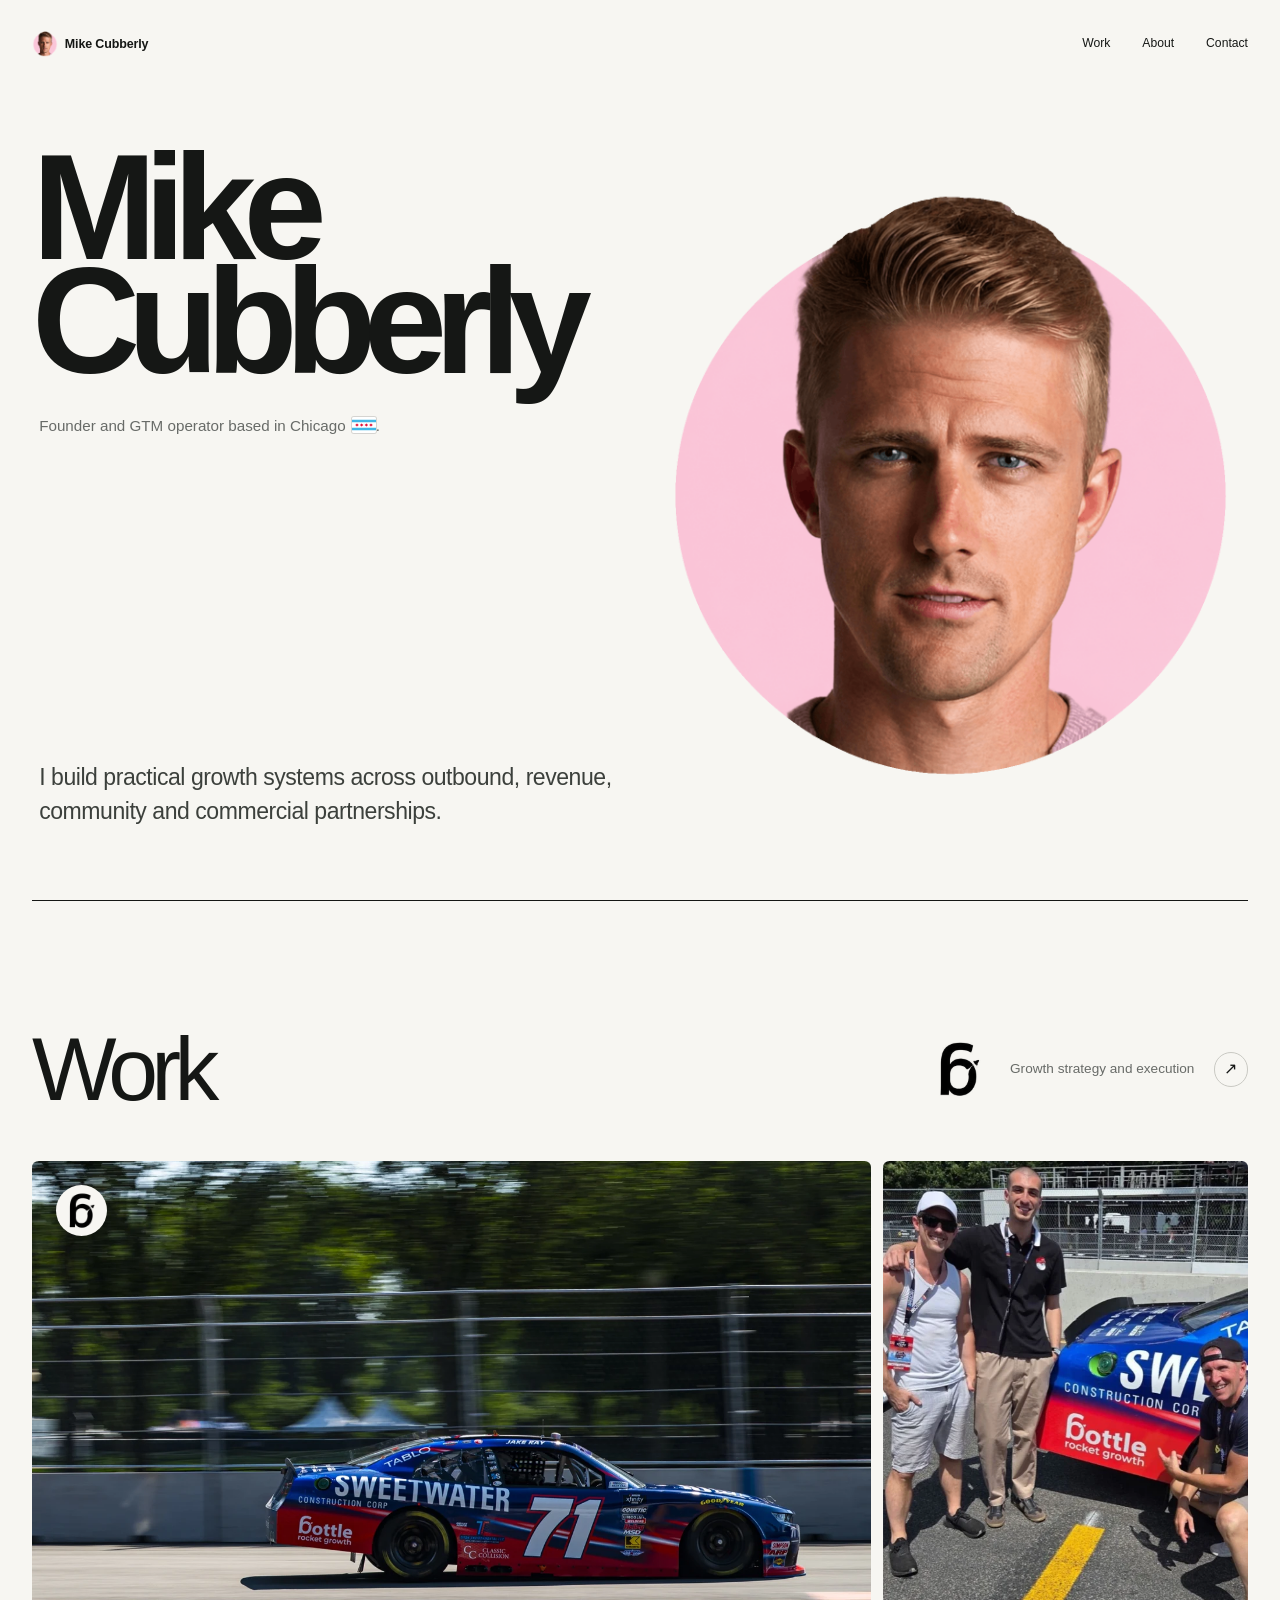
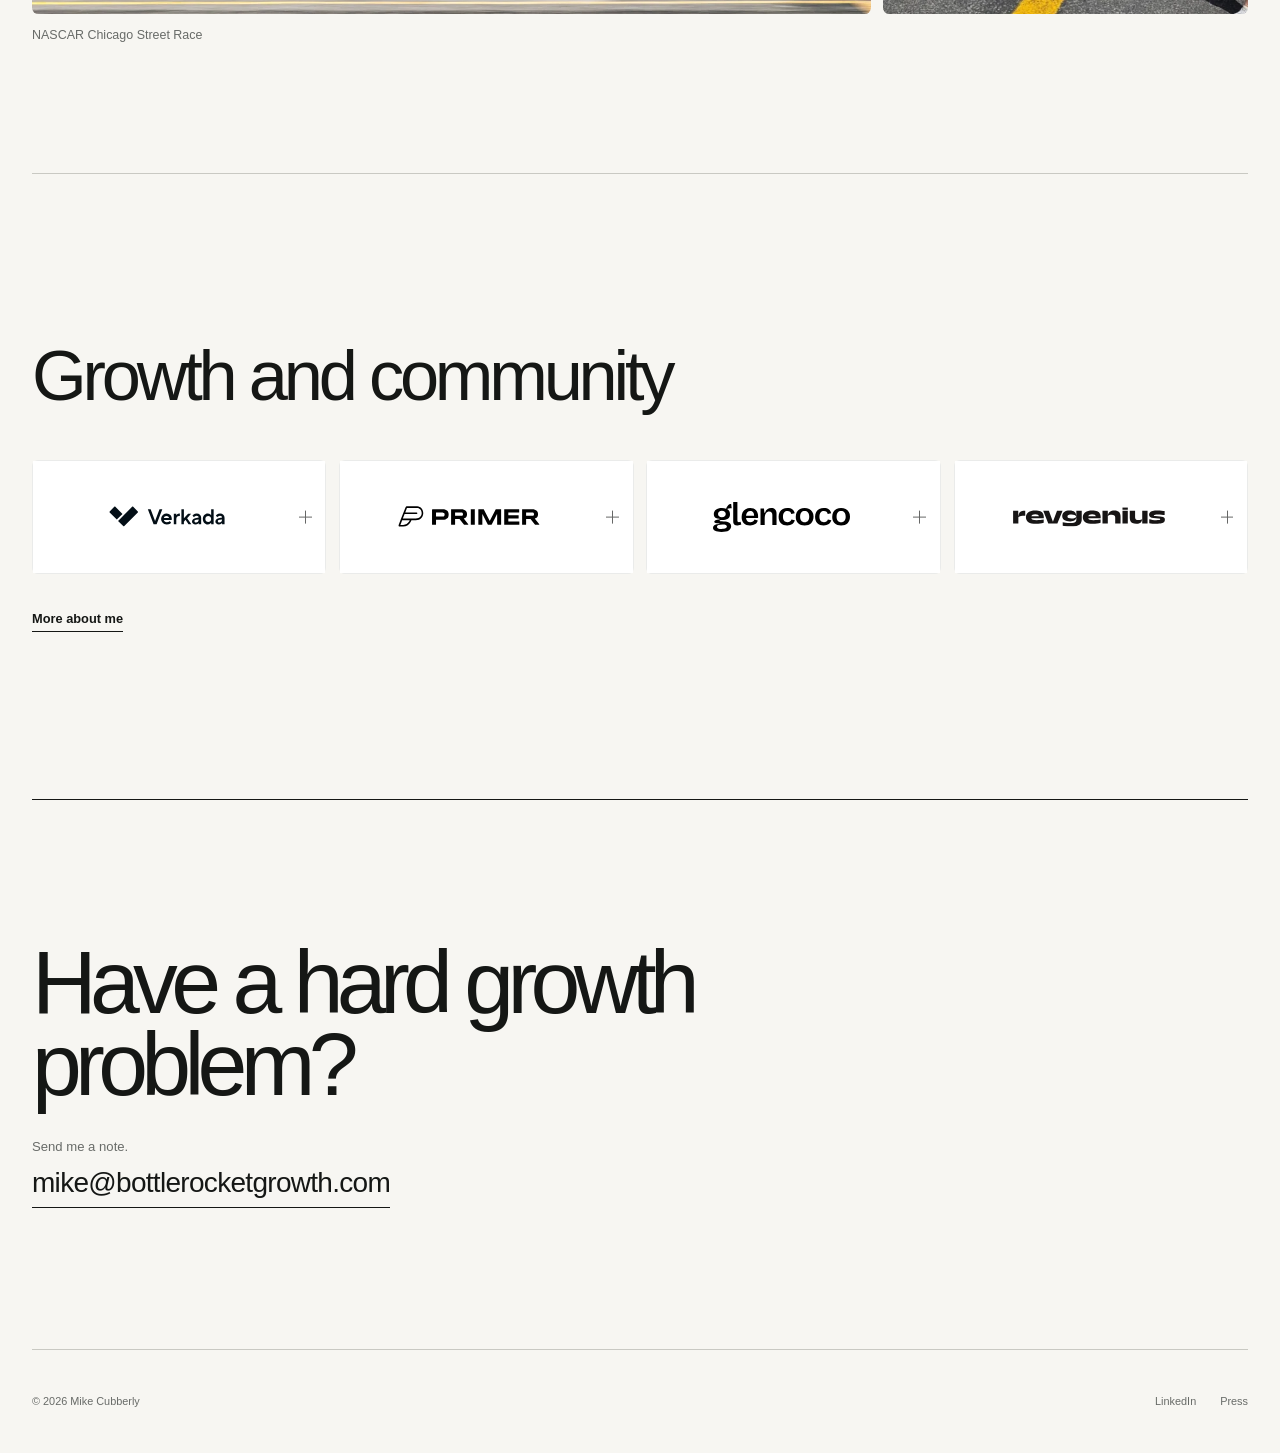
<file: index.html>
<!DOCTYPE html>
<html lang="en-US">
<head>
  <meta charset="UTF-8">
  <meta name="viewport" content="width=device-width, initial-scale=1.0">
  <title>Mike Cubberly | Founder and GTM Operator</title>
  <meta name="description" content="Mike Cubberly is a Chicago-based founder and GTM operator working across outbound, revenue, community and commercial partnerships.">
  <meta name="author" content="Mike Cubberly">
  <meta name="robots" content="index, follow, max-image-preview:large">
  <meta name="theme-color" content="#f7f6f2">
  <link rel="canonical" href="https://mikecubberly.com/">
  <meta property="og:type" content="profile">
  <meta property="og:url" content="https://mikecubberly.com/">
  <meta property="og:title" content="Mike Cubberly | Founder and GTM Operator">
  <meta property="og:description" content="Founder and GTM operator based in Chicago.">
  <meta property="og:image" content="https://mikecubberly.com/og.png?v=2">
  <meta property="og:site_name" content="Mike Cubberly">
  <meta name="twitter:card" content="summary_large_image">
  <meta name="twitter:title" content="Mike Cubberly | Founder and GTM Operator">
  <meta name="twitter:description" content="Founder and GTM operator based in Chicago.">
  <meta name="twitter:image" content="https://mikecubberly.com/og.png?v=2">
  <link rel="icon" type="image/png" sizes="64x64" href="/mike-cubberly-favicon.png">
  <link rel="stylesheet" href="/styles.css?v=8">
  <script type="application/ld+json">
  {
    "@context": "https://schema.org",
    "@graph": [
      {
        "@type": "Person",
        "@id": "https://mikecubberly.com/#person",
        "name": "Mike Cubberly",
        "url": "https://mikecubberly.com/",
        "image": "https://mikecubberly.com/mike-cubberly-clean.png?v=3",
        "jobTitle": "Founder and GTM Operator",
        "description": "Chicago-based founder and GTM operator building outbound systems, revenue infrastructure, and companies.",
        "worksFor": [
          {"@type": "Organization", "@id": "https://bottlerocketgrowth.com/#organization", "name": "Bottle Rocket Growth", "url": "https://bottlerocketgrowth.com/"}
        ],
        "alumniOf": [
          {"@type": "Organization", "name": "Verkada"},
          {"@type": "Organization", "name": "Primer"},
          {"@type": "Organization", "name": "Glencoco"}
        ],
        "address": {"@type": "PostalAddress", "addressLocality": "Chicago", "addressRegion": "IL", "addressCountry": "US"},
        "email": "mike@bottlerocketgrowth.com",
        "sameAs": [
          "https://www.linkedin.com/in/mikecubberly"
        ]
      },
      {
        "@type": "WebSite",
        "@id": "https://mikecubberly.com/#website",
        "url": "https://mikecubberly.com/",
        "name": "Mike Cubberly",
        "publisher": {"@id": "https://mikecubberly.com/#person"},
        "inLanguage": "en-US"
      },
      {
        "@type": "WebPage",
        "@id": "https://mikecubberly.com/#webpage",
        "url": "https://mikecubberly.com/",
        "name": "Mike Cubberly | Founder and GTM Operator",
        "isPartOf": {"@id": "https://mikecubberly.com/#website"},
        "mainEntity": {"@id": "https://mikecubberly.com/#person"}
      }
    ]
  }
  </script>
</head>
<body>
  <header class="site-header">
    <a class="brand" href="/"><img class="brand-avatar" src="/mike-cubberly-favicon.png" alt="" width="26" height="26">Mike Cubberly</a>
    <nav class="site-nav" aria-label="Main navigation">
      <a href="#work">Work</a>
      <a href="/about.html">About</a>
      <a href="#contact">Contact</a>
    </nav>
  </header>

  <main>
    <section class="home-hero" aria-labelledby="hero-title">
      <div class="hero-name">
        <h1 id="hero-title">Mike<br>Cubberly</h1>
        <p>Founder and GTM operator based in <span class="city">Chicago<img class="city-flag" src="/assets/chicago-flag.svg" alt="" width="24" height="16"></span>.</p>
      </div>

      <figure class="hero-portrait">
        <img src="/mike-cubberly-clean.png?v=3" alt="Mike Cubberly" width="1254" height="1254">
      </figure>

      <p class="hero-summary">I build practical growth systems across outbound, revenue, community and commercial partnerships.</p>
    </section>

    <section class="work-section" id="work" aria-labelledby="work-title">
      <header class="work-heading">
        <h2 id="work-title">Work</h2>
        <a class="work-brand" href="https://bottlerocketgrowth.com" target="_blank" rel="noopener">
          <img src="/brg-logo.png" alt="Bottle Rocket Growth" width="64" height="64">
          <span>Growth strategy and execution</span>
          <span class="work-arrow" aria-hidden="true">↗</span>
        </a>
      </header>

      <figure class="race-feature">
        <div class="race-gallery">
          <div class="race-action">
            <img class="race-photo" src="/assets/chicago-nascar.webp" alt="The No. 71 NASCAR race car carrying the Bottle Rocket Growth logo on the Chicago street course" width="1440" height="958" loading="lazy" decoding="async">
            <img class="race-mark" src="/brg-logo.png" alt="" width="52" height="52" loading="lazy" decoding="async">
          </div>
          <div class="race-trackside">
            <img class="race-photo" src="/assets/chicago-trackside.webp" alt="Mike Cubberly trackside with the No. 71 NASCAR race car" width="564" height="848" loading="lazy" decoding="async">
          </div>
        </div>
        <figcaption>NASCAR Chicago Street Race</figcaption>
      </figure>
    </section>

    <section class="experience-section" aria-labelledby="experience-title">
      <h2 id="experience-title">Growth and community</h2>
      <ul class="experience-logos" aria-label="Experience">
        <li>
          <details class="experience-card" name="company-experience">
            <summary>
              <img src="/assets/verkada.svg" alt="Verkada" width="96" height="24" loading="lazy">
              <span class="experience-toggle" aria-hidden="true"></span>
            </summary>
            <div class="experience-detail">
              <h3>Expansion Marketing Development Manager</h3>
              <p>I joined as employee 120 and moved from sales development into leading top-of-funnel demand generation. I built the Marketing Development Representative program, hired and coached <strong>40+ reps</strong> and helped open the Salt Lake City office. The team averaged <strong>$3.75M in quarterly pipeline per rep</strong>.</p>
            </div>
          </details>
        </li>
        <li>
          <details class="experience-card experience-logo-primer" name="company-experience">
            <summary>
              <img src="/assets/primer.svg" alt="Primer" width="143" height="20" loading="lazy">
              <span class="experience-toggle" aria-hidden="true"></span>
            </summary>
            <div class="experience-detail">
              <h3>Full-Cycle B2B Account Executive</h3>
              <p>I ran the full sales cycle for Primer’s audience data platform. I worked with B2B marketing teams to improve ad targeting and get more from their campaigns. I brought buyer feedback back to the team to help shape how we took the product to market.</p>
            </div>
          </details>
        </li>
        <li>
          <details class="experience-card" name="company-experience">
            <summary>
              <img src="/assets/glencoco.svg" alt="Glencoco" width="260" height="58" loading="lazy">
              <span class="experience-toggle" aria-hidden="true"></span>
            </summary>
            <div class="experience-detail">
              <h3>Head of Customer Success</h3>
              <p>I started as a GTM consultant and stepped up to lead Customer Success as the SDR marketplace grew to <strong>4,000+ users</strong>. I sold to and managed <strong>20+ startup accounts</strong> and cut onboarding from <strong>45 days to 7</strong> by building a repeatable process for targeting and launch.</p>
            </div>
          </details>
        </li>
        <li>
          <details class="experience-card" name="company-experience">
            <summary>
              <img src="/assets/revgenius.svg" alt="RevGenius" width="200" height="26" loading="lazy">
              <span class="experience-toggle" aria-hidden="true"></span>
            </summary>
            <div class="experience-detail">
              <h3>Head of Community</h3>
              <p>I lead community strategy and programming at RevGenius, which has <strong>110,000+ combined community members and followers</strong>. I built and lead the moderation team, run workshops with partner organizations and advise early-stage founders on community and pipeline growth.</p>
            </div>
          </details>
        </li>
      </ul>
      <a class="text-link" href="/about.html">More about me</a>
    </section>

    <section class="contact-section" id="contact" aria-labelledby="contact-title">
      <h2 id="contact-title">Have a hard growth problem?</h2>
      <p>Send me a note.</p>
      <a class="email-link" href="mailto:mike@bottlerocketgrowth.com">mike@bottlerocketgrowth.com</a>
    </section>
  </main>

  <footer class="site-footer">
    <span>© <span data-year>2026</span> Mike Cubberly</span>
    <div>
      <a href="https://www.linkedin.com/in/mikecubberly" target="_blank" rel="me noopener">LinkedIn</a>
      <a href="/press.html">Press</a>
    </div>
  </footer>

  <script src="/site.js" defer></script>
</body>
</html>
</file>
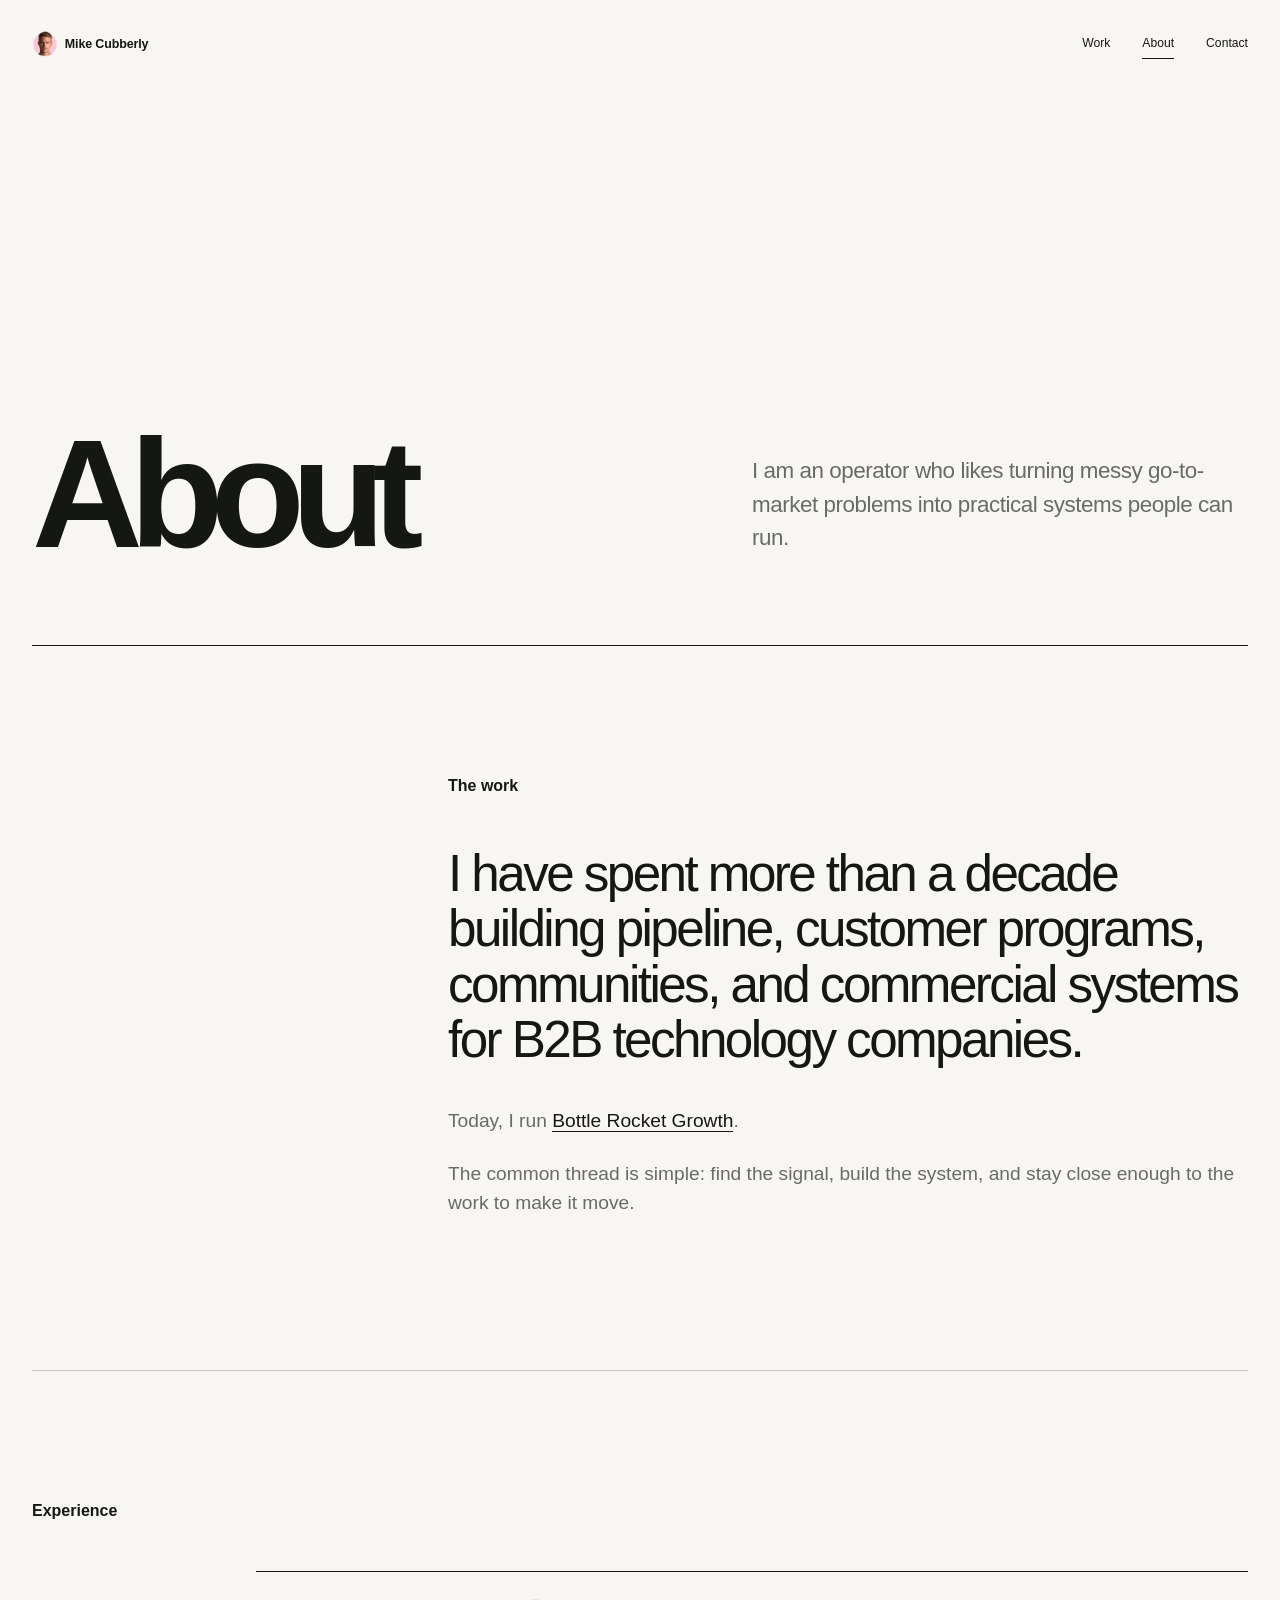
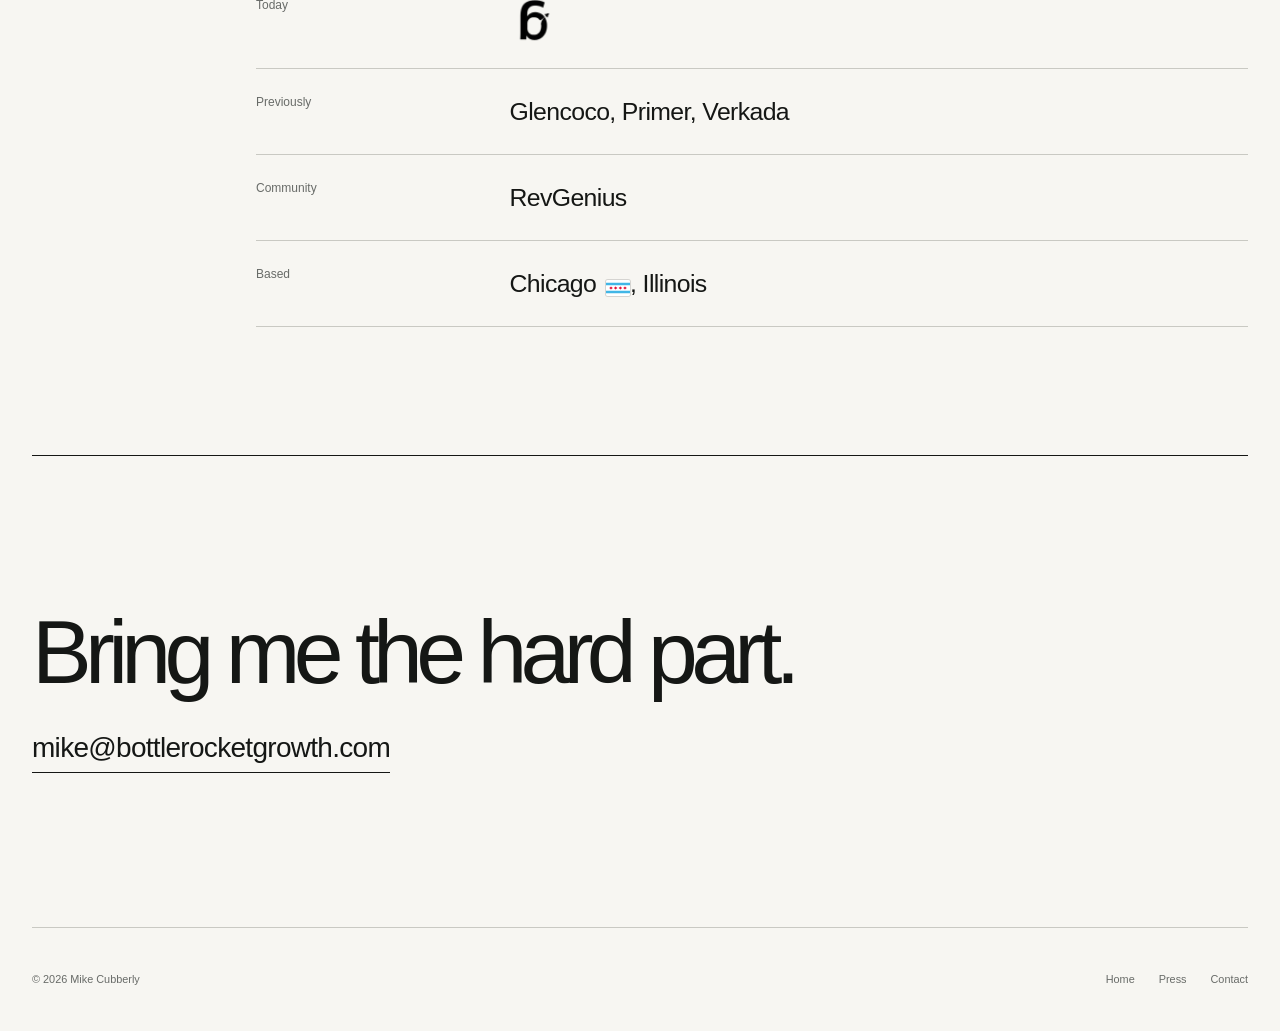
<file: about.html>
<!DOCTYPE html>
<html lang="en-US">
<head>
  <meta charset="UTF-8">
  <meta name="viewport" content="width=device-width, initial-scale=1.0">
  <title>About Mike Cubberly | Founder and GTM Operator</title>
  <meta name="description" content="About Mike Cubberly, a Chicago-based founder and GTM operator with experience across outbound, revenue, community, partnerships, and motorsports.">
  <meta name="author" content="Mike Cubberly">
  <meta name="robots" content="index, follow, max-image-preview:large">
  <meta name="theme-color" content="#f7f6f2">
  <link rel="canonical" href="https://mikecubberly.com/about">
  <meta property="og:type" content="profile">
  <meta property="og:title" content="About Mike Cubberly">
  <meta property="og:description" content="Founder and GTM operator based in Chicago.">
  <meta property="og:image" content="https://mikecubberly.com/og.png?v=2">
  <link rel="icon" type="image/png" sizes="64x64" href="/mike-cubberly-favicon.png">
  <link rel="stylesheet" href="/styles.css?v=8">
  <script type="application/ld+json">
  {
    "@context": "https://schema.org",
    "@graph": [
      {
        "@type": "Person",
        "@id": "https://mikecubberly.com/#person",
        "name": "Mike Cubberly",
        "url": "https://mikecubberly.com/"
      },
      {
        "@type": "WebPage",
        "@id": "https://mikecubberly.com/about#webpage",
        "url": "https://mikecubberly.com/about",
        "name": "About Mike Cubberly | Founder and GTM Operator",
        "isPartOf": {
          "@id": "https://mikecubberly.com/#website"
        },
        "mainEntity": {
          "@id": "https://mikecubberly.com/#person"
        }
      }
    ]
  }
  </script>
</head>
<body>
  <header class="site-header">
    <a class="brand" href="/"><img class="brand-avatar" src="/mike-cubberly-favicon.png" alt="" width="26" height="26">Mike Cubberly</a>
    <nav class="site-nav" aria-label="Main navigation">
      <a href="/#work">Work</a>
      <a href="/about.html" aria-current="page">About</a>
      <a href="/contact.html">Contact</a>
    </nav>
  </header>

  <main class="inner-main">
    <section class="page-hero" aria-labelledby="page-title">
      <h1 id="page-title">About</h1>
      <p>I am an operator who likes turning messy go-to-market problems into practical systems people can run.</p>
    </section>

    <section class="reading-section" aria-labelledby="work-heading">
      <h2 id="work-heading">The work</h2>
      <p class="lead">I have spent more than a decade building pipeline, customer programs, communities, and commercial systems for B2B technology companies.</p>
      <p>Today, I run <a href="https://bottlerocketgrowth.com" target="_blank" rel="noopener">Bottle Rocket Growth</a>.</p>
      <p>The common thread is simple: find the signal, build the system, and stay close enough to the work to make it move.</p>
    </section>

    <section class="history-section" aria-labelledby="history-heading">
      <h2 id="history-heading">Experience</h2>
      <dl>
        <div><dt>Today</dt><dd><a href="https://bottlerocketgrowth.com/"><img class="fact-logo" src="/brg-logo.png" alt="Bottle Rocket Growth" width="48" height="48" loading="lazy"></a></dd></div>
        <div><dt>Previously</dt><dd>Glencoco, Primer, Verkada</dd></div>
        <div><dt>Community</dt><dd>RevGenius</dd></div>
        <div><dt>Based</dt><dd><span class="city">Chicago<img class="city-flag" src="/assets/chicago-flag.svg" alt="" width="24" height="16"></span>, Illinois</dd></div>
      </dl>
    </section>

    <section class="simple-cta">
      <p>Bring me the hard part.</p>
      <a class="email-link" href="mailto:mike@bottlerocketgrowth.com">mike@bottlerocketgrowth.com</a>
    </section>
  </main>

  <footer class="site-footer">
    <span>© <span data-year>2026</span> Mike Cubberly</span>
    <div><a href="/">Home</a><a href="/press.html">Press</a><a href="/contact.html">Contact</a></div>
  </footer>
  <script src="/site.js" defer></script>
</body>
</html>
</file>
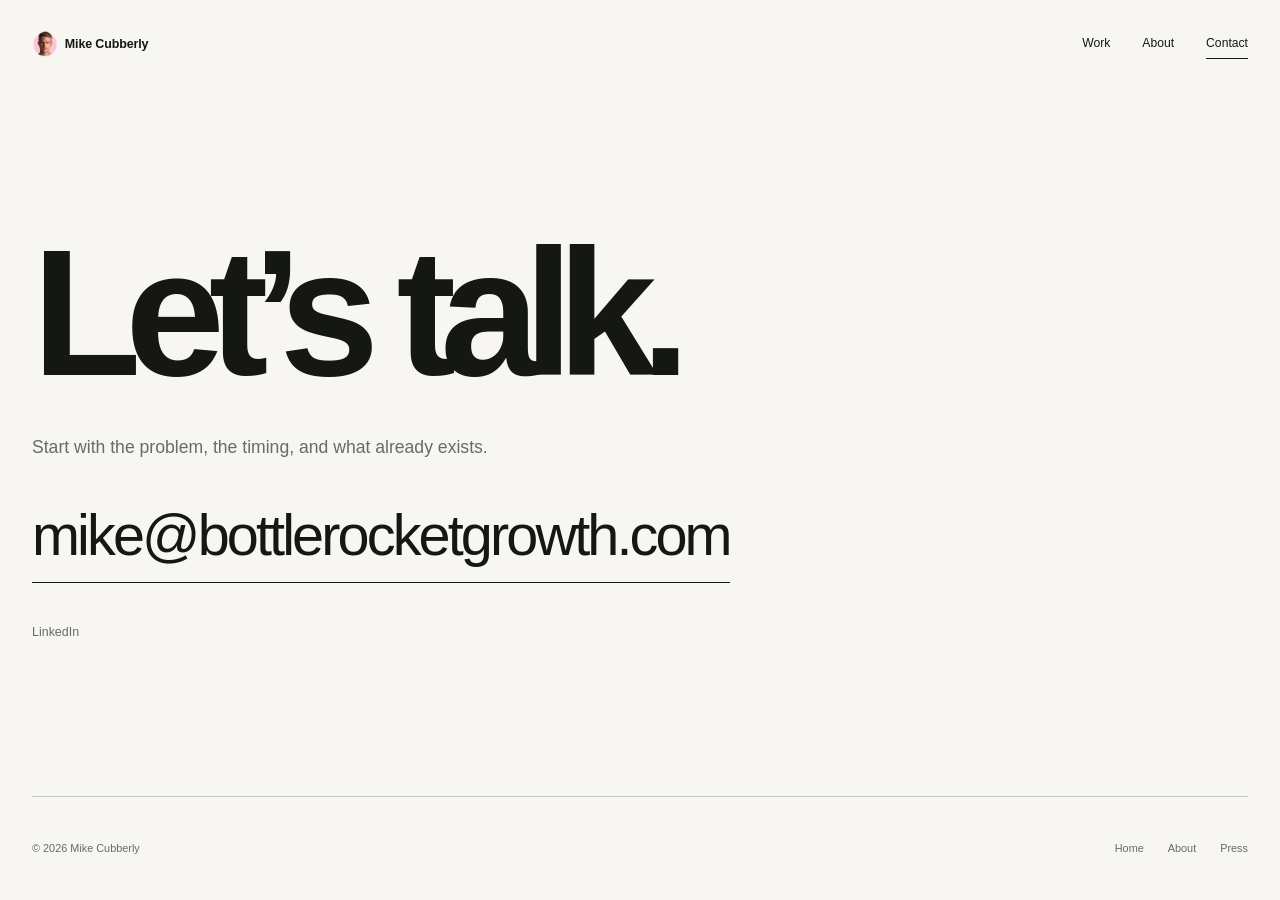
<file: contact.html>
<!DOCTYPE html>
<html lang="en-US">
<head>
  <meta charset="UTF-8">
  <meta name="viewport" content="width=device-width, initial-scale=1.0">
  <title>Contact Mike Cubberly</title>
  <meta name="description" content="Contact Mike Cubberly by email, LinkedIn, or phone.">
  <meta name="author" content="Mike Cubberly">
  <meta name="robots" content="index, follow">
  <meta name="theme-color" content="#f7f6f2">
  <link rel="canonical" href="https://mikecubberly.com/contact">
  <meta property="og:title" content="Contact Mike Cubberly">
  <meta property="og:description" content="Start with a short note about the problem worth solving.">
  <link rel="icon" type="image/png" sizes="64x64" href="/mike-cubberly-favicon.png">
  <link rel="stylesheet" href="/styles.css?v=8">
</head>
<body>
  <header class="site-header">
    <a class="brand" href="/"><img class="brand-avatar" src="/mike-cubberly-favicon.png" alt="" width="26" height="26">Mike Cubberly</a>
    <nav class="site-nav" aria-label="Main navigation">
      <a href="/#work">Work</a>
      <a href="/about.html">About</a>
      <a href="/contact.html" aria-current="page">Contact</a>
    </nav>
  </header>

  <main class="contact-main">
    <h1>Let’s talk.</h1>
    <p>Start with the problem, the timing, and what already exists.</p>
    <a class="contact-email" href="mailto:mike@bottlerocketgrowth.com">mike@bottlerocketgrowth.com</a>
    <div class="contact-links">
      <a href="https://www.linkedin.com/in/mikecubberly" target="_blank" rel="me noopener">LinkedIn</a>
    </div>
  </main>

  <footer class="site-footer">
    <span>© <span data-year>2026</span> Mike Cubberly</span>
    <div><a href="/">Home</a><a href="/about.html">About</a><a href="/press.html">Press</a></div>
  </footer>
  <script src="/site.js" defer></script>
</body>
</html>
</file>
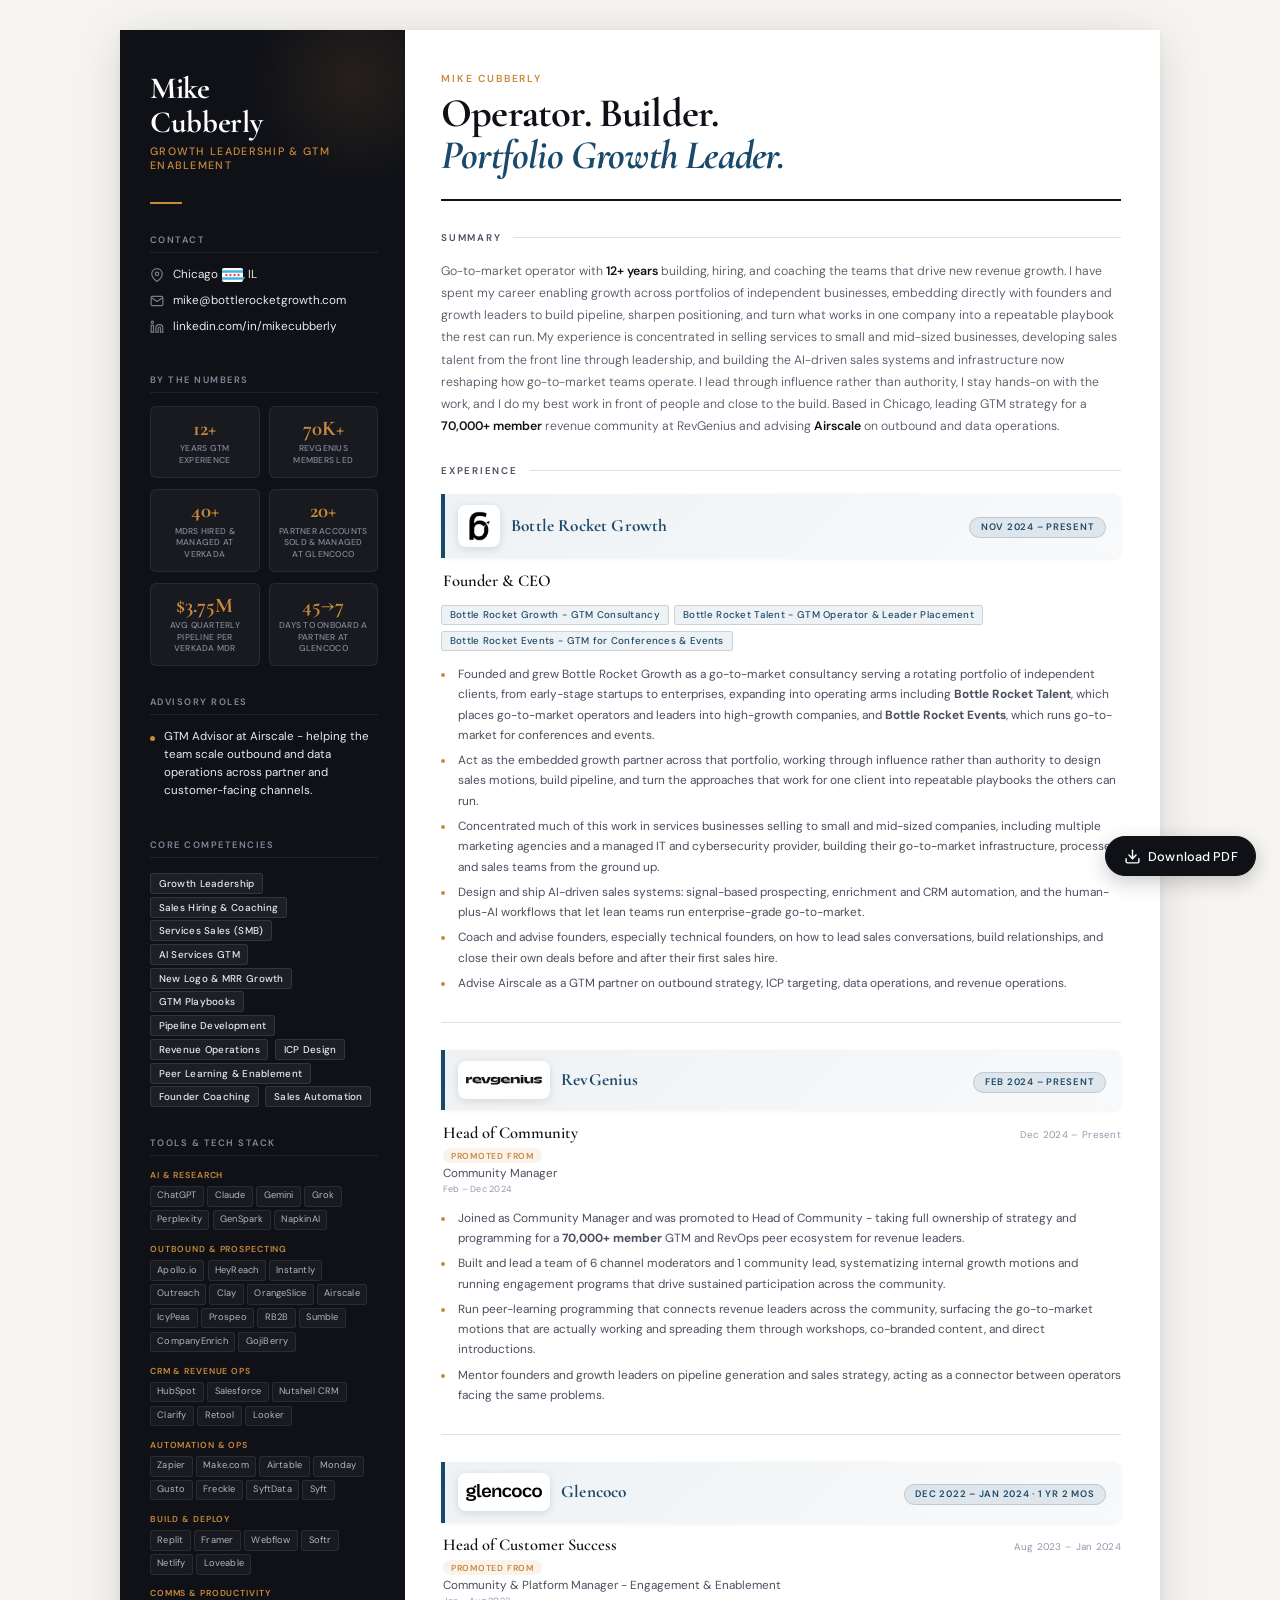
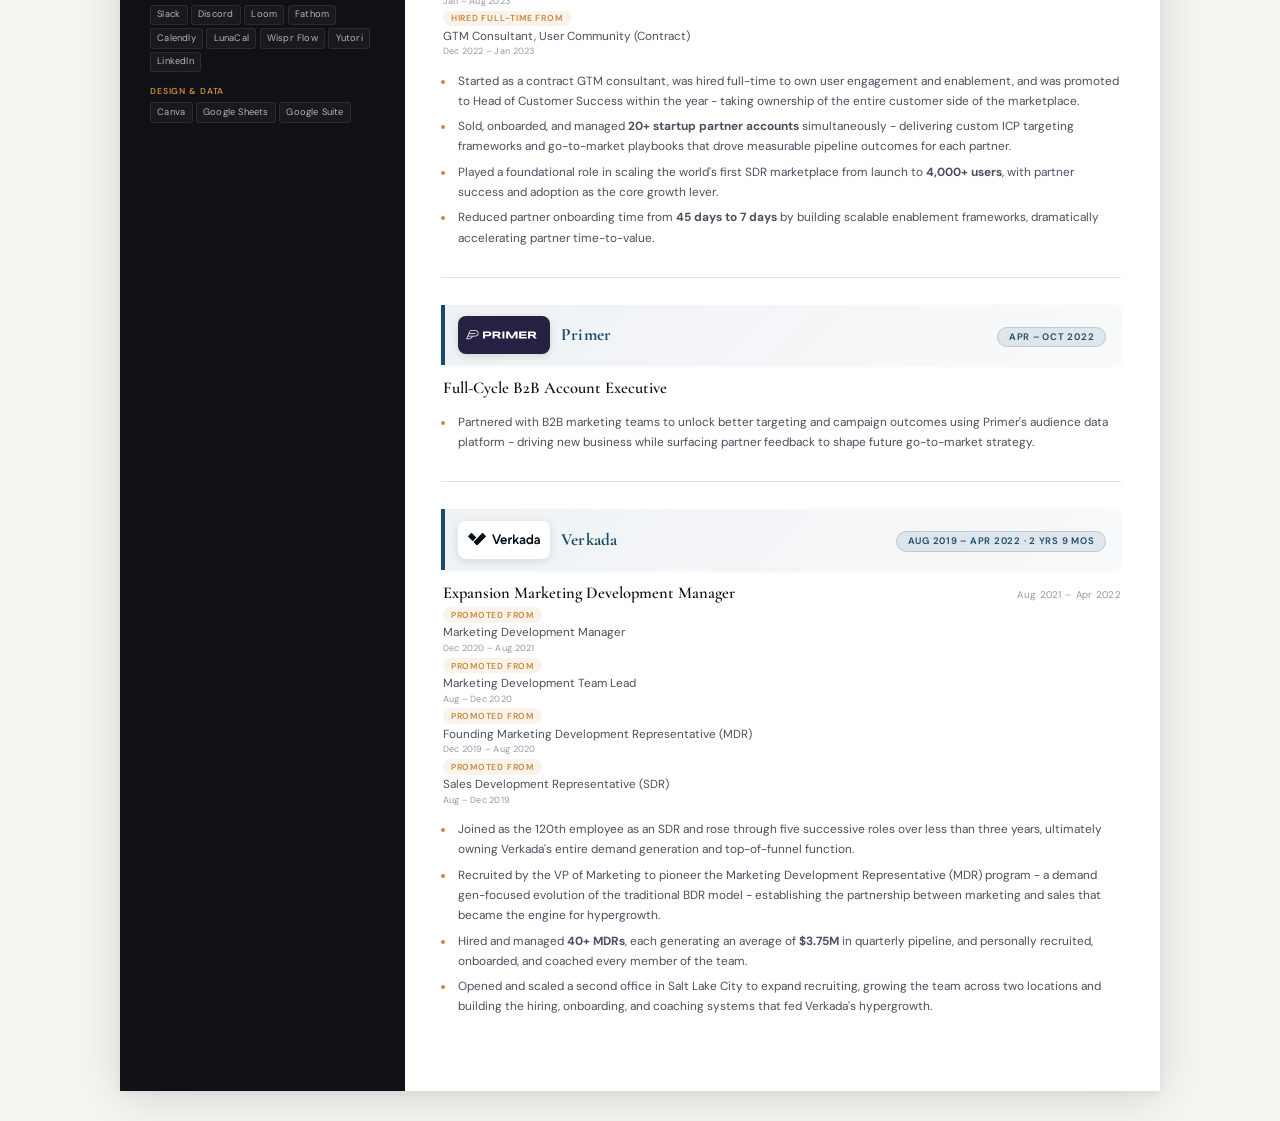
<file: lyra.html>
<!DOCTYPE html>
<html lang="en">
<head>
<meta charset="UTF-8">
<meta name="viewport" content="width=device-width, initial-scale=1.0">
<meta name="robots" content="noindex, nofollow">
<title>Mike Cubberly - Growth Leadership & GTM Enablement</title>
<link rel="preconnect" href="https://fonts.googleapis.com">
<link href="https://fonts.googleapis.com/css2?family=Cormorant+Garamond:ital,wght@0,400;0,600;0,700;1,400&family=DM+Sans:wght@300;400;500;600&display=swap" rel="stylesheet">
<style>
  *, *::before, *::after { box-sizing: border-box; margin: 0; padding: 0; }

  :root {
    --ink: #0f1117;
    --mid: #4a4f5e;
    --light: #9099ab;
    --rule: #dde1e8;
    --accent: #1a4a6b;
    --accent-warm: #c9893a;
    --bg: #f7f5f1;
    --white: #ffffff;
    --sidebar-bg: #0f1117;
    --sidebar-text: #e8eaf0;
    --sidebar-muted: #828899;
    --sidebar-accent: #c9893a;
  }

  html { font-size: 15px; }

  body {
    font-family: 'DM Sans', sans-serif;
    background: var(--bg);
    color: var(--ink);
    min-height: 100vh;
    display: flex;
    justify-content: center;
    align-items: flex-start;
    padding: 2rem 1rem;
  }

  .page {
    width: 100%;
    max-width: 1040px;
    background: var(--white);
    box-shadow: 0 8px 48px rgba(15,17,23,0.13), 0 2px 8px rgba(15,17,23,0.06);
    display: grid;
    grid-template-columns: 285px 1fr;
    animation: fadeUp 0.7s cubic-bezier(0.22,1,0.36,1) both;
  }

  @keyframes fadeUp {
    from { opacity: 0; transform: translateY(28px); }
    to   { opacity: 1; transform: translateY(0); }
  }

  /* SIDEBAR */
  .sidebar {
    background: var(--sidebar-bg);
    padding: 2.8rem 1.8rem 2.8rem 2rem;
    display: flex;
    flex-direction: column;
    position: relative;
    overflow: hidden;
  }

  .sidebar::before {
    content: '';
    position: absolute;
    top: -60px; right: -60px;
    width: 220px; height: 220px;
    border-radius: 50%;
    background: radial-gradient(circle, rgba(201,137,58,0.12), transparent 70%);
    pointer-events: none;
  }

  .sidebar-name {
    font-family: 'Cormorant Garamond', serif;
    font-size: 2.05rem;
    font-weight: 700;
    color: var(--white);
    line-height: 1.1;
    letter-spacing: -0.01em;
    margin-bottom: 0.3rem;
  }

  .sidebar-title {
    font-size: 0.72rem;
    font-weight: 500;
    letter-spacing: 0.12em;
    text-transform: uppercase;
    color: var(--sidebar-accent);
    margin-bottom: 2rem;
  }

  .sidebar-divider {
    width: 32px; height: 2px;
    background: var(--sidebar-accent);
    margin-bottom: 2rem;
    border: none;
  }

  .sidebar-section { margin-bottom: 2rem; }

  .sidebar-section-label {
    font-size: 0.62rem;
    font-weight: 600;
    letter-spacing: 0.16em;
    text-transform: uppercase;
    color: var(--sidebar-muted);
    margin-bottom: 0.85rem;
    padding-bottom: 0.4rem;
    border-bottom: 1px solid rgba(255,255,255,0.07);
  }

  .contact-item {
    display: flex;
    align-items: flex-start;
    gap: 0.6rem;
    margin-bottom: 0.65rem;
  }

  .contact-icon {
    width: 14px; height: 14px;
    flex-shrink: 0;
    margin-top: 2px;
    opacity: 0.5;
    color: var(--sidebar-text);
  }

  .contact-item a,
  .contact-item span {
    font-size: 0.78rem;
    color: var(--sidebar-text);
    text-decoration: none;
    line-height: 1.4;
    word-break: break-all;
  }

  .contact-item a:hover { color: var(--sidebar-accent); }

  .stat-grid {
    display: grid;
    grid-template-columns: 1fr 1fr;
    gap: 0.75rem 0.6rem;
  }

  .stat-box {
    background: rgba(255,255,255,0.04);
    border: 1px solid rgba(255,255,255,0.07);
    border-radius: 6px;
    padding: 0.7rem 0.6rem;
    text-align: center;
  }

  .stat-num {
    font-family: 'Cormorant Garamond', serif;
    font-size: 1.4rem;
    font-weight: 700;
    color: var(--sidebar-accent);
    line-height: 1;
    display: block;
  }

  .stat-label {
    font-size: 0.57rem;
    font-weight: 500;
    letter-spacing: 0.03em;
    color: var(--sidebar-muted);
    margin-top: 0.3rem;
    display: block;
    text-transform: uppercase;
    line-height: 1.35;
  }

  .advisory-item {
    font-size: 0.77rem;
    color: var(--sidebar-text);
    line-height: 1.55;
    padding-left: 0.9rem;
    position: relative;
    margin-bottom: 0.6rem;
  }

  .advisory-item::before {
    content: '';
    position: absolute;
    left: 0; top: 8px;
    width: 5px; height: 5px;
    border-radius: 50%;
    background: var(--sidebar-accent);
  }

  .skill-tag {
    display: inline-block;
    font-size: 0.66rem;
    font-weight: 500;
    letter-spacing: 0.03em;
    color: var(--sidebar-text);
    background: rgba(255,255,255,0.06);
    border: 1px solid rgba(255,255,255,0.1);
    border-radius: 3px;
    padding: 0.2rem 0.5rem;
    margin: 0.18rem 0.18rem 0 0;
  }

  /* MAIN */
  .main {
    padding: 2.8rem 2.6rem 2.8rem 2.4rem;
    display: flex;
    flex-direction: column;
  }

  .main-header {
    margin-bottom: 2rem;
    padding-bottom: 1.4rem;
    border-bottom: 2px solid var(--ink);
  }

  .main-header-eyebrow {
    font-size: 0.68rem;
    font-weight: 600;
    letter-spacing: 0.18em;
    text-transform: uppercase;
    color: var(--accent-warm);
    margin-bottom: 0.5rem;
  }

  .main-header h1 {
    font-family: 'Cormorant Garamond', serif;
    font-size: 2.7rem;
    font-weight: 700;
    color: var(--ink);
    line-height: 1.05;
    letter-spacing: -0.02em;
  }

  .main-header h1 em {
    font-style: italic;
    color: var(--accent);
  }

  .section { margin-bottom: 1.8rem; }

  .section-header {
    display: flex;
    align-items: center;
    gap: 0.8rem;
    margin-bottom: 1.1rem;
  }

  .section-header h2 {
    font-size: 0.65rem;
    font-weight: 600;
    letter-spacing: 0.18em;
    text-transform: uppercase;
    color: var(--mid);
    white-space: nowrap;
  }

  .section-header::after {
    content: '';
    flex: 1;
    height: 1px;
    background: var(--rule);
  }

  .summary-text {
    font-size: 0.82rem;
    line-height: 1.8;
    color: var(--mid);
    font-weight: 300;
  }

  .summary-text strong { color: var(--ink); font-weight: 600; }

  /* Company logo in bar */
  .company-logo {
    width: 42px;
    height: 42px;
    border-radius: 8px;
    object-fit: contain;
    flex-shrink: 0;
    box-shadow: 0 2px 8px rgba(15,17,23,0.12);
  }

  .company-logo.wordmark {
    width: clamp(64px, 10vw, 92px);
    height: 38px;
    padding: 8px;
    border-radius: 8px !important;
    background: white;
  }

  .company-logo.wordmark-primer {
    background: #262142;
  }

  .city-flag {
    display: inline-block;
    width: 21px;
    height: 14px;
    margin-left: 0.35em;
    vertical-align: middle;
    border-radius: 2px;
    box-shadow: 0 0 0 1px #15171526;
  }

  .company-logo-fallback {
    width: 42px;
    height: 42px;
    border-radius: 8px;
    background: var(--accent);
    color: white;
    font-size: 0.65rem;
    font-weight: 700;
    display: none !important;
    align-items: center;
    justify-content: center;
    flex-shrink: 0;
    letter-spacing: 0;
    font-family: 'DM Sans', sans-serif;
  }

  /* COMPANY BLOCKS */
  .company-block {
    margin-bottom: 1.8rem;
    padding-bottom: 1.6rem;
    border-bottom: 1px solid var(--rule);
  }

  .company-block:last-child {
    border-bottom: none;
    margin-bottom: 0;
    padding-bottom: 0;
  }

  .company-bar {
    display: flex;
    align-items: center;
    gap: 1rem;
    background: linear-gradient(135deg, rgba(26,74,107,0.07) 0%, rgba(26,74,107,0.03) 100%);
    border-left: 4px solid var(--accent);
    border-radius: 0 8px 8px 0;
    padding: 0.75rem 1rem 0.75rem 0.85rem;
    margin-bottom: 0.85rem;
    box-shadow: 0 1px 4px rgba(15,17,23,0.06);
  }

  .company-bar-left {
    display: flex;
    align-items: center;
    gap: 0.75rem;
    flex: 1;
    min-width: 0;
  }

  .company-bar-right {
    flex-shrink: 0;
  }

  .company-name {
    font-family: 'Cormorant Garamond', serif;
    font-size: 1.15rem;
    font-weight: 700;
    letter-spacing: 0.01em;
    color: var(--accent);
    text-decoration: none;
    line-height: 1.15;
    display: block;
  }

  .company-name:hover { color: var(--accent-warm); }

  .company-tenure {
    font-size: 0.63rem;
    font-weight: 600;
    letter-spacing: 0.08em;
    text-transform: uppercase;
    color: var(--accent);
    background: rgba(26,74,107,0.1);
    border: 1px solid rgba(26,74,107,0.18);
    border-radius: 20px;
    padding: 0.22rem 0.7rem;
    white-space: nowrap;
  }

  /* Sub-role date displayed inline below title */
  .role-sub-wrap {
    display: flex;
    flex-direction: column;
    gap: 0.05rem;
  }

  .role-sub-date {
    font-size: 0.6rem;
    color: var(--light);
    letter-spacing: 0.03em;
  }

  /* Role progression track */
  .role-track {
    display: flex;
    flex-direction: column;
    margin-bottom: 0.8rem;
    padding-left: 0.1rem;
  }

  .role-row {
    display: flex;
    align-items: baseline;
    gap: 0.65rem;
    position: relative;
    padding-left: 0;
    margin-bottom: 0.08rem;
  }

  .role-row::before {
    display: none;
  }

  .role-title-main {
    font-family: 'Cormorant Garamond', serif;
    font-size: 1.1rem;
    font-weight: 600;
    color: var(--ink);
    line-height: 1.25;
  }

  .role-title-sub {
    font-size: 0.78rem;
    font-weight: 400;
    color: var(--mid);
    line-height: 1.35;
  }

  .role-date {
    font-size: 0.65rem;
    color: var(--light);
    white-space: nowrap;
    letter-spacing: 0.03em;
    flex-shrink: 0;
    margin-left: auto;
  }

  .promo-pill {
    font-size: 0.58rem;
    font-weight: 600;
    letter-spacing: 0.09em;
    text-transform: uppercase;
    color: var(--accent-warm);
    background: rgba(201,137,58,0.1);
    border-radius: 20px;
    padding: 0.12rem 0.55rem;
    margin: 0.18rem 0 0.18rem 0;
    display: inline-block;
    width: fit-content;
  }

  /* Brand tags */
  .brand-row {
    display: flex;
    flex-wrap: wrap;
    gap: 0.38rem;
    margin: 0.5rem 0 0.85rem 0;
  }

  .brand-tag {
    font-size: 0.65rem;
    font-weight: 500;
    color: var(--accent);
    background: rgba(26,74,107,0.07);
    border: 1px solid rgba(26,74,107,0.18);
    border-radius: 3px;
    padding: 0.18rem 0.52rem;
    text-decoration: none;
    letter-spacing: 0.03em;
  }

  .brand-tag:hover { background: rgba(26,74,107,0.14); }

  /* Bullets */
  .role-bullets { list-style: none; padding: 0; }

  .role-bullets li {
    font-size: 0.79rem;
    line-height: 1.72;
    color: var(--mid);
    padding-left: 1.1rem;
    position: relative;
    margin-bottom: 0.32rem;
  }

  .role-bullets li::before {
    content: '';
    position: absolute;
    left: 0; top: 9px;
    width: 4px; height: 4px;
    border-radius: 50%;
    background: var(--accent-warm);
  }

  .role-bullets a { color: var(--accent); text-decoration: none; }
  .role-bullets a:hover { color: var(--accent-warm); }

  .tools-category {
    margin-bottom: 0.85rem;
  }

  .tools-cat-label {
    font-size: 0.58rem;
    font-weight: 600;
    letter-spacing: 0.1em;
    text-transform: uppercase;
    color: var(--sidebar-accent);
    margin-bottom: 0.35rem;
  }

  .tools-tags {
    display: flex;
    flex-wrap: wrap;
    gap: 0.22rem;
  }

  .tool-tag {
    display: inline-block;
    font-size: 0.62rem;
    font-weight: 400;
    color: rgba(232,234,240,0.75);
    background: rgba(255,255,255,0.04);
    border: 1px solid rgba(255,255,255,0.08);
    border-radius: 3px;
    padding: 0.15rem 0.42rem;
    letter-spacing: 0.02em;
    line-height: 1.5;
  }

  /* DOWNLOAD PDF BUTTON */
  .download-btn {
    position: fixed;
    bottom: 1.6rem;
    right: 1.6rem;
    z-index: 50;
    display: inline-flex;
    align-items: center;
    gap: 0.5rem;
    padding: 0.7rem 1.15rem;
    background: var(--ink);
    color: var(--white);
    border: 1px solid var(--ink);
    border-radius: 999px;
    font-family: 'DM Sans', sans-serif;
    font-size: 0.85rem;
    font-weight: 500;
    letter-spacing: 0.01em;
    cursor: pointer;
    box-shadow: 0 6px 20px rgba(15,17,23,0.22);
    transition: background 0.2s ease, color 0.2s ease, transform 0.2s ease, box-shadow 0.2s ease;
  }
  .download-btn:hover {
    background: var(--accent-warm);
    border-color: var(--accent-warm);
    color: var(--ink);
    transform: translateY(-2px);
    box-shadow: 0 10px 26px rgba(201,137,58,0.35);
  }
  .download-btn:active { transform: translateY(0); }
  .download-btn svg { width: 17px; height: 17px; flex-shrink: 0; }
  @media (max-width: 740px) {
    .download-btn { bottom: 1rem; right: 1rem; padding: 0.6rem 1rem; font-size: 0.8rem; }
  }

  @media print {
    body { background: white; padding: 0; }
    .page { box-shadow: none; max-width: 100%; }
    .company-block { page-break-inside: avoid; }
    .download-btn { display: none !important; }
  }

  @media (max-width: 740px) {
    .page { grid-template-columns: 1fr; }
    .sidebar { padding: 2rem 1.6rem; }
    .stat-grid { grid-template-columns: repeat(3, 1fr); }
    .main { padding: 2rem 1.6rem; }
  }
</style>
</head>
<body>
<button class="download-btn" onclick="window.print()" aria-label="Download resume as PDF">
  <svg viewBox="0 0 24 24" fill="none" stroke="currentColor" stroke-width="2" stroke-linecap="round" stroke-linejoin="round"><path d="M21 15v4a2 2 0 0 1-2 2H5a2 2 0 0 1-2-2v-4"/><polyline points="7 10 12 15 17 10"/><line x1="12" y1="15" x2="12" y2="3"/></svg>
  <span>Download PDF</span>
</button>
<div class="page">

  <!-- SIDEBAR -->
  <aside class="sidebar">
    <div class="sidebar-name">Mike<br>Cubberly</div>
    <div class="sidebar-title">Growth Leadership &amp; GTM Enablement</div>
    <hr class="sidebar-divider">

    <div class="sidebar-section">
      <div class="sidebar-section-label">Contact</div>

      <div class="contact-item">
        <svg class="contact-icon" viewBox="0 0 24 24" fill="none" stroke="currentColor" stroke-width="2"><path d="M21 10c0 7-9 13-9 13s-9-6-9-13a9 9 0 0118 0z"/><circle cx="12" cy="10" r="3"/></svg>
        <span>Chicago<img class="city-flag" src="/assets/chicago-flag.svg" alt="" width="24" height="16">, IL</span>
      </div>
      <div class="contact-item">
        <svg class="contact-icon" viewBox="0 0 24 24" fill="none" stroke="currentColor" stroke-width="2"><path d="M4 4h16c1.1 0 2 .9 2 2v12c0 1.1-.9 2-2 2H4c-1.1 0-2-.9-2-2V6c0-1.1.9-2 2-2z"/><polyline points="22,6 12,13 2,6"/></svg>
        <!-- email_off --><a href="mailto:mike@bottlerocketgrowth.com">mike@bottlerocketgrowth.com</a><!-- /email_off -->
      </div>
      <div class="contact-item">
        <svg class="contact-icon" viewBox="0 0 24 24" fill="none" stroke="currentColor" stroke-width="2"><path d="M16 8a6 6 0 016 6v7h-4v-7a2 2 0 00-2-2 2 2 0 00-2 2v7h-4v-7a6 6 0 016-6z"/><rect x="2" y="9" width="4" height="12"/><circle cx="4" cy="4" r="2"/></svg>
        <a href="https://www.linkedin.com/in/mikecubberly/" target="_blank">linkedin.com/in/mikecubberly</a>
      </div>
    </div>

    <div class="sidebar-section">
      <div class="sidebar-section-label">By the Numbers</div>
      <div class="stat-grid">
        <div class="stat-box">
          <span class="stat-num">12+</span>
          <span class="stat-label">Years GTM Experience</span>
        </div>
        <div class="stat-box">
          <span class="stat-num">70K+</span>
          <span class="stat-label">RevGenius Members Led</span>
        </div>
        <div class="stat-box">
          <span class="stat-num">40+</span>
          <span class="stat-label">MDRs Hired &amp; Managed at Verkada</span>
        </div>
        <div class="stat-box">
          <span class="stat-num">20+</span>
          <span class="stat-label">Partner Accounts Sold &amp; Managed at Glencoco</span>
        </div>
        <div class="stat-box">
          <span class="stat-num">$3.75M</span>
          <span class="stat-label">Avg Quarterly Pipeline per Verkada MDR</span>
        </div>
        <div class="stat-box">
          <span class="stat-num">45→7</span>
          <span class="stat-label">Days to Onboard a Partner at Glencoco</span>
        </div>
      </div>
    </div>

    <div class="sidebar-section">
      <div class="sidebar-section-label">Advisory Roles</div>
      <div class="advisory-item">GTM Advisor at Airscale - helping the team scale outbound and data operations across partner and customer-facing channels.</div>
    </div>

    <div class="sidebar-section">
      <div class="sidebar-section-label">Core Competencies</div>
      <span class="skill-tag">Growth Leadership</span>
      <span class="skill-tag">Sales Hiring &amp; Coaching</span>
      <span class="skill-tag">Services Sales (SMB)</span>
      <span class="skill-tag">AI Services GTM</span>
      <span class="skill-tag">New Logo &amp; MRR Growth</span>
      <span class="skill-tag">GTM Playbooks</span>
      <span class="skill-tag">Pipeline Development</span>
      <span class="skill-tag">Revenue Operations</span>
      <span class="skill-tag">ICP Design</span>
      <span class="skill-tag">Peer Learning &amp; Enablement</span>
      <span class="skill-tag">Founder Coaching</span>
      <span class="skill-tag">Sales Automation</span>
    </div>
    <div class="sidebar-section">
      <div class="sidebar-section-label">Tools &amp; Tech Stack</div>

      <div class="tools-category">
        <div class="tools-cat-label">AI &amp; Research</div>
        <div class="tools-tags">
          <span class="tool-tag">ChatGPT</span><span class="tool-tag">Claude</span><span class="tool-tag">Gemini</span><span class="tool-tag">Grok</span><span class="tool-tag">Perplexity</span><span class="tool-tag">GenSpark</span><span class="tool-tag">NapkinAI</span>
        </div>
      </div>

      <div class="tools-category">
        <div class="tools-cat-label">Outbound &amp; Prospecting</div>
        <div class="tools-tags">
          <span class="tool-tag">Apollo.io</span><span class="tool-tag">HeyReach</span><span class="tool-tag">Instantly</span><span class="tool-tag">Outreach</span><span class="tool-tag">Clay</span><span class="tool-tag">OrangeSlice</span><span class="tool-tag">Airscale</span><span class="tool-tag">IcyPeas</span><span class="tool-tag">Prospeo</span><span class="tool-tag">RB2B</span><span class="tool-tag">Sumble</span><span class="tool-tag">CompanyEnrich</span><span class="tool-tag">GojiBerry</span>
        </div>
      </div>

      <div class="tools-category">
        <div class="tools-cat-label">CRM &amp; Revenue Ops</div>
        <div class="tools-tags">
          <span class="tool-tag">HubSpot</span><span class="tool-tag">Salesforce</span><span class="tool-tag">Nutshell CRM</span><span class="tool-tag">Clarify</span><span class="tool-tag">Retool</span><span class="tool-tag">Looker</span>
        </div>
      </div>

      <div class="tools-category">
        <div class="tools-cat-label">Automation &amp; Ops</div>
        <div class="tools-tags">
          <span class="tool-tag">Zapier</span><span class="tool-tag">Make.com</span><span class="tool-tag">Airtable</span><span class="tool-tag">Monday</span><span class="tool-tag">Gusto</span><span class="tool-tag">Freckle</span><span class="tool-tag">SyftData</span><span class="tool-tag">Syft</span>
        </div>
      </div>

      <div class="tools-category">
        <div class="tools-cat-label">Build &amp; Deploy</div>
        <div class="tools-tags">
          <span class="tool-tag">Replit</span><span class="tool-tag">Framer</span><span class="tool-tag">Webflow</span><span class="tool-tag">Softr</span><span class="tool-tag">Netlify</span><span class="tool-tag">Loveable</span>
        </div>
      </div>

      <div class="tools-category">
        <div class="tools-cat-label">Comms &amp; Productivity</div>
        <div class="tools-tags">
          <span class="tool-tag">Slack</span><span class="tool-tag">Discord</span><span class="tool-tag">Loom</span><span class="tool-tag">Fathom</span><span class="tool-tag">Calendly</span><span class="tool-tag">LunaCal</span><span class="tool-tag">Wispr Flow</span><span class="tool-tag">Yutori</span><span class="tool-tag">LinkedIn</span>
        </div>
      </div>

      <div class="tools-category">
        <div class="tools-cat-label">Design &amp; Data</div>
        <div class="tools-tags">
          <span class="tool-tag">Canva</span><span class="tool-tag">Google Sheets</span><span class="tool-tag">Google Suite</span>
        </div>
      </div>
    </div>
  </aside>

  <!-- MAIN -->
  <main class="main">

    <div class="main-header">
      <div class="main-header-eyebrow">Mike Cubberly</div>
      <h1>Operator. Builder.<br><em>Portfolio Growth Leader.</em></h1>
    </div>

    <!-- SUMMARY -->
    <div class="section">
      <div class="section-header"><h2>Summary</h2></div>
      <p class="summary-text">
        Go-to-market operator with <strong>12+ years</strong> building, hiring, and coaching the teams that drive new revenue growth. I have spent my career enabling growth across portfolios of independent businesses, embedding directly with founders and growth leaders to build pipeline, sharpen positioning, and turn what works in one company into a repeatable playbook the rest can run. My experience is concentrated in selling services to small and mid-sized businesses, developing sales talent from the front line through leadership, and building the AI-driven sales systems and infrastructure now reshaping how go-to-market teams operate. I lead through influence rather than authority, I stay hands-on with the work, and I do my best work in front of people and close to the build. Based in Chicago, leading GTM strategy for a <strong>70,000+ member</strong> revenue community at RevGenius and advising <strong>Airscale</strong> on outbound and data operations.
      </p>
    </div>

    <!-- EXPERIENCE -->
    <div class="section">
      <div class="section-header"><h2>Experience</h2></div>

      <!-- BOTTLE ROCKET GROWTH -->
      <div class="company-block">
        <div class="company-bar">
          <div class="company-bar-left">
            <a href="https://bottlerocketgrowth.com" target="_blank" rel="noopener" aria-label="Bottle Rocket Growth" style="display:inline-flex;align-items:center;flex-shrink:0;"><img class="company-logo" style="background:#fff;padding:4px;" src="/brg-logo.png" alt=""></a>
            <span class="company-logo-fallback">BRG</span>
            <a class="company-name" href="https://bottlerocketgrowth.com" target="_blank">Bottle Rocket Growth</a>
          </div>
          <div class="company-bar-right">
            <span class="company-tenure">Nov 2024 – Present</span>
          </div>
        </div>

        <div class="role-track">
          <div class="role-row top">
            <span class="role-title-main">Founder &amp; CEO</span>
          </div>
        </div>

        <div class="brand-row">
          <a class="brand-tag" href="https://bottlerocketgrowth.com" target="_blank">Bottle Rocket Growth - GTM Consultancy</a>
          <span class="brand-tag">Bottle Rocket Talent - GTM Operator &amp; Leader Placement</span>
          <span class="brand-tag">Bottle Rocket Events - GTM for Conferences &amp; Events</span>
        </div>

        <ul class="role-bullets">
          <li>Founded and grew Bottle Rocket Growth as a go-to-market consultancy serving a rotating portfolio of independent clients, from early-stage startups to enterprises, expanding into operating arms including <strong>Bottle Rocket Talent</strong>, which places go-to-market operators and leaders into high-growth companies, and <strong>Bottle Rocket Events</strong>, which runs go-to-market for conferences and events.</li>
          <li>Act as the embedded growth partner across that portfolio, working through influence rather than authority to design sales motions, build pipeline, and turn the approaches that work for one client into repeatable playbooks the others can run.</li>
          <li>Concentrated much of this work in services businesses selling to small and mid-sized companies, including multiple marketing agencies and a managed IT and cybersecurity provider, building their go-to-market infrastructure, processes, and sales teams from the ground up.</li>
          <li>Design and ship AI-driven sales systems: signal-based prospecting, enrichment and CRM automation, and the human-plus-AI workflows that let lean teams run enterprise-grade go-to-market.</li>
          <li>Coach and advise founders, especially technical founders, on how to lead sales conversations, build relationships, and close their own deals before and after their first sales hire.</li>
          <li>Advise Airscale as a GTM partner on outbound strategy, ICP targeting, data operations, and revenue operations.</li>
        </ul>
      </div>

      <!-- REVGENIUS -->
      <div class="company-block">
        <div class="company-bar">
          <div class="company-bar-left">
            <a href="https://revgenius.com" target="_blank" rel="noopener" aria-label="RevGenius" style="display:inline-flex;align-items:center;flex-shrink:0;"><img class="company-logo wordmark" src="/assets/revgenius.svg" alt=""></a>
            <span class="company-logo-fallback">RG</span>
            <a class="company-name" href="https://revgenius.com" target="_blank">RevGenius</a>
          </div>
          <div class="company-bar-right">
            <span class="company-tenure">Feb 2024 – Present</span>
          </div>
        </div>

        <div class="role-track">
          <div class="role-row top">
            <span class="role-title-main">Head of Community</span>
            <span class="role-date">Dec 2024 – Present</span>
          </div>
          <div class="promo-pill">Promoted from</div>
          <div class="role-row">
            <div class="role-sub-wrap">
              <span class="role-title-sub">Community Manager</span>
              <span class="role-sub-date">Feb – Dec 2024</span>
            </div>
          </div>
        </div>

        <ul class="role-bullets">
          <li>Joined as Community Manager and was promoted to Head of Community - taking full ownership of strategy and programming for a <strong>70,000+ member</strong> GTM and RevOps peer ecosystem for revenue leaders.</li>
          <li>Built and lead a team of 6 channel moderators and 1 community lead, systematizing internal growth motions and running engagement programs that drive sustained participation across the community.</li>
          <li>Run peer-learning programming that connects revenue leaders across the community, surfacing the go-to-market motions that are actually working and spreading them through workshops, co-branded content, and direct introductions.</li>
          <li>Mentor founders and growth leaders on pipeline generation and sales strategy, acting as a connector between operators facing the same problems.</li>
        </ul>
      </div>

      <!-- GLENCOCO -->
      <div class="company-block">
        <div class="company-bar">
          <div class="company-bar-left">
            <a href="https://glencoco.com" target="_blank" rel="noopener" aria-label="Glencoco" style="display:inline-flex;align-items:center;flex-shrink:0;"><img class="company-logo wordmark" src="/assets/glencoco.svg" alt=""></a>
            <span class="company-logo-fallback">GC</span>
            <a class="company-name" href="https://glencoco.com" target="_blank">Glencoco</a>
          </div>
          <div class="company-bar-right">
            <span class="company-tenure">Dec 2022 – Jan 2024 · 1 yr 2 mos</span>
          </div>
        </div>

        <div class="role-track">
          <div class="role-row top">
            <span class="role-title-main">Head of Customer Success</span>
            <span class="role-date">Aug 2023 – Jan 2024</span>
          </div>
          <div class="promo-pill">Promoted from</div>
          <div class="role-row">
            <div class="role-sub-wrap">
              <span class="role-title-sub">Community &amp; Platform Manager - Engagement &amp; Enablement</span>
              <span class="role-sub-date">Jan – Aug 2023</span>
            </div>
          </div>
          <div class="promo-pill">Hired Full-Time from</div>
          <div class="role-row">
            <div class="role-sub-wrap">
              <span class="role-title-sub">GTM Consultant, User Community (Contract)</span>
              <span class="role-sub-date">Dec 2022 – Jan 2023</span>
            </div>
          </div>
        </div>

        <ul class="role-bullets">
          <li>Started as a contract GTM consultant, was hired full-time to own user engagement and enablement, and was promoted to Head of Customer Success within the year - taking ownership of the entire customer side of the marketplace.</li>
          <li>Sold, onboarded, and managed <strong>20+ startup partner accounts</strong> simultaneously - delivering custom ICP targeting frameworks and go-to-market playbooks that drove measurable pipeline outcomes for each partner.</li>
          <li>Played a foundational role in scaling the world's first SDR marketplace from launch to <strong>4,000+ users</strong>, with partner success and adoption as the core growth lever.</li>
          <li>Reduced partner onboarding time from <strong>45 days to 7 days</strong> by building scalable enablement frameworks, dramatically accelerating partner time-to-value.</li>
        </ul>
      </div>

      <!-- PRIMER -->
      <div class="company-block">
        <div class="company-bar">
          <div class="company-bar-left">
            <a href="https://sayprimer.com" target="_blank" rel="noopener" aria-label="Primer" style="display:inline-flex;align-items:center;flex-shrink:0;"><img class="company-logo wordmark wordmark-primer" src="/assets/primer.svg" alt=""></a>
            <span class="company-logo-fallback">PR</span>
            <a class="company-name" href="https://sayprimer.com" target="_blank">Primer</a>
          </div>
          <div class="company-bar-right">
            <span class="company-tenure">Apr – Oct 2022</span>
          </div>
        </div>

        <div class="role-track">
          <div class="role-row top">
            <span class="role-title-main">Full-Cycle B2B Account Executive</span>
          </div>
        </div>

        <ul class="role-bullets">
          <li>Partnered with B2B marketing teams to unlock better targeting and campaign outcomes using Primer's audience data platform - driving new business while surfacing partner feedback to shape future go-to-market strategy.</li>
        </ul>
      </div>

      <!-- VERKADA -->
      <div class="company-block">
        <div class="company-bar">
          <div class="company-bar-left">
            <a href="https://verkada.com" target="_blank" rel="noopener" aria-label="Verkada" style="display:inline-flex;align-items:center;flex-shrink:0;"><img class="company-logo wordmark" src="/assets/verkada.svg" alt=""></a>
            <span class="company-logo-fallback">VK</span>
            <a class="company-name" href="https://verkada.com" target="_blank">Verkada</a>
          </div>
          <div class="company-bar-right">
            <span class="company-tenure">Aug 2019 – Apr 2022 · 2 yrs 9 mos</span>
          </div>
        </div>

        <div class="role-track">
          <div class="role-row top">
            <span class="role-title-main">Expansion Marketing Development Manager</span>
            <span class="role-date">Aug 2021 – Apr 2022</span>
          </div>
          <div class="promo-pill">Promoted from</div>
          <div class="role-row">
            <div class="role-sub-wrap">
              <span class="role-title-sub">Marketing Development Manager</span>
              <span class="role-sub-date">Dec 2020 – Aug 2021</span>
            </div>
          </div>
          <div class="promo-pill">Promoted from</div>
          <div class="role-row">
            <div class="role-sub-wrap">
              <span class="role-title-sub">Marketing Development Team Lead</span>
              <span class="role-sub-date">Aug – Dec 2020</span>
            </div>
          </div>
          <div class="promo-pill">Promoted from</div>
          <div class="role-row">
            <div class="role-sub-wrap">
              <span class="role-title-sub">Founding Marketing Development Representative (MDR)</span>
              <span class="role-sub-date">Dec 2019 – Aug 2020</span>
            </div>
          </div>
          <div class="promo-pill">Promoted from</div>
          <div class="role-row">
            <div class="role-sub-wrap">
              <span class="role-title-sub">Sales Development Representative (SDR)</span>
              <span class="role-sub-date">Aug – Dec 2019</span>
            </div>
          </div>
        </div>

        <ul class="role-bullets">
          <li>Joined as the 120th employee as an SDR and rose through five successive roles over less than three years, ultimately owning Verkada's entire demand generation and top-of-funnel function.</li>
          <li>Recruited by the VP of Marketing to pioneer the Marketing Development Representative (MDR) program - a demand gen-focused evolution of the traditional BDR model - establishing the partnership between marketing and sales that became the engine for hypergrowth.</li>
          <li>Hired and managed <strong>40+ MDRs</strong>, each generating an average of <strong>$3.75M</strong> in quarterly pipeline, and personally recruited, onboarded, and coached every member of the team.</li>
          <li>Opened and scaled a second office in Salt Lake City to expand recruiting, growing the team across two locations and building the hiring, onboarding, and coaching systems that fed Verkada's hypergrowth.</li>
        </ul>
      </div>

    </div>

  </main>
</div>
</body>
</html>
</file>
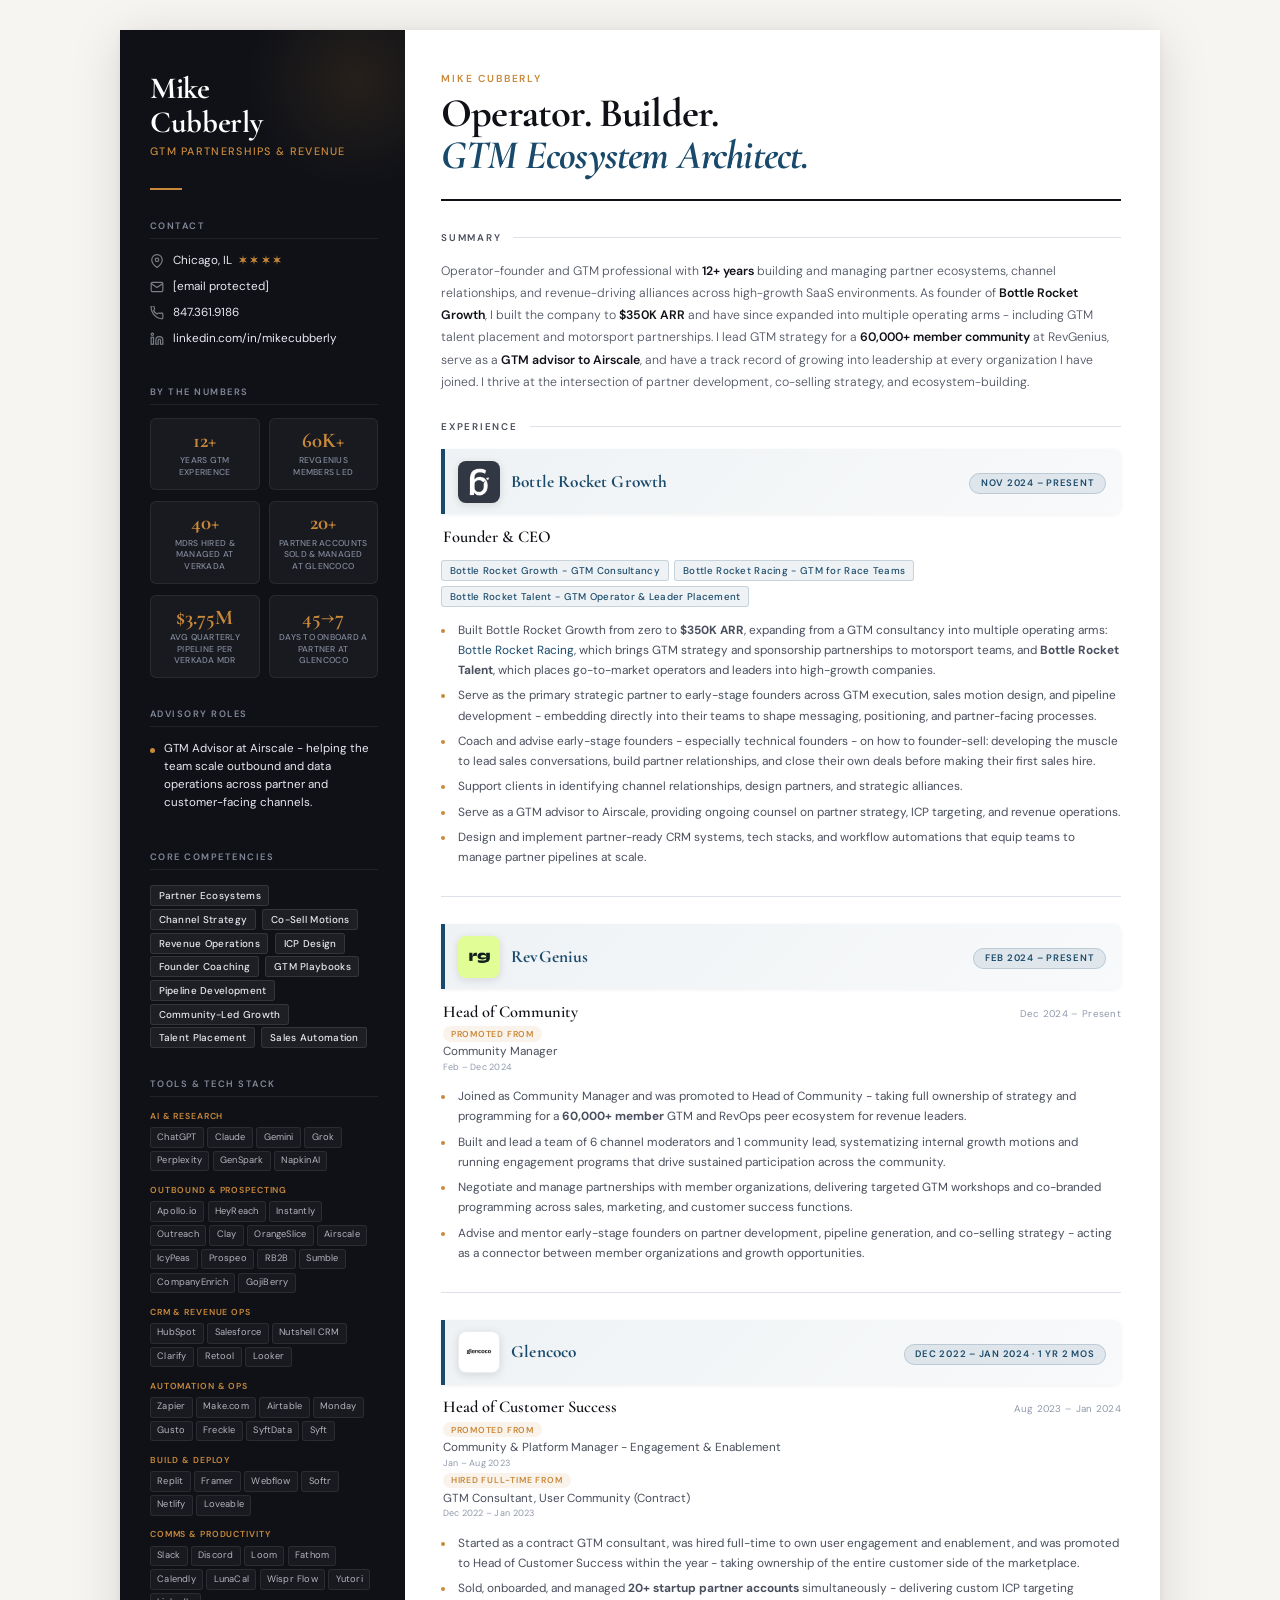
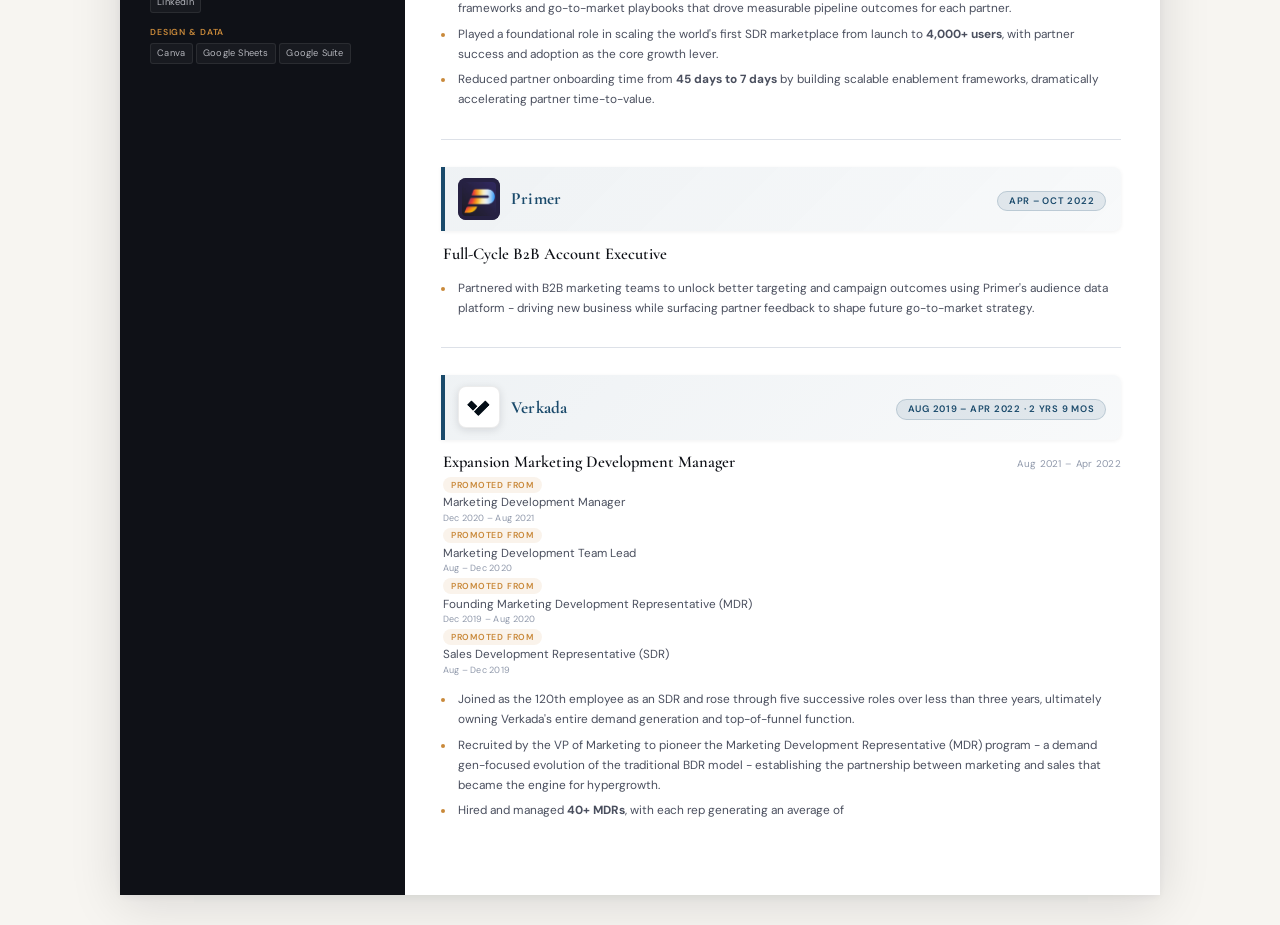
<file: Mike_Cubberly_Resume (1).html>
<!DOCTYPE html>
<html lang="en">
<head>
<meta charset="UTF-8">
<meta name="viewport" content="width=device-width, initial-scale=1.0">
<meta name="robots" content="noindex, nofollow">
<title>Mike Cubberly - GTM Partnerships & Revenue</title>
<link rel="preconnect" href="https://fonts.googleapis.com">
<link href="https://fonts.googleapis.com/css2?family=Cormorant+Garamond:ital,wght@0,400;0,600;0,700;1,400&family=DM+Sans:wght@300;400;500;600&display=swap" rel="stylesheet">
<style>
  *, *::before, *::after { box-sizing: border-box; margin: 0; padding: 0; }

  :root {
    --ink: #0f1117;
    --mid: #4a4f5e;
    --light: #9099ab;
    --rule: #dde1e8;
    --accent: #1a4a6b;
    --accent-warm: #c9893a;
    --bg: #f7f5f1;
    --white: #ffffff;
    --sidebar-bg: #0f1117;
    --sidebar-text: #e8eaf0;
    --sidebar-muted: #828899;
    --sidebar-accent: #c9893a;
  }

  html { font-size: 15px; }

  body {
    font-family: 'DM Sans', sans-serif;
    background: var(--bg);
    color: var(--ink);
    min-height: 100vh;
    display: flex;
    justify-content: center;
    align-items: flex-start;
    padding: 2rem 1rem;
  }

  .page {
    width: 100%;
    max-width: 1040px;
    background: var(--white);
    box-shadow: 0 8px 48px rgba(15,17,23,0.13), 0 2px 8px rgba(15,17,23,0.06);
    display: grid;
    grid-template-columns: 285px 1fr;
    animation: fadeUp 0.7s cubic-bezier(0.22,1,0.36,1) both;
  }

  @keyframes fadeUp {
    from { opacity: 0; transform: translateY(28px); }
    to   { opacity: 1; transform: translateY(0); }
  }

  /* SIDEBAR */
  .sidebar {
    background: var(--sidebar-bg);
    padding: 2.8rem 1.8rem 2.8rem 2rem;
    display: flex;
    flex-direction: column;
    position: relative;
    overflow: hidden;
  }

  .sidebar::before {
    content: '';
    position: absolute;
    top: -60px; right: -60px;
    width: 220px; height: 220px;
    border-radius: 50%;
    background: radial-gradient(circle, rgba(201,137,58,0.12), transparent 70%);
    pointer-events: none;
  }

  .sidebar-name {
    font-family: 'Cormorant Garamond', serif;
    font-size: 2.05rem;
    font-weight: 700;
    color: var(--white);
    line-height: 1.1;
    letter-spacing: -0.01em;
    margin-bottom: 0.3rem;
  }

  .sidebar-title {
    font-size: 0.72rem;
    font-weight: 500;
    letter-spacing: 0.12em;
    text-transform: uppercase;
    color: var(--sidebar-accent);
    margin-bottom: 2rem;
  }

  .sidebar-divider {
    width: 32px; height: 2px;
    background: var(--sidebar-accent);
    margin-bottom: 2rem;
    border: none;
  }

  .sidebar-section { margin-bottom: 2rem; }

  .sidebar-section-label {
    font-size: 0.62rem;
    font-weight: 600;
    letter-spacing: 0.16em;
    text-transform: uppercase;
    color: var(--sidebar-muted);
    margin-bottom: 0.85rem;
    padding-bottom: 0.4rem;
    border-bottom: 1px solid rgba(255,255,255,0.07);
  }

  .contact-item {
    display: flex;
    align-items: flex-start;
    gap: 0.6rem;
    margin-bottom: 0.65rem;
  }

  .contact-icon {
    width: 14px; height: 14px;
    flex-shrink: 0;
    margin-top: 2px;
    opacity: 0.5;
    color: var(--sidebar-text);
  }

  .contact-item a,
  .contact-item span {
    font-size: 0.78rem;
    color: var(--sidebar-text);
    text-decoration: none;
    line-height: 1.4;
    word-break: break-all;
  }

  .contact-item a:hover { color: var(--sidebar-accent); }

  .stat-grid {
    display: grid;
    grid-template-columns: 1fr 1fr;
    gap: 0.75rem 0.6rem;
  }

  .stat-box {
    background: rgba(255,255,255,0.04);
    border: 1px solid rgba(255,255,255,0.07);
    border-radius: 6px;
    padding: 0.7rem 0.6rem;
    text-align: center;
  }

  .stat-num {
    font-family: 'Cormorant Garamond', serif;
    font-size: 1.4rem;
    font-weight: 700;
    color: var(--sidebar-accent);
    line-height: 1;
    display: block;
  }

  .stat-label {
    font-size: 0.57rem;
    font-weight: 500;
    letter-spacing: 0.03em;
    color: var(--sidebar-muted);
    margin-top: 0.3rem;
    display: block;
    text-transform: uppercase;
    line-height: 1.35;
  }

  .advisory-item {
    font-size: 0.77rem;
    color: var(--sidebar-text);
    line-height: 1.55;
    padding-left: 0.9rem;
    position: relative;
    margin-bottom: 0.6rem;
  }

  .advisory-item::before {
    content: '';
    position: absolute;
    left: 0; top: 8px;
    width: 5px; height: 5px;
    border-radius: 50%;
    background: var(--sidebar-accent);
  }

  .skill-tag {
    display: inline-block;
    font-size: 0.66rem;
    font-weight: 500;
    letter-spacing: 0.03em;
    color: var(--sidebar-text);
    background: rgba(255,255,255,0.06);
    border: 1px solid rgba(255,255,255,0.1);
    border-radius: 3px;
    padding: 0.2rem 0.5rem;
    margin: 0.18rem 0.18rem 0 0;
  }

  /* MAIN */
  .main {
    padding: 2.8rem 2.6rem 2.8rem 2.4rem;
    display: flex;
    flex-direction: column;
  }

  .main-header {
    margin-bottom: 2rem;
    padding-bottom: 1.4rem;
    border-bottom: 2px solid var(--ink);
  }

  .main-header-eyebrow {
    font-size: 0.68rem;
    font-weight: 600;
    letter-spacing: 0.18em;
    text-transform: uppercase;
    color: var(--accent-warm);
    margin-bottom: 0.5rem;
  }

  .main-header h1 {
    font-family: 'Cormorant Garamond', serif;
    font-size: 2.7rem;
    font-weight: 700;
    color: var(--ink);
    line-height: 1.05;
    letter-spacing: -0.02em;
  }

  .main-header h1 em {
    font-style: italic;
    color: var(--accent);
  }

  .section { margin-bottom: 1.8rem; }

  .section-header {
    display: flex;
    align-items: center;
    gap: 0.8rem;
    margin-bottom: 1.1rem;
  }

  .section-header h2 {
    font-size: 0.65rem;
    font-weight: 600;
    letter-spacing: 0.18em;
    text-transform: uppercase;
    color: var(--mid);
    white-space: nowrap;
  }

  .section-header::after {
    content: '';
    flex: 1;
    height: 1px;
    background: var(--rule);
  }

  .summary-text {
    font-size: 0.82rem;
    line-height: 1.8;
    color: var(--mid);
    font-weight: 300;
  }

  .summary-text strong { color: var(--ink); font-weight: 600; }

  /* Company logo in bar */
  .company-logo {
    width: 42px;
    height: 42px;
    border-radius: 8px;
    object-fit: contain;
    flex-shrink: 0;
    box-shadow: 0 2px 8px rgba(15,17,23,0.12);
  }

  /* Per-logo backgrounds now set via inline style */

  .company-logo-fallback {
    width: 42px;
    height: 42px;
    border-radius: 8px;
    background: var(--accent);
    color: white;
    font-size: 0.65rem;
    font-weight: 700;
    display: none !important;
    align-items: center;
    justify-content: center;
    flex-shrink: 0;
    letter-spacing: 0;
    font-family: 'DM Sans', sans-serif;
  }

  /* COMPANY BLOCKS */
  .company-block {
    margin-bottom: 1.8rem;
    padding-bottom: 1.6rem;
    border-bottom: 1px solid var(--rule);
  }

  .company-block:last-child {
    border-bottom: none;
    margin-bottom: 0;
    padding-bottom: 0;
  }

  .company-bar {
    display: flex;
    align-items: center;
    gap: 1rem;
    background: linear-gradient(135deg, rgba(26,74,107,0.07) 0%, rgba(26,74,107,0.03) 100%);
    border-left: 4px solid var(--accent);
    border-radius: 0 8px 8px 0;
    padding: 0.75rem 1rem 0.75rem 0.85rem;
    margin-bottom: 0.85rem;
    box-shadow: 0 1px 4px rgba(15,17,23,0.06);
  }

  .company-bar-left {
    display: flex;
    align-items: center;
    gap: 0.75rem;
    flex: 1;
    min-width: 0;
  }

  .company-bar-right {
    flex-shrink: 0;
  }

  .company-name {
    font-family: 'Cormorant Garamond', serif;
    font-size: 1.15rem;
    font-weight: 700;
    letter-spacing: 0.01em;
    color: var(--accent);
    text-decoration: none;
    line-height: 1.15;
    display: block;
  }

  .company-name:hover { color: var(--accent-warm); }

  .company-tenure {
    font-size: 0.63rem;
    font-weight: 600;
    letter-spacing: 0.08em;
    text-transform: uppercase;
    color: var(--accent);
    background: rgba(26,74,107,0.1);
    border: 1px solid rgba(26,74,107,0.18);
    border-radius: 20px;
    padding: 0.22rem 0.7rem;
    white-space: nowrap;
  }

  /* Sub-role date displayed inline below title */
  .role-sub-wrap {
    display: flex;
    flex-direction: column;
    gap: 0.05rem;
  }

  .role-sub-date {
    font-size: 0.6rem;
    color: var(--light);
    letter-spacing: 0.03em;
  }

  /* Role progression track */
  .role-track {
    display: flex;
    flex-direction: column;
    margin-bottom: 0.8rem;
    padding-left: 0.1rem;
  }

  .role-row {
    display: flex;
    align-items: baseline;
    gap: 0.65rem;
    position: relative;
    padding-left: 0;
    margin-bottom: 0.08rem;
  }

  .role-row::before {
    display: none;
  }

  .role-title-main {
    font-family: 'Cormorant Garamond', serif;
    font-size: 1.1rem;
    font-weight: 600;
    color: var(--ink);
    line-height: 1.25;
  }

  .role-title-sub {
    font-size: 0.78rem;
    font-weight: 400;
    color: var(--mid);
    line-height: 1.35;
  }

  .role-date {
    font-size: 0.65rem;
    color: var(--light);
    white-space: nowrap;
    letter-spacing: 0.03em;
    flex-shrink: 0;
    margin-left: auto;
  }

  .promo-pill {
    font-size: 0.58rem;
    font-weight: 600;
    letter-spacing: 0.09em;
    text-transform: uppercase;
    color: var(--accent-warm);
    background: rgba(201,137,58,0.1);
    border-radius: 20px;
    padding: 0.12rem 0.55rem;
    margin: 0.18rem 0 0.18rem 0;
    display: inline-block;
    width: fit-content;
  }

  /* Brand tags */
  .brand-row {
    display: flex;
    flex-wrap: wrap;
    gap: 0.38rem;
    margin: 0.5rem 0 0.85rem 0;
  }

  .brand-tag {
    font-size: 0.65rem;
    font-weight: 500;
    color: var(--accent);
    background: rgba(26,74,107,0.07);
    border: 1px solid rgba(26,74,107,0.18);
    border-radius: 3px;
    padding: 0.18rem 0.52rem;
    text-decoration: none;
    letter-spacing: 0.03em;
  }

  .brand-tag:hover { background: rgba(26,74,107,0.14); }

  /* Bullets */
  .role-bullets { list-style: none; padding: 0; }

  .role-bullets li {
    font-size: 0.79rem;
    line-height: 1.72;
    color: var(--mid);
    padding-left: 1.1rem;
    position: relative;
    margin-bottom: 0.32rem;
  }

  .role-bullets li::before {
    content: '';
    position: absolute;
    left: 0; top: 9px;
    width: 4px; height: 4px;
    border-radius: 50%;
    background: var(--accent-warm);
  }

  .role-bullets a { color: var(--accent); text-decoration: none; }
  .role-bullets a:hover { color: var(--accent-warm); }

  .tools-category {
    margin-bottom: 0.85rem;
  }

  .tools-cat-label {
    font-size: 0.58rem;
    font-weight: 600;
    letter-spacing: 0.1em;
    text-transform: uppercase;
    color: var(--sidebar-accent);
    margin-bottom: 0.35rem;
  }

  .tools-tags {
    display: flex;
    flex-wrap: wrap;
    gap: 0.22rem;
  }

  .tool-tag {
    display: inline-block;
    font-size: 0.62rem;
    font-weight: 400;
    color: rgba(232,234,240,0.75);
    background: rgba(255,255,255,0.04);
    border: 1px solid rgba(255,255,255,0.08);
    border-radius: 3px;
    padding: 0.15rem 0.42rem;
    letter-spacing: 0.02em;
    line-height: 1.5;
  }

  @media print {
    body { background: white; padding: 0; }
    .page { box-shadow: none; max-width: 100%; }
    .company-block { page-break-inside: avoid; }
  }

  @media (max-width: 740px) {
    .page { grid-template-columns: 1fr; }
    .sidebar { padding: 2rem 1.6rem; }
    .stat-grid { grid-template-columns: repeat(3, 1fr); }
    .main { padding: 2rem 1.6rem; }
  }
</style>
</head>
<body>
<div class="page">

  <!-- SIDEBAR -->
  <aside class="sidebar">
    <div class="sidebar-name">Mike<br>Cubberly</div>
    <div class="sidebar-title">GTM Partnerships &amp; Revenue</div>
    <hr class="sidebar-divider">

    <div class="sidebar-section">
      <div class="sidebar-section-label">Contact</div>

      <div class="contact-item">
        <svg class="contact-icon" viewBox="0 0 24 24" fill="none" stroke="currentColor" stroke-width="2"><path d="M21 10c0 7-9 13-9 13s-9-6-9-13a9 9 0 0118 0z"/><circle cx="12" cy="10" r="3"/></svg>
        <span>Chicago, IL &nbsp;<svg xmlns="http://www.w3.org/2000/svg" width="44" height="10" viewBox="0 0 44 10" style="display:inline-block;vertical-align:middle;margin-top:-1px"><g fill="#c9893a"><!-- Star 1 --><polygon points="5,0 5.6,3.5 9,2.5 6.5,5 9,7.5 5.6,6.5 5,10 4.4,6.5 1,7.5 3.5,5 1,2.5 4.4,3.5"/><polygon points="16,0 16.6,3.5 20,2.5 17.5,5 20,7.5 16.6,6.5 16,10 15.4,6.5 12,7.5 14.5,5 12,2.5 15.4,3.5"/><polygon points="28,0 28.6,3.5 32,2.5 29.5,5 32,7.5 28.6,6.5 28,10 27.4,6.5 24,7.5 26.5,5 24,2.5 27.4,3.5"/><polygon points="39,0 39.6,3.5 43,2.5 40.5,5 43,7.5 39.6,6.5 39,10 38.4,6.5 35,7.5 37.5,5 35,2.5 38.4,3.5"/></g></svg></span>
      </div>
      <div class="contact-item">
        <svg class="contact-icon" viewBox="0 0 24 24" fill="none" stroke="currentColor" stroke-width="2"><path d="M4 4h16c1.1 0 2 .9 2 2v12c0 1.1-.9 2-2 2H4c-1.1 0-2-.9-2-2V6c0-1.1.9-2 2-2z"/><polyline points="22,6 12,13 2,6"/></svg>
        <a href="/cdn-cgi/l/email-protection#9af7f3f1ffdaf8f5eeeef6ffe8f5f9f1ffeefde8f5edeef2b4f9f5f7"><span class="__cf_email__" data-cfemail="bcd1d5d7d9fcded3c8c8d0d9ced3dfd7d9c8dbced3cbc8d492dfd3d1">[email&#160;protected]</span></a>
      </div>
      <div class="contact-item">
        <svg class="contact-icon" viewBox="0 0 24 24" fill="none" stroke="currentColor" stroke-width="2"><path d="M22 16.92v3a2 2 0 01-2.18 2 19.79 19.79 0 01-8.63-3.07A19.5 19.5 0 013.07 8.62 19.79 19.79 0 012 0h3a2 2 0 012 1.72c.127.96.361 1.903.7 2.81a2 2 0 01-.45 2.11L6.09 7.91a16 16 0 006 6l1.27-1.27a2 2 0 012.11-.45 12.84 12.84 0 002.81.7A2 2 0 0122 14z"/></svg>
        <span>847.361.9186</span>
      </div>
      <div class="contact-item">
        <svg class="contact-icon" viewBox="0 0 24 24" fill="none" stroke="currentColor" stroke-width="2"><path d="M16 8a6 6 0 016 6v7h-4v-7a2 2 0 00-2-2 2 2 0 00-2 2v7h-4v-7a6 6 0 016-6z"/><rect x="2" y="9" width="4" height="12"/><circle cx="4" cy="4" r="2"/></svg>
        <a href="https://www.linkedin.com/in/mikecubberly/" target="_blank">linkedin.com/in/mikecubberly</a>
      </div>
    </div>

    <div class="sidebar-section">
      <div class="sidebar-section-label">By the Numbers</div>
      <div class="stat-grid">
        <div class="stat-box">
          <span class="stat-num">12+</span>
          <span class="stat-label">Years GTM Experience</span>
        </div>
        <div class="stat-box">
          <span class="stat-num">60K+</span>
          <span class="stat-label">RevGenius Members Led</span>
        </div>
        <div class="stat-box">
          <span class="stat-num">40+</span>
          <span class="stat-label">MDRs Hired &amp; Managed at Verkada</span>
        </div>
        <div class="stat-box">
          <span class="stat-num">20+</span>
          <span class="stat-label">Partner Accounts Sold &amp; Managed at Glencoco</span>
        </div>
        <div class="stat-box">
          <span class="stat-num">$3.75M</span>
          <span class="stat-label">Avg Quarterly Pipeline per Verkada MDR</span>
        </div>
        <div class="stat-box">
          <span class="stat-num">45→7</span>
          <span class="stat-label">Days to Onboard a Partner at Glencoco</span>
        </div>
      </div>
    </div>

    <div class="sidebar-section">
      <div class="sidebar-section-label">Advisory Roles</div>
      <div class="advisory-item">GTM Advisor at Airscale - helping the team scale outbound and data operations across partner and customer-facing channels.</div>
    </div>

    <div class="sidebar-section">
      <div class="sidebar-section-label">Core Competencies</div>
      <span class="skill-tag">Partner Ecosystems</span>
      <span class="skill-tag">Channel Strategy</span>
      <span class="skill-tag">Co-Sell Motions</span>
      <span class="skill-tag">Revenue Operations</span>
      <span class="skill-tag">ICP Design</span>
      <span class="skill-tag">Founder Coaching</span>
      <span class="skill-tag">GTM Playbooks</span>
      <span class="skill-tag">Pipeline Development</span>
      <span class="skill-tag">Community-Led Growth</span>
      <span class="skill-tag">Talent Placement</span>
      <span class="skill-tag">Sales Automation</span>
    </div>
    <div class="sidebar-section">
      <div class="sidebar-section-label">Tools &amp; Tech Stack</div>

      <div class="tools-category">
        <div class="tools-cat-label">AI &amp; Research</div>
        <div class="tools-tags">
          <span class="tool-tag">ChatGPT</span><span class="tool-tag">Claude</span><span class="tool-tag">Gemini</span><span class="tool-tag">Grok</span><span class="tool-tag">Perplexity</span><span class="tool-tag">GenSpark</span><span class="tool-tag">NapkinAI</span>
        </div>
      </div>

      <div class="tools-category">
        <div class="tools-cat-label">Outbound &amp; Prospecting</div>
        <div class="tools-tags">
          <span class="tool-tag">Apollo.io</span><span class="tool-tag">HeyReach</span><span class="tool-tag">Instantly</span><span class="tool-tag">Outreach</span><span class="tool-tag">Clay</span><span class="tool-tag">OrangeSlice</span><span class="tool-tag">Airscale</span><span class="tool-tag">IcyPeas</span><span class="tool-tag">Prospeo</span><span class="tool-tag">RB2B</span><span class="tool-tag">Sumble</span><span class="tool-tag">CompanyEnrich</span><span class="tool-tag">GojiBerry</span>
        </div>
      </div>

      <div class="tools-category">
        <div class="tools-cat-label">CRM &amp; Revenue Ops</div>
        <div class="tools-tags">
          <span class="tool-tag">HubSpot</span><span class="tool-tag">Salesforce</span><span class="tool-tag">Nutshell CRM</span><span class="tool-tag">Clarify</span><span class="tool-tag">Retool</span><span class="tool-tag">Looker</span>
        </div>
      </div>

      <div class="tools-category">
        <div class="tools-cat-label">Automation &amp; Ops</div>
        <div class="tools-tags">
          <span class="tool-tag">Zapier</span><span class="tool-tag">Make.com</span><span class="tool-tag">Airtable</span><span class="tool-tag">Monday</span><span class="tool-tag">Gusto</span><span class="tool-tag">Freckle</span><span class="tool-tag">SyftData</span><span class="tool-tag">Syft</span>
        </div>
      </div>

      <div class="tools-category">
        <div class="tools-cat-label">Build &amp; Deploy</div>
        <div class="tools-tags">
          <span class="tool-tag">Replit</span><span class="tool-tag">Framer</span><span class="tool-tag">Webflow</span><span class="tool-tag">Softr</span><span class="tool-tag">Netlify</span><span class="tool-tag">Loveable</span>
        </div>
      </div>

      <div class="tools-category">
        <div class="tools-cat-label">Comms &amp; Productivity</div>
        <div class="tools-tags">
          <span class="tool-tag">Slack</span><span class="tool-tag">Discord</span><span class="tool-tag">Loom</span><span class="tool-tag">Fathom</span><span class="tool-tag">Calendly</span><span class="tool-tag">LunaCal</span><span class="tool-tag">Wispr Flow</span><span class="tool-tag">Yutori</span><span class="tool-tag">LinkedIn</span>
        </div>
      </div>

      <div class="tools-category">
        <div class="tools-cat-label">Design &amp; Data</div>
        <div class="tools-tags">
          <span class="tool-tag">Canva</span><span class="tool-tag">Google Sheets</span><span class="tool-tag">Google Suite</span>
        </div>
      </div>
    </div>
  </aside>

  <!-- MAIN -->
  <main class="main">

    <div class="main-header">
      <div class="main-header-eyebrow">Mike Cubberly</div>
      <h1>Operator. Builder.<br><em>GTM Ecosystem Architect.</em></h1>
    </div>

    <!-- SUMMARY -->
    <div class="section">
      <div class="section-header"><h2>Summary</h2></div>
      <p class="summary-text">
        Operator-founder and GTM professional with <strong>12+ years</strong> building and managing partner ecosystems, channel relationships, and revenue-driving alliances across high-growth SaaS environments. As founder of <strong>Bottle Rocket Growth</strong>, I built the company to <strong>$350K ARR</strong> and have since expanded into multiple operating arms - including GTM talent placement and motorsport partnerships. I lead GTM strategy for a <strong>60,000+ member community</strong> at RevGenius, serve as a <strong>GTM advisor to Airscale</strong>, and have a track record of growing into leadership at every organization I have joined. I thrive at the intersection of partner development, co-selling strategy, and ecosystem-building.
      </p>
    </div>

    <!-- EXPERIENCE -->
    <div class="section">
      <div class="section-header"><h2>Experience</h2></div>

      <!-- BOTTLE ROCKET GROWTH -->
      <div class="company-block">
        <div class="company-bar">
          <div class="company-bar-left">
            <a href="https://bottlerocketgrowth.com" target="_blank" style="display:inline-flex;align-items:center;flex-shrink:0;"><img class="company-logo" style="background:#313743;padding:5px;border-radius:8px;" src="[data-uri]" alt=""></a>
            <span class="company-logo-fallback">BRG</span>
            <a class="company-name" href="https://bottlerocketgrowth.com" target="_blank">Bottle Rocket Growth</a>
          </div>
          <div class="company-bar-right">
            <span class="company-tenure">Nov 2024 – Present</span>
          </div>
        </div>

        <div class="role-track">
          <div class="role-row top">
            <span class="role-title-main">Founder &amp; CEO</span>
          </div>
        </div>

        <div class="brand-row">
          <a class="brand-tag" href="https://bottlerocketgrowth.com" target="_blank">Bottle Rocket Growth - GTM Consultancy</a>
          <a class="brand-tag" href="https://bottlerocketracing.com" target="_blank">Bottle Rocket Racing - GTM for Race Teams</a>
          <span class="brand-tag">Bottle Rocket Talent - GTM Operator &amp; Leader Placement</span>
        </div>

        <ul class="role-bullets">
          <li>Built Bottle Rocket Growth from zero to <strong>$350K ARR</strong>, expanding from a GTM consultancy into multiple operating arms: <a href="https://bottlerocketracing.com" target="_blank">Bottle Rocket Racing</a>, which brings GTM strategy and sponsorship partnerships to motorsport teams, and <strong>Bottle Rocket Talent</strong>, which places go-to-market operators and leaders into high-growth companies.</li>
          <li>Serve as the primary strategic partner to early-stage founders across GTM execution, sales motion design, and pipeline development - embedding directly into their teams to shape messaging, positioning, and partner-facing processes.</li>
          <li>Coach and advise early-stage founders - especially technical founders - on how to founder-sell: developing the muscle to lead sales conversations, build partner relationships, and close their own deals before making their first sales hire.</li>
          <li>Support clients in identifying channel relationships, design partners, and strategic alliances.</li>
          <li>Serve as a GTM advisor to Airscale, providing ongoing counsel on partner strategy, ICP targeting, and revenue operations.</li>
          <li>Design and implement partner-ready CRM systems, tech stacks, and workflow automations that equip teams to manage partner pipelines at scale.</li>
        </ul>
      </div>

      <!-- REVGENIUS -->
      <div class="company-block">
        <div class="company-bar">
          <div class="company-bar-left">
            <a href="https://revgenius.com" target="_blank" style="display:inline-flex;align-items:center;flex-shrink:0;"><img class="company-logo" style="background:#e1fd96;padding:5px;border-radius:8px;" src="[data-uri]" alt=""></a>
            <span class="company-logo-fallback">RG</span>
            <a class="company-name" href="https://revgenius.com" target="_blank">RevGenius</a>
          </div>
          <div class="company-bar-right">
            <span class="company-tenure">Feb 2024 – Present</span>
          </div>
        </div>

        <div class="role-track">
          <div class="role-row top">
            <span class="role-title-main">Head of Community</span>
            <span class="role-date">Dec 2024 – Present</span>
          </div>
          <div class="promo-pill">Promoted from</div>
          <div class="role-row">
            <div class="role-sub-wrap">
              <span class="role-title-sub">Community Manager</span>
              <span class="role-sub-date">Feb – Dec 2024</span>
            </div>
          </div>
        </div>

        <ul class="role-bullets">
          <li>Joined as Community Manager and was promoted to Head of Community - taking full ownership of strategy and programming for a <strong>60,000+ member</strong> GTM and RevOps peer ecosystem for revenue leaders.</li>
          <li>Built and lead a team of 6 channel moderators and 1 community lead, systematizing internal growth motions and running engagement programs that drive sustained participation across the community.</li>
          <li>Negotiate and manage partnerships with member organizations, delivering targeted GTM workshops and co-branded programming across sales, marketing, and customer success functions.</li>
          <li>Advise and mentor early-stage founders on partner development, pipeline generation, and co-selling strategy - acting as a connector between member organizations and growth opportunities.</li>
        </ul>
      </div>

      <!-- GLENCOCO -->
      <div class="company-block">
        <div class="company-bar">
          <div class="company-bar-left">
            <a href="https://glencoco.com" target="_blank" style="display:inline-flex;align-items:center;flex-shrink:0;"><img class="company-logo" style="background:#ffffff;padding:5px;border-radius:8px;border:1px solid rgba(15,17,23,0.08);" src="[data-uri]" alt=""></a>
            <span class="company-logo-fallback">GC</span>
            <a class="company-name" href="https://glencoco.com" target="_blank">Glencoco</a>
          </div>
          <div class="company-bar-right">
            <span class="company-tenure">Dec 2022 – Jan 2024 · 1 yr 2 mos</span>
          </div>
        </div>

        <div class="role-track">
          <div class="role-row top">
            <span class="role-title-main">Head of Customer Success</span>
            <span class="role-date">Aug 2023 – Jan 2024</span>
          </div>
          <div class="promo-pill">Promoted from</div>
          <div class="role-row">
            <div class="role-sub-wrap">
              <span class="role-title-sub">Community &amp; Platform Manager - Engagement &amp; Enablement</span>
              <span class="role-sub-date">Jan – Aug 2023</span>
            </div>
          </div>
          <div class="promo-pill">Hired Full-Time from</div>
          <div class="role-row">
            <div class="role-sub-wrap">
              <span class="role-title-sub">GTM Consultant, User Community (Contract)</span>
              <span class="role-sub-date">Dec 2022 – Jan 2023</span>
            </div>
          </div>
        </div>

        <ul class="role-bullets">
          <li>Started as a contract GTM consultant, was hired full-time to own user engagement and enablement, and was promoted to Head of Customer Success within the year - taking ownership of the entire customer side of the marketplace.</li>
          <li>Sold, onboarded, and managed <strong>20+ startup partner accounts</strong> simultaneously - delivering custom ICP targeting frameworks and go-to-market playbooks that drove measurable pipeline outcomes for each partner.</li>
          <li>Played a foundational role in scaling the world's first SDR marketplace from launch to <strong>4,000+ users</strong>, with partner success and adoption as the core growth lever.</li>
          <li>Reduced partner onboarding time from <strong>45 days to 7 days</strong> by building scalable enablement frameworks, dramatically accelerating partner time-to-value.</li>
        </ul>
      </div>

      <!-- PRIMER -->
      <div class="company-block">
        <div class="company-bar">
          <div class="company-bar-left">
            <a href="https://sayprimer.com" target="_blank" style="display:inline-flex;align-items:center;justify-content:center;flex-shrink:0;width:42px;height:42px;background:#262142;border-radius:8px;overflow:hidden;"><img class="company-logo" style="background:#262142;padding:4px;border-radius:8px;object-fit:contain;object-position:center center;width:42px;height:42px;" src="[data-uri]" alt=""></a>
            <span class="company-logo-fallback">PR</span>
            <a class="company-name" href="https://sayprimer.com" target="_blank">Primer</a>
          </div>
          <div class="company-bar-right">
            <span class="company-tenure">Apr – Oct 2022</span>
          </div>
        </div>

        <div class="role-track">
          <div class="role-row top">
            <span class="role-title-main">Full-Cycle B2B Account Executive</span>
          </div>
        </div>

        <ul class="role-bullets">
          <li>Partnered with B2B marketing teams to unlock better targeting and campaign outcomes using Primer's audience data platform - driving new business while surfacing partner feedback to shape future go-to-market strategy.</li>
        </ul>
      </div>

      <!-- VERKADA -->
      <div class="company-block">
        <div class="company-bar">
          <div class="company-bar-left">
            <a href="https://verkada.com" target="_blank" style="display:inline-flex;align-items:center;flex-shrink:0;"><img class="company-logo" style="background:#ffffff;padding:5px;border-radius:8px;border:1px solid rgba(15,17,23,0.08);" src="[data-uri]" alt=""></a>
            <span class="company-logo-fallback">VK</span>
            <a class="company-name" href="https://verkada.com" target="_blank">Verkada</a>
          </div>
          <div class="company-bar-right">
            <span class="company-tenure">Aug 2019 – Apr 2022 · 2 yrs 9 mos</span>
          </div>
        </div>

        <div class="role-track">
          <div class="role-row top">
            <span class="role-title-main">Expansion Marketing Development Manager</span>
            <span class="role-date">Aug 2021 – Apr 2022</span>
          </div>
          <div class="promo-pill">Promoted from</div>
          <div class="role-row">
            <div class="role-sub-wrap">
              <span class="role-title-sub">Marketing Development Manager</span>
              <span class="role-sub-date">Dec 2020 – Aug 2021</span>
            </div>
          </div>
          <div class="promo-pill">Promoted from</div>
          <div class="role-row">
            <div class="role-sub-wrap">
              <span class="role-title-sub">Marketing Development Team Lead</span>
              <span class="role-sub-date">Aug – Dec 2020</span>
            </div>
          </div>
          <div class="promo-pill">Promoted from</div>
          <div class="role-row">
            <div class="role-sub-wrap">
              <span class="role-title-sub">Founding Marketing Development Representative (MDR)</span>
              <span class="role-sub-date">Dec 2019 – Aug 2020</span>
            </div>
          </div>
          <div class="promo-pill">Promoted from</div>
          <div class="role-row">
            <div class="role-sub-wrap">
              <span class="role-title-sub">Sales Development Representative (SDR)</span>
              <span class="role-sub-date">Aug – Dec 2019</span>
            </div>
          </div>
        </div>

        <ul class="role-bullets">
          <li>Joined as the 120th employee as an SDR and rose through five successive roles over less than three years, ultimately owning Verkada's entire demand generation and top-of-funnel function.</li>
          <li>Recruited by the VP of Marketing to pioneer the Marketing Development Representative (MDR) program - a demand gen-focused evolution of the traditional BDR model - establishing the partnership between marketing and sales that became the engine for hypergrowth.</li>
          <li>Hired and managed <strong>40+ MDRs</strong>, with each rep generating an average of
</file>
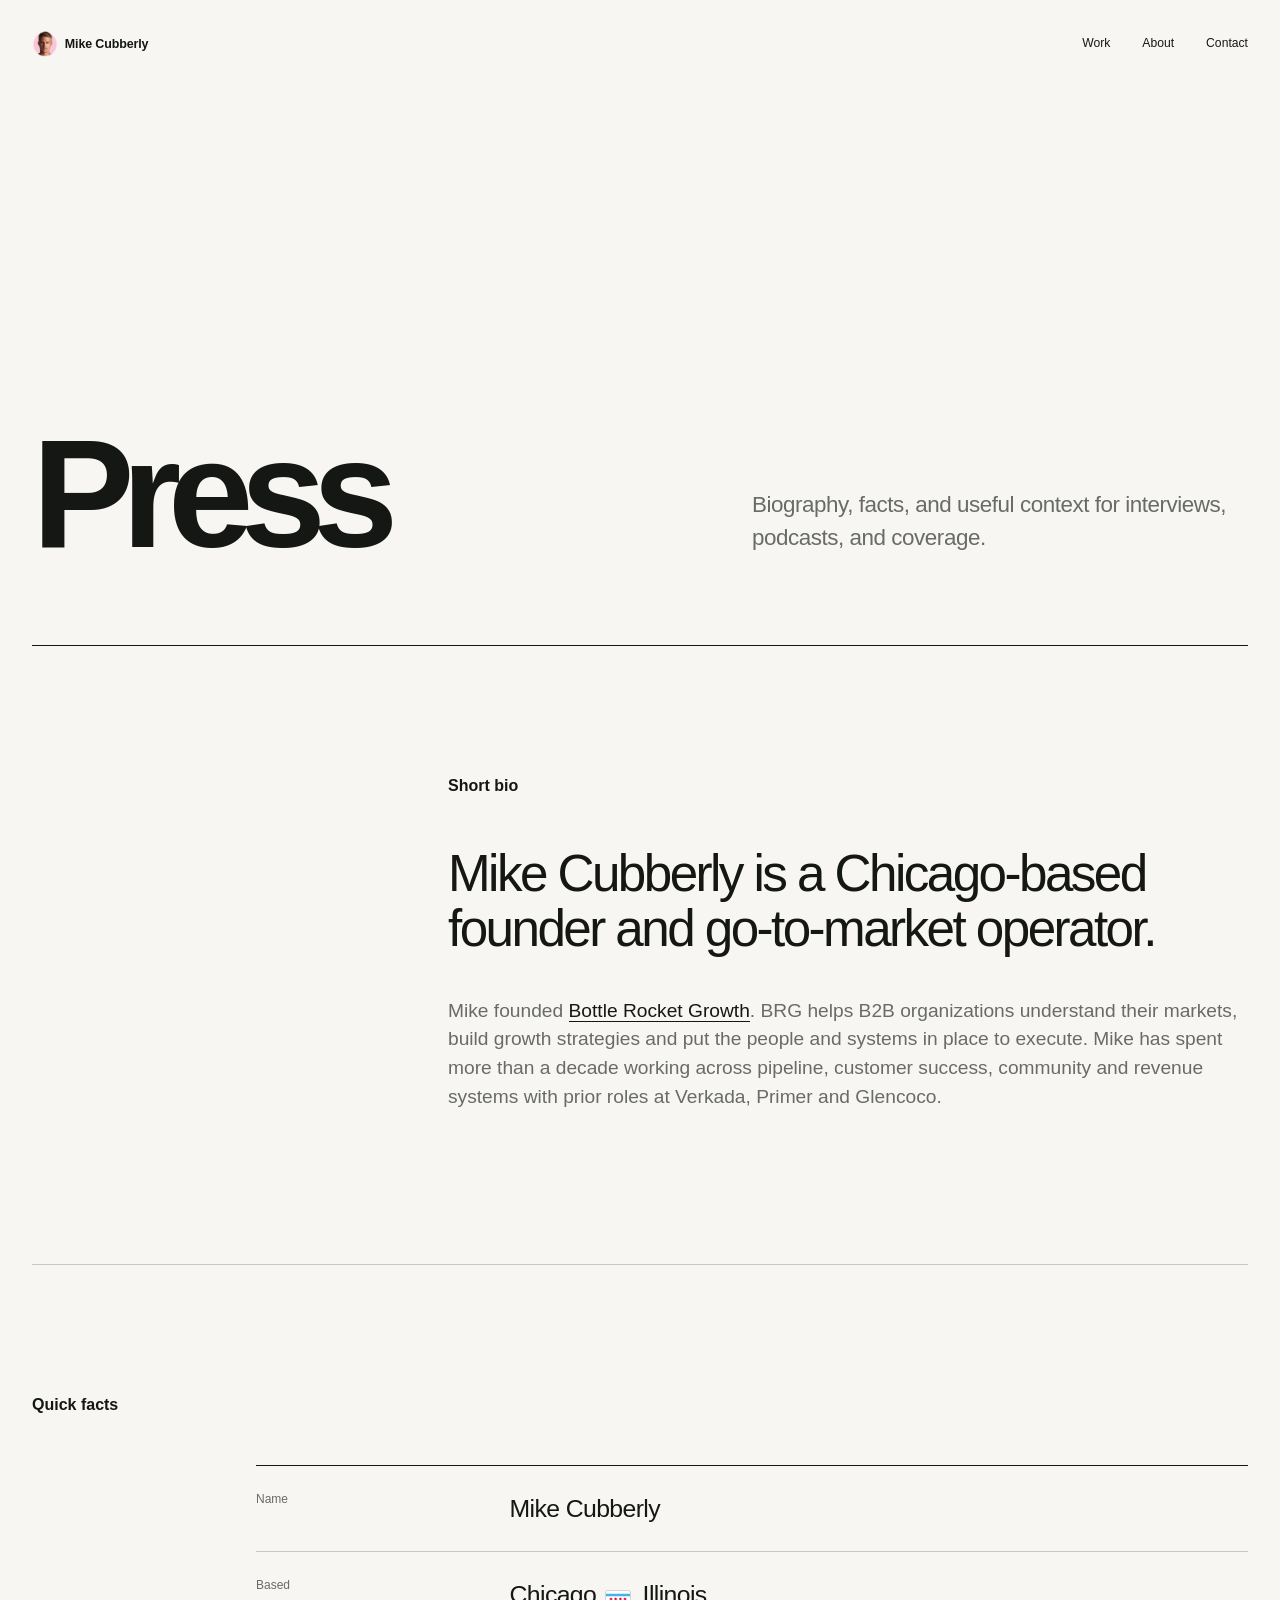
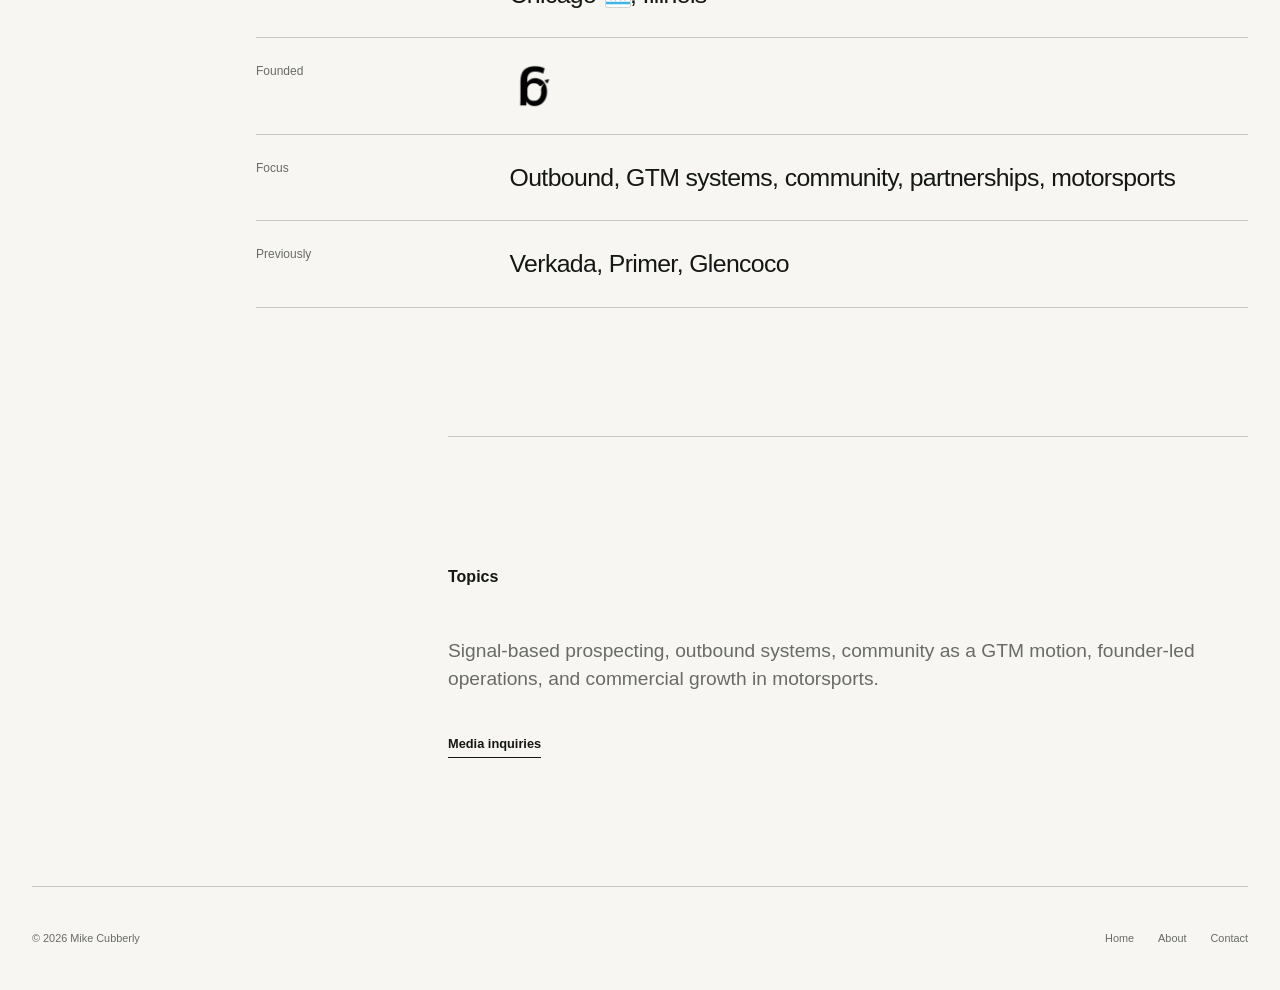
<file: press.html>
<!DOCTYPE html>
<html lang="en-US">
<head>
  <meta charset="UTF-8">
  <meta name="viewport" content="width=device-width, initial-scale=1.0">
  <title>Press and Media | Mike Cubberly</title>
  <meta name="description" content="Press resources, biography, quick facts, and media contact information for Mike Cubberly.">
  <meta name="author" content="Mike Cubberly">
  <meta name="robots" content="index, follow, max-image-preview:large">
  <meta name="theme-color" content="#f7f6f2">
  <link rel="canonical" href="https://mikecubberly.com/press">
  <meta property="og:title" content="Press and Media | Mike Cubberly">
  <meta property="og:description" content="Biography, facts, speaking topics, and media contact information.">
  <meta property="og:image" content="https://mikecubberly.com/og.png?v=2">
  <link rel="icon" type="image/png" sizes="64x64" href="/mike-cubberly-favicon.png">
  <link rel="stylesheet" href="/styles.css?v=8">
  <script type="application/ld+json">
  {
    "@context": "https://schema.org",
    "@graph": [
      {
        "@type": "Person",
        "@id": "https://mikecubberly.com/#person",
        "name": "Mike Cubberly",
        "url": "https://mikecubberly.com/"
      },
      {
        "@type": "WebPage",
        "@id": "https://mikecubberly.com/press#webpage",
        "url": "https://mikecubberly.com/press",
        "name": "Press and Media | Mike Cubberly",
        "isPartOf": {
          "@id": "https://mikecubberly.com/#website"
        },
        "mainEntity": {
          "@id": "https://mikecubberly.com/#person"
        }
      }
    ]
  }
  </script>
</head>
<body>
  <header class="site-header">
    <a class="brand" href="/"><img class="brand-avatar" src="/mike-cubberly-favicon.png" alt="" width="26" height="26">Mike Cubberly</a>
    <nav class="site-nav" aria-label="Main navigation">
      <a href="/#work">Work</a>
      <a href="/about.html">About</a>
      <a href="/contact.html">Contact</a>
    </nav>
  </header>

  <main class="inner-main">
    <section class="page-hero" aria-labelledby="page-title">
      <h1 id="page-title">Press</h1>
      <p>Biography, facts, and useful context for interviews, podcasts, and coverage.</p>
    </section>

    <section class="reading-section" aria-labelledby="bio-heading">
      <h2 id="bio-heading">Short bio</h2>
      <p class="lead">Mike Cubberly is a Chicago-based founder and go-to-market operator.</p>
      <p>Mike founded <a href="https://bottlerocketgrowth.com/">Bottle Rocket Growth</a>. BRG helps B2B organizations understand their markets, build growth strategies and put the people and systems in place to execute. Mike has spent more than a decade working across pipeline, customer success, community and revenue systems with prior roles at Verkada, Primer and Glencoco.</p>
    </section>

    <section class="history-section" aria-labelledby="facts-heading">
      <h2 id="facts-heading">Quick facts</h2>
      <dl>
        <div><dt>Name</dt><dd>Mike Cubberly</dd></div>
        <div><dt>Based</dt><dd><span class="city">Chicago<img class="city-flag" src="/assets/chicago-flag.svg" alt="" width="24" height="16"></span>, Illinois</dd></div>
        <div><dt>Founded</dt><dd><a href="https://bottlerocketgrowth.com/"><img class="fact-logo" src="/brg-logo.png" alt="Bottle Rocket Growth" width="48" height="48" loading="lazy"></a></dd></div>
        <div><dt>Focus</dt><dd>Outbound, GTM systems, community, partnerships, motorsports</dd></div>
        <div><dt>Previously</dt><dd>Verkada, Primer, Glencoco</dd></div>
      </dl>
    </section>

    <section class="reading-section topics-section" aria-labelledby="topics-heading">
      <h2 id="topics-heading">Topics</h2>
      <p>Signal-based prospecting, outbound systems, community as a GTM motion, founder-led operations, and commercial growth in motorsports.</p>
      <a class="text-link" href="mailto:mike@bottlerocketgrowth.com">Media inquiries</a>
    </section>
  </main>

  <footer class="site-footer">
    <span>© <span data-year>2026</span> Mike Cubberly</span>
    <div><a href="/">Home</a><a href="/about.html">About</a><a href="/contact.html">Contact</a></div>
  </footer>
  <script src="/site.js" defer></script>
</body>
</html>
</file>
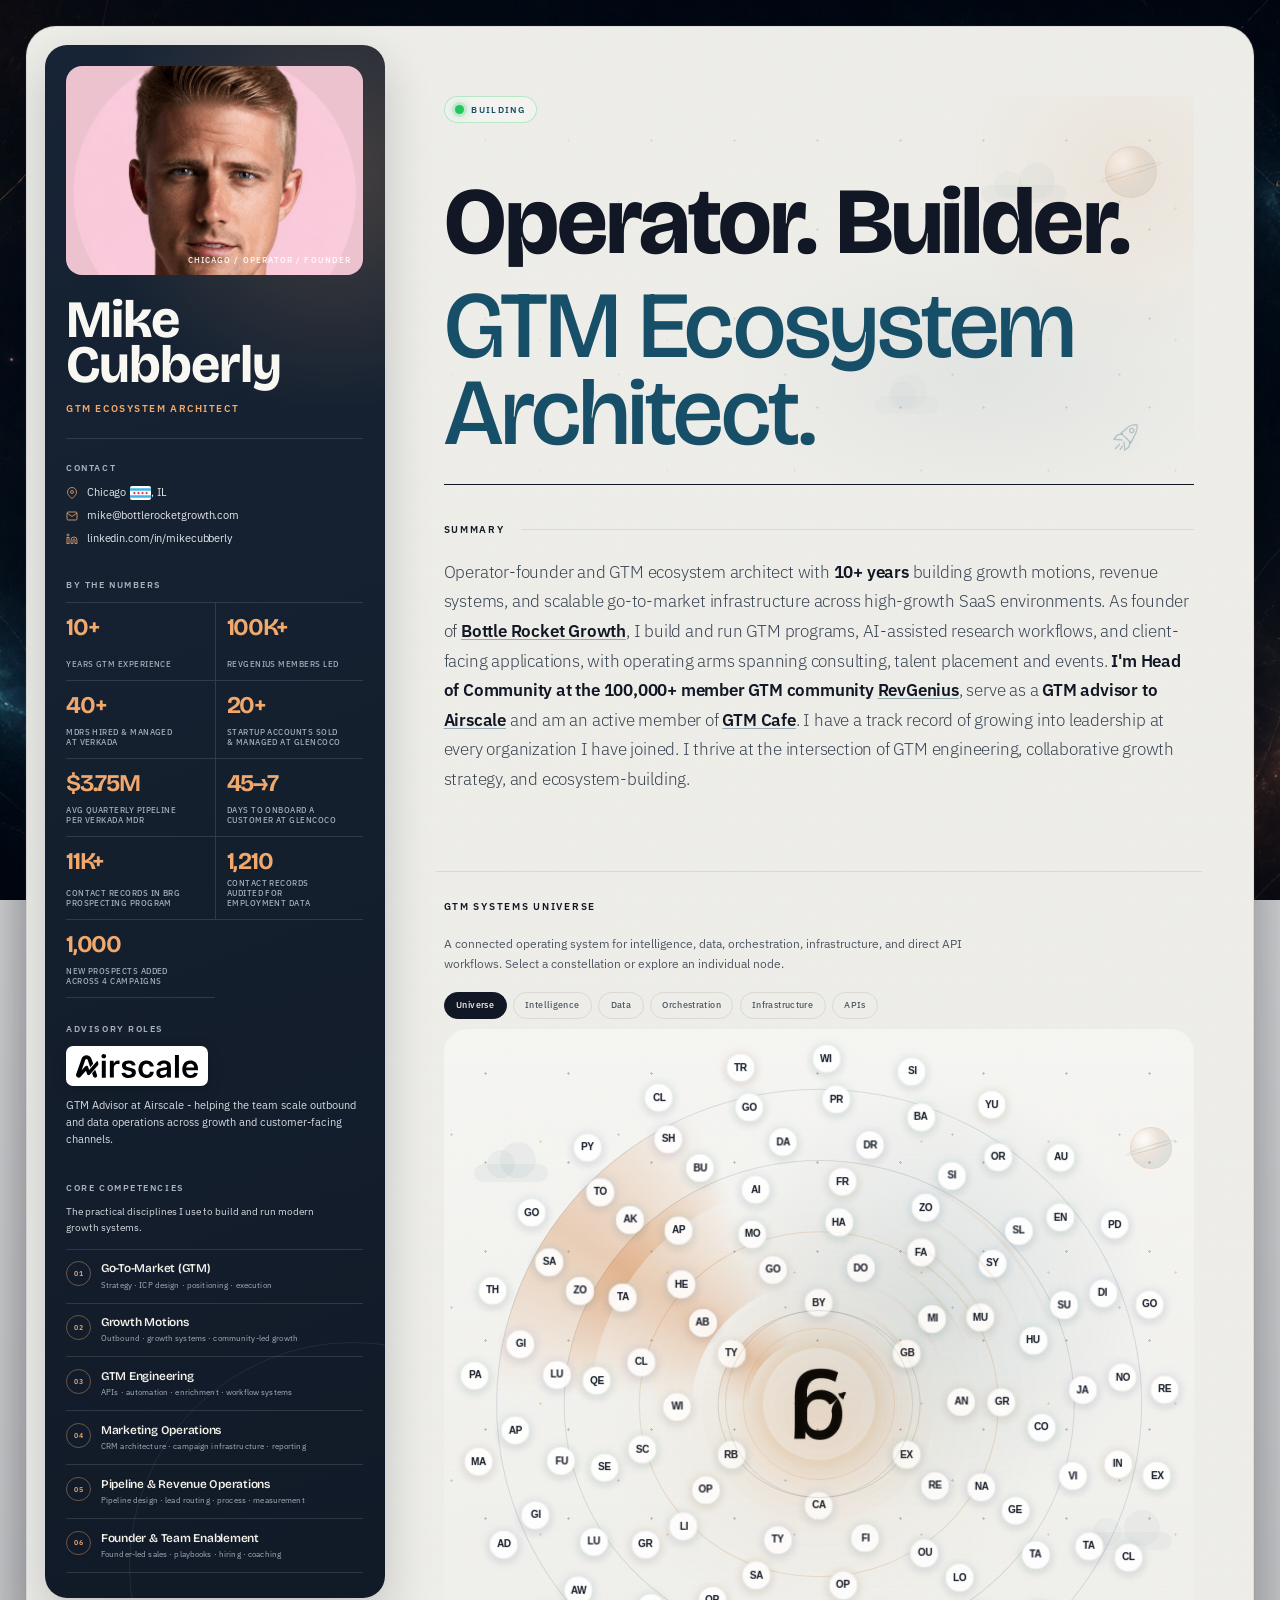
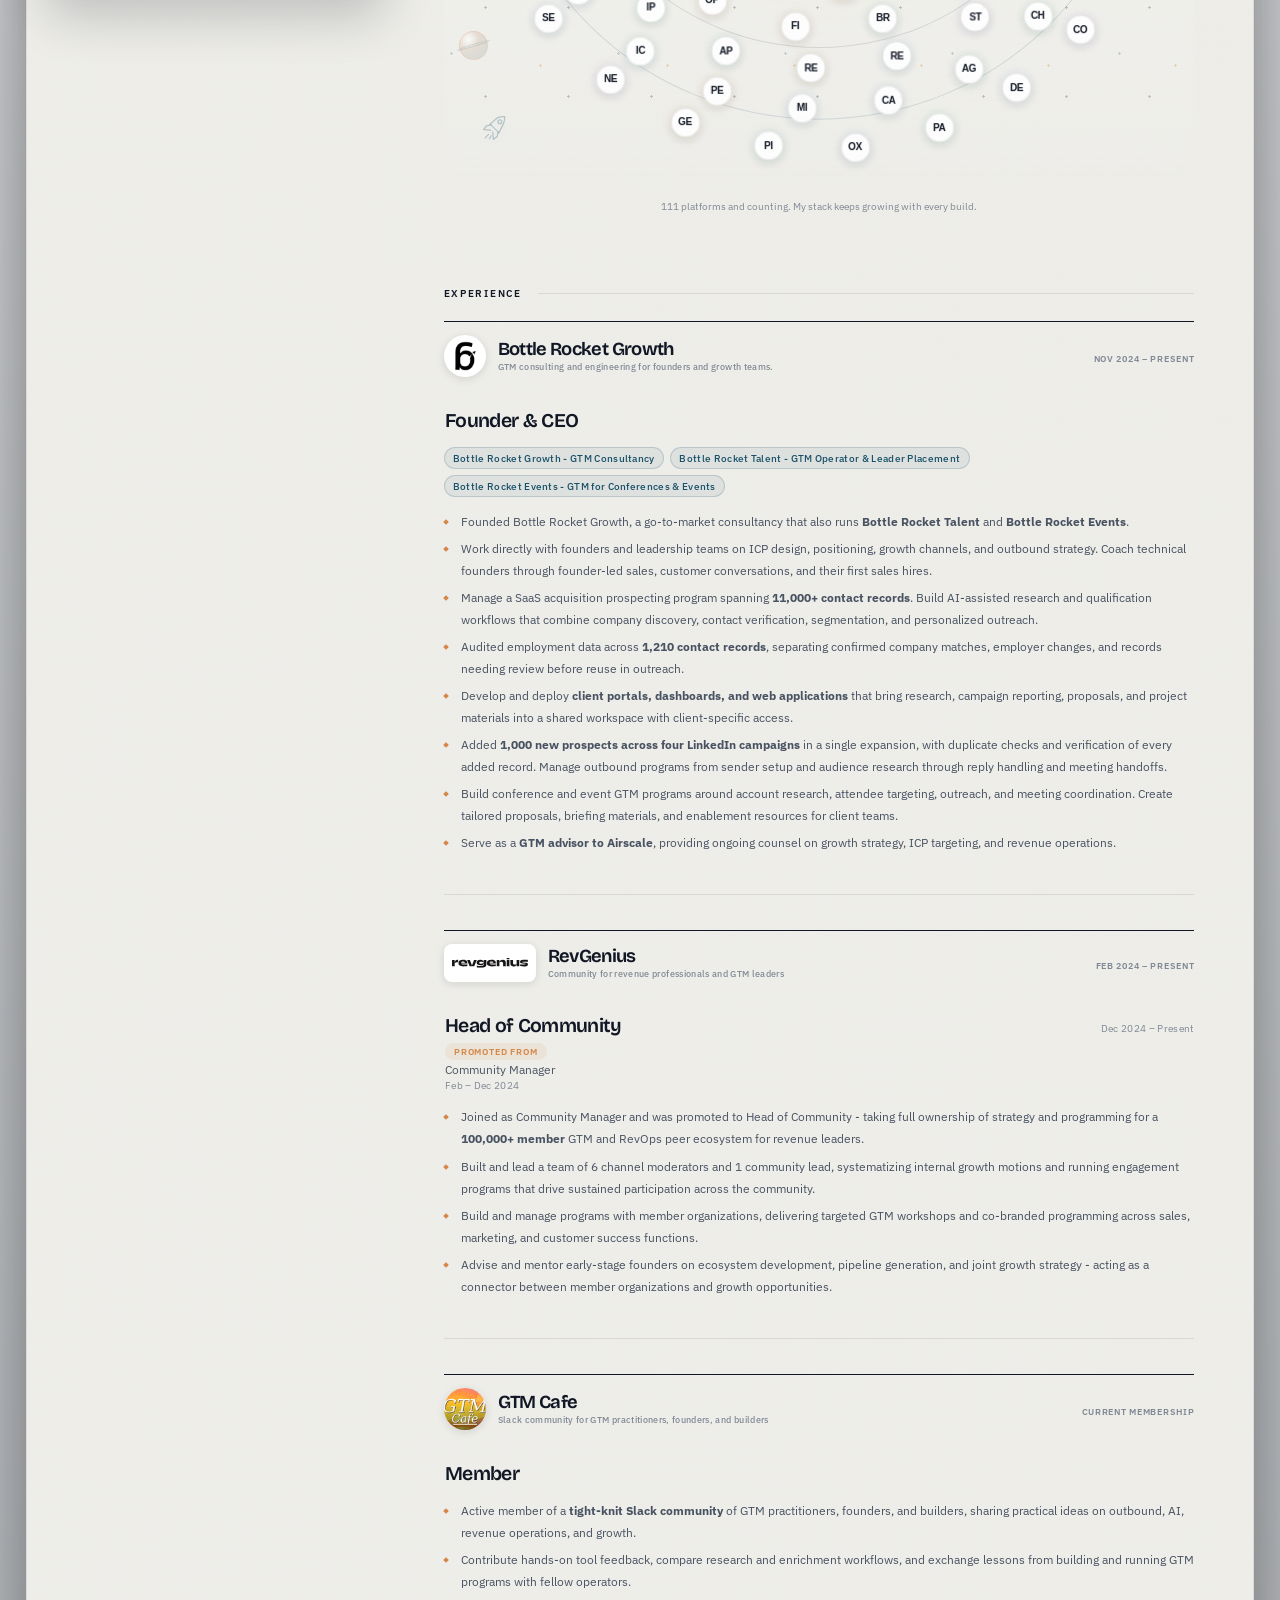
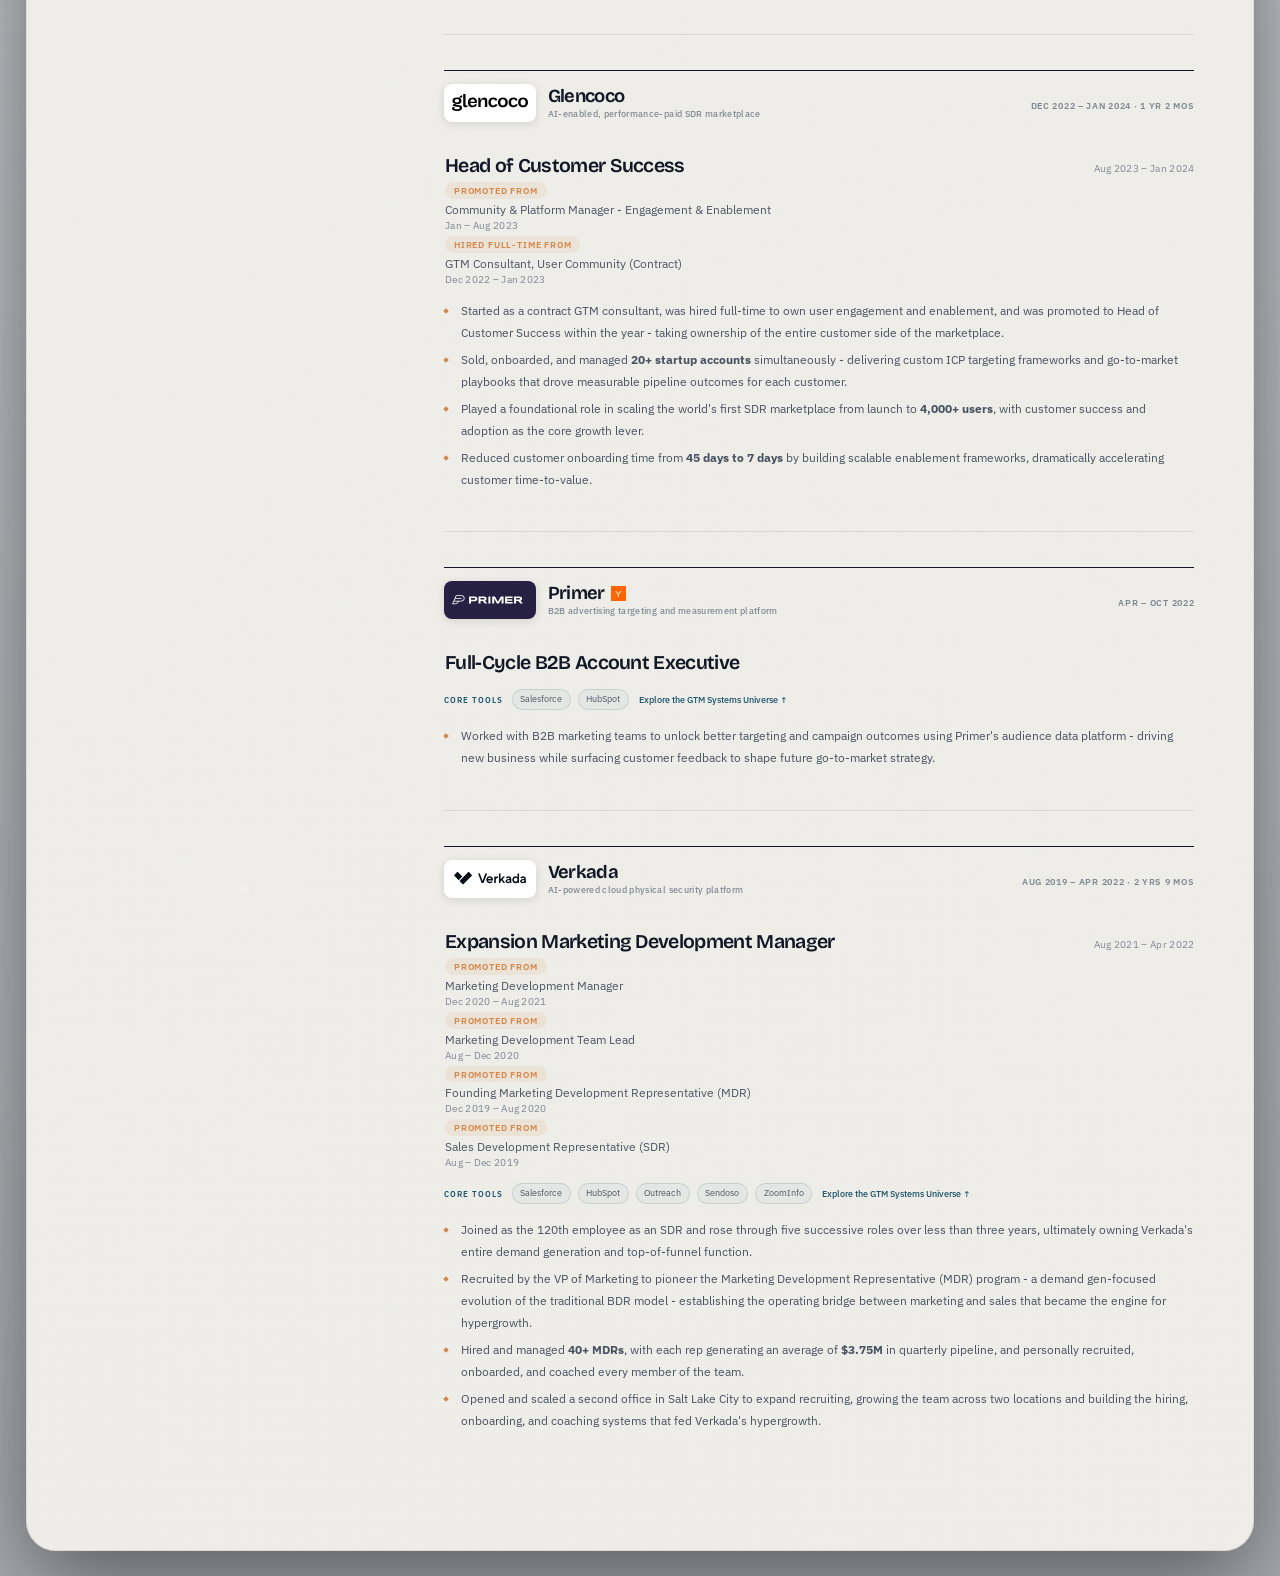
<file: resume.html>
<!DOCTYPE html>
<html lang="en">
<head>
<meta charset="UTF-8">
<meta name="viewport" content="width=device-width, initial-scale=1.0">
<meta name="robots" content="noindex, nofollow">
<title>Mike Cubberly - GTM Ecosystem Architect</title>
<link rel="icon" type="image/png" sizes="64x64" href="/mike-cubberly-favicon.png">
<link rel="preconnect" href="https://fonts.googleapis.com">
<link href="https://fonts.googleapis.com/css2?family=Bricolage+Grotesque:opsz,wdth,wght@12..96,75..100,400..800&family=IBM+Plex+Sans:wght@300;400;500;600&display=swap" rel="stylesheet">
<style>
  *, *::before, *::after { box-sizing: border-box; margin: 0; padding: 0; }

  :root {
    --ink: #0f1117;
    --mid: #4a4f5e;
    --light: #9099ab;
    --rule: #dde1e8;
    --accent: #1a4a6b;
    --accent-warm: #c9893a;
    --bg: #f7f5f1;
    --white: #ffffff;
    --sidebar-bg: #0f1117;
    --sidebar-text: #e8eaf0;
    --sidebar-muted: #828899;
    --sidebar-accent: #c9893a;
  }

  html { font-size: 15px; }

  body {
    font-family: 'DM Sans', sans-serif;
    background: var(--bg);
    color: var(--ink);
    min-height: 100vh;
    display: flex;
    justify-content: center;
    align-items: flex-start;
    padding: 2rem 1rem;
  }

  .page {
    width: 100%;
    max-width: 1040px;
    background: var(--white);
    box-shadow: 0 8px 48px rgba(15,17,23,0.13), 0 2px 8px rgba(15,17,23,0.06);
    display: grid;
    grid-template-columns: 285px 1fr;
    animation: fadeUp 0.7s cubic-bezier(0.22,1,0.36,1) both;
  }

  @keyframes fadeUp {
    from { opacity: 0; transform: translateY(28px); }
    to   { opacity: 1; transform: translateY(0); }
  }

  /* SIDEBAR */
  .sidebar {
    background: var(--sidebar-bg);
    padding: 2.8rem 1.8rem 2.8rem 2rem;
    display: flex;
    flex-direction: column;
    position: relative;
    overflow: hidden;
  }

  .sidebar::before {
    content: '';
    position: absolute;
    top: -60px; right: -60px;
    width: 220px; height: 220px;
    border-radius: 50%;
    background: radial-gradient(circle, rgba(201,137,58,0.12), transparent 70%);
    pointer-events: none;
  }

  .sidebar-name {
    font-family: 'Cormorant Garamond', serif;
    font-size: 2.05rem;
    font-weight: 700;
    color: var(--white);
    line-height: 1.1;
    letter-spacing: -0.01em;
    margin-bottom: 0.3rem;
  }

  .sidebar-title {
    font-size: 0.72rem;
    font-weight: 500;
    letter-spacing: 0.12em;
    text-transform: uppercase;
    color: var(--sidebar-accent);
    margin-bottom: 2rem;
  }

  .sidebar-divider {
    width: 32px; height: 2px;
    background: var(--sidebar-accent);
    margin-bottom: 2rem;
    border: none;
  }

  .sidebar-section { margin-bottom: 2rem; }

  .sidebar-section-label {
    font-size: 0.62rem;
    font-weight: 600;
    letter-spacing: 0.16em;
    text-transform: uppercase;
    color: var(--sidebar-muted);
    margin-bottom: 0.85rem;
    padding-bottom: 0.4rem;
    border-bottom: 1px solid rgba(255,255,255,0.07);
  }

  .contact-item {
    display: flex;
    align-items: flex-start;
    gap: 0.6rem;
    margin-bottom: 0.65rem;
  }

  .contact-icon {
    width: 14px; height: 14px;
    flex-shrink: 0;
    margin-top: 2px;
    opacity: 0.5;
    color: var(--sidebar-text);
  }

  .contact-item a,
  .contact-item span {
    font-size: 0.78rem;
    color: var(--sidebar-text);
    text-decoration: none;
    line-height: 1.4;
    word-break: break-all;
  }

  .contact-item a:hover { color: var(--sidebar-accent); }

  .stat-grid {
    display: grid;
    grid-template-columns: 1fr 1fr;
    gap: 0.75rem 0.6rem;
  }

  .stat-box {
    background: rgba(255,255,255,0.04);
    border: 1px solid rgba(255,255,255,0.07);
    border-radius: 6px;
    padding: 0.7rem 0.6rem;
    text-align: center;
  }

  .stat-num {
    font-family: 'Cormorant Garamond', serif;
    font-size: 1.4rem;
    font-weight: 700;
    color: var(--sidebar-accent);
    line-height: 1;
    display: block;
  }

  .stat-label {
    font-size: 0.57rem;
    font-weight: 500;
    letter-spacing: 0.03em;
    color: var(--sidebar-muted);
    margin-top: 0.3rem;
    display: block;
    text-transform: uppercase;
    line-height: 1.35;
  }

  .advisory-item {
    font-size: 0.77rem;
    color: var(--sidebar-text);
    line-height: 1.55;
    padding-left: 0.9rem;
    position: relative;
    margin-bottom: 0.6rem;
  }

  .advisory-item::before {
    content: '';
    position: absolute;
    left: 0; top: 8px;
    width: 5px; height: 5px;
    border-radius: 50%;
    background: var(--sidebar-accent);
  }

  /* MAIN */
  .main {
    padding: 2.8rem 2.6rem 2.8rem 2.4rem;
    display: flex;
    flex-direction: column;
  }

  .main-header {
    margin-bottom: 2rem;
    padding-bottom: 1.4rem;
    border-bottom: 2px solid var(--ink);
  }

  .main-header-eyebrow {
    font-size: 0.68rem;
    font-weight: 600;
    letter-spacing: 0.18em;
    text-transform: uppercase;
    color: var(--accent-warm);
    margin-bottom: 0.5rem;
  }

  .main-header h1 {
    font-family: 'Cormorant Garamond', serif;
    font-size: 2.7rem;
    font-weight: 700;
    color: var(--ink);
    line-height: 1.05;
    letter-spacing: -0.02em;
  }

  .main-header h1 em {
    font-style: italic;
    color: var(--accent);
  }

  .section { margin-bottom: 1.8rem; }

  .section-header {
    display: flex;
    align-items: center;
    gap: 0.8rem;
    margin-bottom: 1.1rem;
  }

  .section-header h2 {
    font-size: 0.65rem;
    font-weight: 600;
    letter-spacing: 0.18em;
    text-transform: uppercase;
    color: var(--mid);
    white-space: nowrap;
  }

  .section-header::after {
    content: '';
    flex: 1;
    height: 1px;
    background: var(--rule);
  }

  .summary-text {
    font-size: 0.82rem;
    line-height: 1.8;
    color: var(--mid);
    font-weight: 300;
  }

  .summary-text strong { color: var(--ink); font-weight: 600; }

  .summary-text a {
    color: inherit;
    text-decoration-color: rgba(23,79,104,0.42);
    text-decoration-thickness: 1px;
    text-underline-offset: 2px;
  }

  .summary-text a:hover { color: var(--accent); }

  /* Company logo in bar */
  .company-logo {
    width: 42px;
    height: 42px;
    border-radius: 8px;
    object-fit: contain;
    flex-shrink: 0;
    box-shadow: 0 2px 8px rgba(15,17,23,0.12);
  }

  .company-logo.wordmark {
    width: clamp(64px, 10vw, 92px);
    height: 38px;
    padding: 8px;
    border-radius: 8px !important;
    background: white;
  }

  .company-logo.wordmark-primer {
    background: #262142;
  }

  .city-flag {
    display: inline-block;
    width: 21px;
    height: 14px;
    margin-left: 0.35em;
    vertical-align: middle;
    border-radius: 2px;
    box-shadow: 0 0 0 1px #15171526;
  }

  .company-logo-fallback {
    width: 42px;
    height: 42px;
    border-radius: 8px;
    background: var(--accent);
    color: white;
    font-size: 0.65rem;
    font-weight: 700;
    display: none !important;
    align-items: center;
    justify-content: center;
    flex-shrink: 0;
    letter-spacing: 0;
    font-family: 'DM Sans', sans-serif;
  }

  /* COMPANY BLOCKS */
  .company-block {
    margin-bottom: 1.8rem;
    padding-bottom: 1.6rem;
    border-bottom: 1px solid var(--rule);
  }

  .company-block:last-child {
    border-bottom: none;
    margin-bottom: 0;
    padding-bottom: 0;
  }

  .company-bar {
    display: flex;
    align-items: center;
    gap: 1rem;
    background: linear-gradient(135deg, rgba(26,74,107,0.07) 0%, rgba(26,74,107,0.03) 100%);
    border-left: 4px solid var(--accent);
    border-radius: 0 8px 8px 0;
    padding: 0.75rem 1rem 0.75rem 0.85rem;
    margin-bottom: 0.85rem;
    box-shadow: 0 1px 4px rgba(15,17,23,0.06);
  }

  .company-bar-left {
    display: flex;
    align-items: center;
    gap: 0.75rem;
    flex: 1;
    min-width: 0;
  }

  .company-bar-right {
    flex-shrink: 0;
  }

  .company-name {
    font-family: 'Cormorant Garamond', serif;
    font-size: 1.15rem;
    font-weight: 700;
    letter-spacing: 0.01em;
    color: var(--accent);
    text-decoration: none;
    line-height: 1.15;
    display: block;
  }

  .company-name:hover { color: var(--accent-warm); }

  .company-tenure {
    font-size: 0.63rem;
    font-weight: 600;
    letter-spacing: 0.08em;
    text-transform: uppercase;
    color: var(--accent);
    background: rgba(26,74,107,0.1);
    border: 1px solid rgba(26,74,107,0.18);
    border-radius: 20px;
    padding: 0.22rem 0.7rem;
    white-space: nowrap;
  }

  /* Sub-role date displayed inline below title */
  .role-sub-wrap {
    display: flex;
    flex-direction: column;
    gap: 0.05rem;
  }

  .role-sub-date {
    font-size: 0.6rem;
    color: var(--light);
    letter-spacing: 0.03em;
  }

  /* Role progression track */
  .role-track {
    display: flex;
    flex-direction: column;
    margin-bottom: 0.8rem;
    padding-left: 0.1rem;
  }

  .role-row {
    display: flex;
    align-items: baseline;
    gap: 0.65rem;
    position: relative;
    padding-left: 0;
    margin-bottom: 0.08rem;
  }

  .role-row::before {
    display: none;
  }

  .role-title-main {
    font-family: 'Cormorant Garamond', serif;
    font-size: 1.1rem;
    font-weight: 600;
    color: var(--ink);
    line-height: 1.25;
  }

  .role-title-sub {
    font-size: 0.78rem;
    font-weight: 400;
    color: var(--mid);
    line-height: 1.35;
  }

  .role-date {
    font-size: 0.65rem;
    color: var(--light);
    white-space: nowrap;
    letter-spacing: 0.03em;
    flex-shrink: 0;
    margin-left: auto;
  }

  .promo-pill {
    font-size: 0.58rem;
    font-weight: 600;
    letter-spacing: 0.09em;
    text-transform: uppercase;
    color: var(--accent-warm);
    background: rgba(201,137,58,0.1);
    border-radius: 20px;
    padding: 0.12rem 0.55rem;
    margin: 0.18rem 0 0.18rem 0;
    display: inline-block;
    width: fit-content;
  }

  /* Brand tags */
  .brand-row {
    display: flex;
    flex-wrap: wrap;
    gap: 0.38rem;
    margin: 0.5rem 0 0.85rem 0;
  }

  .brand-tag {
    font-size: 0.65rem;
    font-weight: 500;
    color: var(--accent);
    background: rgba(26,74,107,0.07);
    border: 1px solid rgba(26,74,107,0.18);
    border-radius: 3px;
    padding: 0.18rem 0.52rem;
    text-decoration: none;
    letter-spacing: 0.03em;
  }

  .brand-tag:hover { background: rgba(26,74,107,0.14); }

  /* Bullets */
  .role-bullets { list-style: none; padding: 0; }

  .role-bullets li {
    font-size: 0.79rem;
    line-height: 1.72;
    color: var(--mid);
    padding-left: 1.1rem;
    position: relative;
    margin-bottom: 0.32rem;
  }

  .role-bullets li::before {
    content: '';
    position: absolute;
    left: 0; top: 9px;
    width: 4px; height: 4px;
    border-radius: 50%;
    background: var(--accent-warm);
  }

  .role-bullets a { color: var(--accent); text-decoration: none; }
  .role-bullets a:hover { color: var(--accent-warm); }

  /* INTERACTIVE TOOL UNIVERSE */
  .tool-universe-section { margin-top: 0.2rem; }

  .universe-intro {
    display: flex;
    align-items: flex-end;
    justify-content: space-between;
    gap: 1.2rem;
    margin: -0.35rem 0 0.9rem;
  }

  .universe-intro p {
    max-width: 470px;
    color: var(--mid);
    font-size: 0.78rem;
    line-height: 1.65;
  }

  .universe-controls {
    display: flex;
    flex-wrap: wrap;
    gap: 0.38rem;
    margin-bottom: 0.65rem;
  }

  .universe-filter {
    appearance: none;
    border: 1px solid var(--rule);
    border-radius: 999px;
    background: var(--white);
    color: var(--mid);
    cursor: pointer;
    font: 500 0.61rem/1 'DM Sans', sans-serif;
    letter-spacing: 0.04em;
    padding: 0.48rem 0.72rem;
    transition: border-color 0.2s ease, background 0.2s ease, color 0.2s ease;
  }

  .universe-filter:hover,
  .universe-filter:focus-visible,
  .universe-filter.is-active {
    background: var(--ink);
    border-color: var(--ink);
    color: var(--white);
    outline: none;
  }

  .tool-universe {
    position: relative;
    height: 720px;
    overflow: hidden;
    border: 0;
    border-radius: 20px;
    background: transparent;
    box-shadow: none;
    isolation: isolate;
  }

  .tool-universe::before,
  .tool-universe::after {
    content: '';
    position: absolute;
    inset: 0;
    pointer-events: none;
  }

  .tool-universe::before {
    opacity: 0.42;
    background-image:
      radial-gradient(circle, rgba(15,17,23,0.38) 0 1px, transparent 1.2px),
      radial-gradient(circle, rgba(201,137,58,0.5) 0 1px, transparent 1.3px),
      radial-gradient(circle, rgba(26,74,107,0.36) 0 1px, transparent 1.2px);
    background-position: 0 0, 33px 47px, 91px 19px;
    background-size: 83px 89px, 127px 131px, 167px 173px;
  }

  .tool-universe::after {
    background: radial-gradient(ellipse at center, rgba(201,137,58,0.07), transparent 42%);
    z-index: 8;
  }

  .universe-orbit {
    position: absolute;
    left: 50%;
    top: 50%;
    border: 1px solid rgba(15,17,23,0.11);
    border-radius: 50%;
    pointer-events: none;
    transform: translate(-50%, -50%);
    z-index: 1;
  }

  .universe-orbit:nth-of-type(1) { width: 27%; height: 25%; }
  .universe-orbit:nth-of-type(2) { width: 48%; height: 46%; border-color: rgba(201,137,58,0.22); }
  .universe-orbit:nth-of-type(3) { width: 68%; height: 65%; }
  .universe-orbit:nth-of-type(4) { width: 86%; height: 84%; border-color: rgba(26,74,107,0.14); }

  .universe-links {
    position: absolute;
    inset: 0;
    width: 100%;
    height: 100%;
    pointer-events: none;
    z-index: 2;
  }

  .universe-links line {
    stroke: rgba(15,17,23,0.07);
    stroke-width: 0.7;
    transition: opacity 0.25s ease, stroke 0.25s ease;
  }

  .universe-core {
    position: absolute;
    left: 50%;
    top: 50%;
    z-index: 5;
    width: 112px;
    height: 112px;
    display: flex;
    flex-direction: column;
    align-items: center;
    justify-content: center;
    border: 0;
    border-radius: 50%;
    background: transparent;
    box-shadow: 0 0 28px rgba(201,137,58,0.24), 0 0 74px rgba(201,137,58,0.13);
    text-align: center;
    transform: translate(-50%, -50%);
    animation: corePulse 4.8s ease-in-out infinite;
  }

  .universe-core img { width: 86px; height: 86px; object-fit: contain; }

  .universe-nodes { position: absolute; inset: 0; z-index: 4; }

  .tool-node {
    position: absolute;
    left: var(--x);
    top: var(--y);
    width: 38px;
    height: 38px;
    min-height: 0;
    display: inline-flex;
    align-items: center;
    justify-content: center;
    appearance: none;
    border: 1px solid rgba(15,17,23,0.08);
    border-radius: 50%;
    background: rgba(255,255,255,0.88);
    box-shadow: 0 3px 11px rgba(15,17,23,0.1), 0 0 12px color-mix(in srgb, var(--node-color) 13%, transparent);
    cursor: default;
    padding: 0.45rem;
    transform: translate(-50%, -50%);
    transition: opacity 0.25s ease, transform 0.25s ease, border-color 0.25s ease, box-shadow 0.25s ease;
    animation: nodePulse var(--pulse-speed) ease-in-out var(--pulse-delay) infinite;
  }

  .tool-node img { width: 100%; height: 100%; object-fit: contain; pointer-events: none; }

  .tool-node:hover,
  .tool-node:focus-visible,
  .tool-node.is-selected {
    z-index: 7;
    border-color: var(--node-color);
    box-shadow: 0 0 9px var(--node-color), 0 0 24px color-mix(in srgb, var(--node-color) 32%, transparent);
    outline: none;
    transform: translate(-50%, -50%) scale(1.22);
  }

  .tool-node.is-muted { opacity: 0.09; animation-play-state: paused; }
  .tool-node[data-category="intelligence"] { --node-color: #d6a45d; }
  .tool-node[data-category="data"] { --node-color: #55c9b3; }
  .tool-node[data-category="automation"] { --node-color: #64aef5; }
  .tool-node[data-category="infrastructure"] { --node-color: #a78bfa; }
  .tool-node[data-category="api"] { --node-color: #ef7d79; }

  .universe-hovercard {
    position: absolute;
    left: clamp(5.75rem, var(--tip-x, 50%), calc(100% - 5.75rem));
    top: var(--tip-y, 50%);
    z-index: 12;
    min-width: 9.25rem;
    padding: 0.62rem 0.78rem 0.68rem;
    border: 1px solid rgba(240,168,108,0.28);
    border-radius: 12px;
    background: linear-gradient(150deg, rgba(23,36,53,0.98), rgba(10,18,29,0.98));
    box-shadow: 0 16px 40px rgba(4,10,18,0.28), 0 0 24px rgba(240,168,108,0.08);
    color: var(--sidebar-text);
    pointer-events: none;
    opacity: 0;
    visibility: hidden;
    transform: translate(-50%, calc(-100% - 30px)) scale(0.96);
    transform-origin: center bottom;
    transition: opacity 0.18s ease, transform 0.18s ease, visibility 0.18s ease;
    backdrop-filter: blur(12px);
  }

  .universe-hovercard.is-visible {
    opacity: 1;
    visibility: visible;
    transform: translate(-50%, calc(-100% - 30px)) scale(1);
  }

  .universe-hovercard.is-below {
    transform: translate(-50%, 30px) scale(0.96);
    transform-origin: center top;
  }

  .universe-hovercard.is-below.is-visible { transform: translate(-50%, 30px) scale(1); }

  .universe-hovercard-label {
    display: block;
    margin-bottom: 0.14rem;
    color: var(--sidebar-accent);
    font-size: 0.48rem;
    font-weight: 700;
    letter-spacing: 0.16em;
    line-height: 1.2;
    text-transform: uppercase;
  }

  .universe-hovercard-site {
    display: block;
    color: #fffdf8;
    font-family: 'IBM Plex Mono', monospace;
    font-size: 0.68rem;
    font-weight: 500;
    letter-spacing: 0.01em;
    line-height: 1.25;
    white-space: nowrap;
  }

  .universe-fineprint {
    position: absolute;
    left: 50%;
    bottom: 1rem;
    z-index: 7;
    width: calc(100% - 2rem);
    min-height: 38px;
    display: flex;
    align-items: center;
    justify-content: center;
    border: 0;
    background: transparent;
    color: var(--light);
    font-size: 0.62rem;
    line-height: 1.45;
    padding: 0.65rem 0.85rem;
    text-align: center;
    transform: translateX(-50%);
  }

  @keyframes corePulse {
    0%, 100% { box-shadow: 0 0 22px rgba(201,137,58,0.35), 0 0 70px rgba(201,137,58,0.16); }
    50% { box-shadow: 0 0 32px rgba(201,137,58,0.55), 0 0 96px rgba(201,137,58,0.24); }
  }

  @keyframes nodePulse {
    0%, 100% { filter: brightness(0.88); }
    50% { filter: brightness(1.24); }
  }

  @media print {
    body { background: white; padding: 0; }
    .page { box-shadow: none; max-width: 100%; }
    .company-block { page-break-inside: avoid; }
    .universe-controls, .universe-orbit, .universe-links, .universe-core, .universe-atmosphere, .universe-fineprint, .universe-hovercard { display: none !important; }
    .tool-universe { height: auto; min-height: 0; padding: 1rem; background: transparent !important; }
    .universe-nodes { position: relative; display: flex; flex-wrap: wrap; gap: 0.3rem; }
    .tool-node { position: static; transform: none !important; animation: none; }
  }

  @media (prefers-reduced-motion: reduce) {
    .universe-core, .tool-node { animation: none; }
    .universe-hovercard { transition: none; }
    .building-status-dot {
      animation: none;
      box-shadow: 0 0 0 4px rgba(34,197,94,0.16), 0 0 14px rgba(34,197,94,0.62);
    }
  }

  @media (max-width: 740px) {
    .page { grid-template-columns: 1fr; }
    .sidebar { padding: 2rem 1.6rem; min-width: 0; }
    .stat-grid { grid-template-columns: repeat(3, 1fr); }
    .main { padding: 2rem 1.6rem; min-width: 0; }
    .universe-intro { align-items: flex-start; }
    .tool-universe { height: 760px; }
    .tool-node {
      width: 25px;
      height: 25px;
      min-height: 0;
      padding: 0;
      border-radius: 50%;
      padding: 0.28rem;
    }
    .tool-node:hover,
    .tool-node:focus-visible,
    .tool-node.is-selected {
      width: 31px;
      height: 31px;
      border-radius: 50%;
      padding: 0.32rem;
    }
    .universe-core { width: 92px; height: 92px; }
    .universe-core img { width: 72px; height: 72px; }
  }

  /* 2026 EDITORIAL REDESIGN */
  :root {
    --ink: #111724;
    --mid: #4d5664;
    --light: #7f8894;
    --rule: #d9d8d2;
    --accent: #174f68;
    --accent-warm: #d58648;
    --bg: #e9e7e1;
    --white: #f8f7f2;
    --sidebar-bg: #162131;
    --sidebar-text: #f3f0e8;
    --sidebar-muted: #a8b0bb;
    --sidebar-accent: #f0a86c;
  }

  html { font-size: 16px; }

  body {
    display: block;
    min-height: 100vh;
    padding: clamp(0.75rem, 2vw, 2rem);
    background-color: #0d1623;
    background:
      linear-gradient(180deg, rgba(7,14,24,0.08), rgba(7,14,24,0.34)),
      url('resume-space-background.jpg') center top / cover fixed;
    font-family: 'IBM Plex Sans', sans-serif;
  }

  .page {
    width: min(100%, 1240px);
    max-width: none;
    margin: 0 auto;
    padding: 18px;
    display: grid;
    grid-template-columns: minmax(280px, 340px) minmax(0, 1fr);
    align-items: start;
    gap: 18px;
    overflow: visible;
    border: 1px solid rgba(17,23,36,0.08);
    border-radius: 30px;
    background:
      linear-gradient(rgba(248,247,242,0.955), rgba(248,247,242,0.955)),
      url('resume-space-background.jpg') center top / cover fixed;
    box-shadow:
      0 30px 90px rgba(3,9,17,0.48),
      0 0 0 1px rgba(240,168,108,0.08);
  }

  .sidebar {
    position: sticky;
    top: 18px;
    min-height: 0;
    padding: 1.35rem;
    overflow: hidden;
    border-radius: 22px;
    background:
      radial-gradient(circle at 85% 8%, rgba(240,168,108,0.22), transparent 15rem),
      linear-gradient(160deg, #172435 0%, #111a27 100%);
    box-shadow: 0 20px 48px rgba(17,23,36,0.2);
  }

  .sidebar::before {
    top: auto;
    right: -12rem;
    bottom: -12rem;
    width: 28rem;
    height: 28rem;
    border: 1px solid rgba(255,255,255,0.07);
    background: transparent;
  }

  .portrait-shell {
    position: relative;
    width: 100%;
    aspect-ratio: 1.42 / 1;
    margin-bottom: 1.35rem;
    overflow: hidden;
    border-radius: 16px;
    background: #edc2cf;
  }

  .portrait-shell::after {
    content: 'CHICAGO  /  OPERATOR  /  FOUNDER';
    position: absolute;
    right: 0.75rem;
    bottom: 0.65rem;
    color: rgba(255,255,255,0.88);
    font-family: 'IBM Plex Sans', sans-serif;
    font-size: 0.48rem;
    font-weight: 600;
    letter-spacing: 0.14em;
  }

  .portrait-shell img {
    width: 100%;
    height: 100%;
    object-fit: cover;
    object-position: center 29%;
    filter: saturate(0.86) contrast(1.04);
    transform: scale(1.04);
  }

  .sidebar-name {
    margin: 0;
    color: var(--white);
    font-family: 'Bricolage Grotesque', sans-serif;
    font-size: clamp(2.25rem, 4.1vw, 3.35rem);
    font-weight: 720;
    letter-spacing: -0.02em;
    line-height: 0.86;
  }

  .sidebar-title {
    margin: 0.85rem 0 1.45rem;
    color: var(--sidebar-accent);
    font-size: 0.65rem;
    font-weight: 600;
    letter-spacing: 0.15em;
  }

  .sidebar-divider {
    width: 100%;
    height: 1px;
    margin-bottom: 1.45rem;
    background: rgba(255,255,255,0.12);
  }

  .sidebar-section { margin-bottom: 1.55rem; }
  .sidebar-section:last-child { margin-bottom: 0.2rem; }

  .sidebar-section-label {
    margin-bottom: 0.72rem;
    padding: 0;
    border: 0;
    color: var(--sidebar-muted);
    font-size: 0.54rem;
    letter-spacing: 0.18em;
  }

  .contact-item {
    gap: 0.55rem;
    margin-bottom: 0.48rem;
  }

  .contact-icon {
    width: 12px;
    height: 12px;
    color: var(--sidebar-accent);
    opacity: 0.8;
  }

  .contact-item a,
  .contact-item span {
    color: #e5e8ec;
    font-size: 0.7rem;
    letter-spacing: -0.01em;
    word-break: normal;
  }

  .stat-grid {
    grid-template-columns: repeat(2, 1fr);
    gap: 0;
    border-top: 1px solid rgba(255,255,255,0.12);
  }

  .stat-box {
    min-height: 78px;
    display: flex;
    flex-direction: column;
    justify-content: space-between;
    padding: 0.75rem 0.55rem 0.65rem 0;
    border: 0;
    border-bottom: 1px solid rgba(255,255,255,0.12);
    border-radius: 0;
    background: transparent;
    text-align: left;
  }

  .stat-box:nth-child(even) {
    padding-left: 0.7rem;
    border-left: 1px solid rgba(255,255,255,0.12);
  }

  .stat-num {
    color: var(--sidebar-accent);
    font-family: 'Bricolage Grotesque', sans-serif;
    font-size: 1.5rem;
    font-weight: 680;
    letter-spacing: -0.055em;
  }

  .stat-label {
    max-width: 115px;
    color: var(--sidebar-muted);
    font-size: 0.48rem;
    letter-spacing: 0.06em;
    line-height: 1.35;
  }

  .advisory-item {
    padding-left: 0;
    color: #d7dce3;
    font-size: 0.68rem;
    line-height: 1.55;
  }

  .advisory-item::before { display: none; }

  .advisory-brand {
    display: inline-flex;
    align-items: center;
    width: fit-content;
    margin: 0.05rem 0 0.72rem;
    padding: 0.48rem 0.62rem;
    border-radius: 7px;
    background: #ffffff;
    text-decoration: none;
    box-shadow: 0 5px 16px rgba(0,0,0,0.16);
  }

  .advisory-brand img {
    display: block;
    width: 122px;
    height: auto;
    opacity: 1;
    transition: opacity 180ms ease;
  }

  .advisory-brand:hover img { opacity: 0.76; }

  .competency-intro {
    max-width: 250px;
    margin: -0.1rem 0 0.85rem;
    color: #d7dce3;
    font-size: 0.65rem;
    line-height: 1.55;
  }

  .competency-list {
    position: relative;
    border-top: 1px solid rgba(255,255,255,0.12);
  }

  .competency-item {
    position: relative;
    display: grid;
    grid-template-columns: 1.55rem 1fr;
    gap: 0.62rem;
    padding: 0.72rem 0;
    border-bottom: 1px solid rgba(255,255,255,0.12);
    transition: transform 180ms ease;
  }

  .competency-item:hover { transform: translateX(3px); }

  .competency-index {
    width: 1.55rem;
    height: 1.55rem;
    display: flex;
    align-items: center;
    justify-content: center;
    border: 1px solid rgba(240,168,108,0.4);
    border-radius: 50%;
    color: var(--sidebar-accent);
    font-family: 'IBM Plex Sans', sans-serif;
    font-size: 0.45rem;
    font-weight: 600;
    letter-spacing: 0.08em;
  }

  .competency-copy { min-width: 0; }

  .competency-title {
    display: block;
    margin-bottom: 0.16rem;
    color: #f3f0e8;
    font-family: 'Bricolage Grotesque', sans-serif;
    font-size: 0.74rem;
    font-weight: 590;
    letter-spacing: -0.02em;
    line-height: 1.25;
  }

  .competency-detail {
    display: block;
    color: var(--sidebar-muted);
    font-size: 0.52rem;
    letter-spacing: 0.015em;
    line-height: 1.5;
  }

  .main {
    min-width: 0;
    padding: clamp(1.65rem, 4vw, 3.3rem) clamp(1rem, 3.2vw, 2.7rem) 2.8rem;
  }

  .main-header {
    position: relative;
    isolation: isolate;
    overflow: hidden;
    min-height: 360px;
    display: flex;
    flex-direction: column;
    justify-content: space-between;
    margin-bottom: 2.4rem;
    padding-bottom: 1.65rem;
    border-bottom: 1px solid var(--ink);
  }

  .header-space-atmosphere {
    position: absolute;
    inset: 0;
    z-index: 0;
    overflow: hidden;
    pointer-events: none;
  }

  .header-space-atmosphere::before,
  .header-space-atmosphere::after {
    content: '';
    position: absolute;
    inset: 0;
    pointer-events: none;
  }

  .header-space-atmosphere::before {
    opacity: 0.34;
    background-image:
      radial-gradient(circle, rgba(15,17,23,0.32) 0 1px, transparent 1.2px),
      radial-gradient(circle, rgba(201,137,58,0.44) 0 1px, transparent 1.3px),
      radial-gradient(circle, rgba(26,74,107,0.3) 0 1px, transparent 1.2px);
    background-position: 0 0, 33px 47px, 91px 19px;
    background-size: 83px 89px, 127px 131px, 167px 173px;
    -webkit-mask-image: linear-gradient(90deg, rgba(0,0,0,0.35), #000 58%, #000);
    mask-image: linear-gradient(90deg, rgba(0,0,0,0.35), #000 58%, #000);
  }

  .header-space-atmosphere::after {
    background:
      radial-gradient(circle at 91% 22%, rgba(213,134,72,0.09), transparent 23%),
      radial-gradient(ellipse at 72% 72%, rgba(23,79,104,0.055), transparent 35%);
  }

  .main-header > :not(.header-space-atmosphere) {
    position: relative;
    z-index: 2;
  }

  .space-cloud.header-space-cloud-one {
    right: 17%;
    top: 23%;
    width: 86px;
    opacity: 0.42;
    animation-delay: -5s;
  }

  .space-cloud.header-space-cloud-two {
    right: 34%;
    bottom: 18%;
    width: 64px;
    opacity: 0.27;
    animation-delay: -11s;
  }

  .space-planet.header-space-planet {
    right: 5%;
    top: 13%;
    width: 52px;
    height: 52px;
    opacity: 0.78;
    animation-delay: -2s;
  }

  .space-rocket.header-space-rocket {
    right: 7%;
    bottom: 8%;
    width: 31px;
    height: 31px;
    color: rgba(23,79,104,0.25);
    animation: rocketHover 11s ease-in-out -3s infinite;
  }

  .shooting-star.header-space-shooting-star {
    right: 27%;
    top: 12%;
    animation-delay: -3.5s;
  }

  .main-header-eyebrow {
    width: fit-content;
    margin: 0;
    padding: 0.38rem 0.64rem;
    display: inline-flex;
    align-items: center;
    gap: 0.46rem;
    overflow: hidden;
    border: 1px solid rgba(34,197,94,0.28);
    border-radius: 999px;
    background: rgba(255,255,255,0.34);
    box-shadow: 0 0 0 0 rgba(34,197,94,0), inset 0 0 0 rgba(34,197,94,0);
    color: var(--accent);
    font-size: 0.58rem;
    letter-spacing: 0.15em;
    animation: buildingCapsulePulse 3.1s ease-in-out infinite;
  }

  .main-header-eyebrow::after {
    content: '';
    position: absolute;
    z-index: 0;
    top: -90%;
    left: -42%;
    width: 30%;
    height: 280%;
    background: linear-gradient(90deg, transparent, rgba(255,255,255,0.86), rgba(34,197,94,0.2), transparent);
    transform: rotate(18deg) translateX(0);
    animation: buildingCapsuleShimmer 3.1s ease-in-out infinite;
    pointer-events: none;
  }

  .main-header-eyebrow > span {
    position: relative;
    z-index: 1;
  }

  .building-status-dot {
    width: 9px;
    height: 9px;
    flex: 0 0 auto;
    border-radius: 50%;
    background: #22c55e;
    box-shadow: 0 0 0 3px rgba(34,197,94,0.16), 0 0 12px rgba(34,197,94,0.58);
    animation: buildingStatusPulse 2.65s ease-in-out infinite;
  }

  @keyframes buildingStatusPulse {
    0%, 100% {
      opacity: 0.76;
      transform: scale(0.88);
      box-shadow: 0 0 0 3px rgba(34,197,94,0.15), 0 0 10px rgba(34,197,94,0.5);
    }
    50% {
      opacity: 1;
      transform: scale(1.3);
      box-shadow: 0 0 0 7px rgba(34,197,94,0.15), 0 0 24px rgba(34,197,94,0.9);
    }
  }

  @keyframes buildingCapsulePulse {
    0%, 100% {
      border-color: rgba(34,197,94,0.24);
      background: rgba(255,255,255,0.34);
      box-shadow: 0 0 0 0 rgba(34,197,94,0), inset 0 0 0 rgba(34,197,94,0);
    }
    50% {
      border-color: rgba(34,197,94,0.62);
      background: rgba(34,197,94,0.045);
      box-shadow: 0 0 14px rgba(34,197,94,0.18), inset 0 0 9px rgba(34,197,94,0.07);
    }
  }

  @keyframes buildingCapsuleShimmer {
    0%, 26% { opacity: 0; transform: rotate(18deg) translateX(0); }
    36% { opacity: 0.92; }
    57% { opacity: 0; transform: rotate(18deg) translateX(520%); }
    100% { opacity: 0; transform: rotate(18deg) translateX(520%); }
  }

  .main-header h1 {
    max-width: 760px;
    margin-top: 3.5rem;
    color: var(--ink);
    font-family: 'Bricolage Grotesque', sans-serif;
    font-size: clamp(3.55rem, 7.4vw, 6.45rem);
    font-weight: 740;
    letter-spacing: -0.02em;
    line-height: 0.92;
    word-spacing: 0.025em;
  }

  .main-header h1 em {
    display: block;
    margin-top: 0.18em;
    color: var(--accent);
    font-style: normal;
    font-weight: 520;
  }

  .section { margin-bottom: 3.1rem; }

  .section-header {
    gap: 1rem;
    margin-bottom: 1.35rem;
  }

  .section-header h2 {
    color: var(--ink);
    font-family: 'IBM Plex Sans', sans-serif;
    font-size: 0.6rem;
    font-weight: 600;
    letter-spacing: 0.18em;
  }

  .summary-text {
    max-width: 760px;
    color: #394453;
    font-size: clamp(0.9rem, 1.5vw, 1.04rem);
    font-weight: 300;
    letter-spacing: -0.012em;
    line-height: 1.78;
  }

  .summary-section { margin-bottom: 2.4rem; }

  .tool-universe-section {
    margin: 2.4rem -0.5rem 3.8rem;
    padding: 1.7rem 0.5rem 0;
    border-top: 1px solid var(--rule);
  }

  .tool-universe-section .section-header::after { display: none; }

  .universe-intro {
    align-items: flex-start;
    margin: 0 0 1.1rem;
  }

  .universe-intro p {
    max-width: 560px;
    font-size: 0.74rem;
    line-height: 1.7;
  }

  .universe-filter {
    border-color: var(--rule);
    background: transparent;
    font-family: 'IBM Plex Sans', sans-serif;
    font-size: 0.57rem;
  }

  .tool-universe {
    height: 700px;
    border-radius: 24px;
    background:
      radial-gradient(circle at center, rgba(213,134,72,0.1), transparent 34%),
      linear-gradient(180deg, rgba(255,255,255,0.32), rgba(255,255,255,0));
  }

  .universe-atmosphere {
    position: absolute;
    inset: 0;
    z-index: 0;
    overflow: hidden;
    border-radius: inherit;
    pointer-events: none;
  }

  .space-cloud {
    position: absolute;
    width: 74px;
    height: 18px;
    border-radius: 999px;
    background: rgba(23,79,104,0.07);
    filter: blur(0.3px);
    opacity: 0.68;
    animation: cloudDrift 18s ease-in-out infinite alternate;
  }

  .space-cloud::before,
  .space-cloud::after {
    content: '';
    position: absolute;
    bottom: 4px;
    border-radius: 50%;
    background: inherit;
  }

  .space-cloud::before { left: 13px; width: 28px; height: 28px; }
  .space-cloud::after { right: 12px; width: 36px; height: 36px; }
  .space-cloud-one { left: 4%; top: 18%; }
  .space-cloud-two {
    right: 3%;
    top: 67%;
    width: 92px;
    opacity: 0.48;
    animation-delay: -8s;
  }

  .space-planet {
    position: absolute;
    width: 42px;
    height: 42px;
    border: 1px solid rgba(213,134,72,0.18);
    border-radius: 50%;
    background: radial-gradient(circle at 32% 28%, rgba(255,255,255,0.76), rgba(213,134,72,0.12) 38%, rgba(23,79,104,0.08));
    box-shadow: inset -8px -6px 15px rgba(23,79,104,0.05);
    animation: planetFloat 8s ease-in-out infinite;
  }

  .space-planet::after {
    content: '';
    position: absolute;
    inset: 44% -14%;
    border: 1px solid rgba(23,79,104,0.14);
    border-radius: 50%;
    transform: rotate(-17deg);
  }

  .space-planet-one { right: 3%; top: 13%; }
  .space-planet-two {
    left: 2%;
    bottom: 16%;
    width: 29px;
    height: 29px;
    animation-delay: -4s;
  }

  .space-rocket {
    position: absolute;
    width: 28px;
    height: 28px;
    color: rgba(23,79,104,0.27);
    filter: drop-shadow(0 4px 8px rgba(23,79,104,0.08));
  }

  .space-rocket-one {
    left: 5%;
    bottom: 5%;
    animation: rocketGlide 15s ease-in-out infinite;
  }

  .space-rocket-two {
    right: 5%;
    top: 35%;
    width: 21px;
    height: 21px;
    color: rgba(213,134,72,0.25);
    animation: rocketHover 10s ease-in-out -5s infinite;
  }

  .shooting-star {
    position: absolute;
    width: 92px;
    height: 1px;
    background: linear-gradient(90deg, transparent, rgba(213,134,72,0.34));
    opacity: 0;
    transform: rotate(-28deg);
    animation: starShoot 9s ease-out infinite;
  }

  .shooting-star::after {
    content: '';
    position: absolute;
    right: -1px;
    top: -2px;
    width: 5px;
    height: 5px;
    border-radius: 50%;
    background: rgba(213,134,72,0.5);
    box-shadow: 0 0 10px rgba(213,134,72,0.3);
  }

  .shooting-star-one { left: 7%; top: 9%; }
  .shooting-star-two { right: 8%; top: 53%; animation-delay: -5.5s; }

  @keyframes cloudDrift {
    from { transform: translate3d(-6px, 0, 0); }
    to { transform: translate3d(12px, -5px, 0); }
  }

  @keyframes planetFloat {
    0%, 100% { transform: translateY(0) rotate(0deg); }
    50% { transform: translateY(-8px) rotate(3deg); }
  }

  @keyframes rocketGlide {
    0%, 100% { transform: translate3d(0, 0, 0) rotate(8deg); }
    50% { transform: translate3d(36px, -25px, 0) rotate(18deg); }
  }

  @keyframes rocketHover {
    0%, 100% { transform: translateY(0) rotate(-28deg); }
    50% { transform: translateY(-15px) rotate(-20deg); }
  }

  @keyframes starShoot {
    0%, 72% { opacity: 0; transform: translate3d(-22px, 16px, 0) rotate(-28deg); }
    77% { opacity: 0.72; }
    88%, 100% { opacity: 0; transform: translate3d(76px, -40px, 0) rotate(-28deg); }
  }

  .universe-fineprint { bottom: 0.15rem; }

  .company-block {
    margin-bottom: 2.2rem;
    padding-bottom: 2.2rem;
    border-color: var(--rule);
  }

  .company-bar {
    gap: 1rem;
    margin-bottom: 1.2rem;
    padding: 0.8rem 0;
    border: 0;
    border-top: 1px solid var(--ink);
    border-radius: 0;
    background: transparent;
    box-shadow: none;
  }

  .company-logo,
  .company-logo-fallback,
  .company-bar-left > a:first-child {
    border-radius: 50% !important;
  }

  .company-name {
    color: var(--ink);
    font-family: 'Bricolage Grotesque', sans-serif;
    font-size: 1.15rem;
    font-weight: 650;
    letter-spacing: -0.035em;
  }

  .company-title-stack {
    display: flex;
    flex-direction: column;
    align-items: flex-start;
    gap: 0.12rem;
    min-width: 0;
  }

  .company-name-row {
    display: flex;
    align-items: center;
    gap: 0.38rem;
  }

  .company-note {
    color: var(--light);
    font-size: 0.54rem;
    font-weight: 500;
    letter-spacing: 0.04em;
    line-height: 1.25;
  }

  .yc-mark {
    width: 15px;
    height: 15px;
    display: inline-flex;
    align-items: center;
    justify-content: center;
    flex: 0 0 auto;
    background: #ff6600;
    color: #ffffff;
    font-family: Arial, sans-serif;
    font-size: 0.62rem;
    font-weight: 400;
    line-height: 1;
  }

  .company-tenure {
    padding: 0;
    border: 0;
    border-radius: 0;
    background: transparent;
    color: var(--light);
    font-size: 0.56rem;
  }

  .role-title-main {
    font-family: 'Bricolage Grotesque', sans-serif;
    font-size: 1.22rem;
    font-weight: 620;
    letter-spacing: -0.035em;
  }

  .role-title-sub { font-size: 0.75rem; }

  .role-tools {
    display: flex;
    align-items: center;
    flex-wrap: wrap;
    gap: 0.42rem;
    margin: 0.72rem 0 0.95rem;
  }

  .role-tools-label {
    margin-right: 0.12rem;
    color: var(--accent);
    font-size: 0.5rem;
    font-weight: 600;
    letter-spacing: 0.13em;
    text-transform: uppercase;
  }

  .role-tool {
    padding: 0.3rem 0.48rem;
    border: 1px solid rgba(23,79,104,0.15);
    border-radius: 999px;
    background: rgba(23,79,104,0.035);
    color: var(--mid);
    font-size: 0.57rem;
    line-height: 1;
  }

  .role-tools-universe-link {
    margin-left: 0.18rem;
    color: var(--accent);
    font-size: 0.56rem;
    font-weight: 500;
    text-decoration: none;
    text-underline-offset: 3px;
  }

  .role-tools-universe-link:hover,
  .role-tools-universe-link:focus-visible { text-decoration: underline; }

  .promo-pill,
  .brand-tag {
    border-radius: 999px;
  }

  .role-bullets li {
    color: #485261;
    font-size: 0.78rem;
    line-height: 1.76;
  }

  .role-bullets li::before {
    top: 9px;
    border-radius: 0;
    background: var(--accent-warm);
    transform: rotate(45deg);
  }

  @media (max-width: 880px) {
    body { padding: 0; }
    .page {
      grid-template-columns: 1fr;
      gap: 0;
      padding: 10px;
      border: 0;
      border-radius: 0;
    }
    .sidebar {
      position: relative;
      top: auto;
      display: grid;
      grid-template-columns: 0.8fr 1.2fr;
      gap: 1.4rem;
      padding: 1rem;
    }
    .portrait-shell { grid-row: span 3; margin: 0; }
    .sidebar-name { align-self: end; }
    .sidebar-title { margin: -0.8rem 0 0; }
    .sidebar-divider { display: none; }
    .sidebar-section { grid-column: 1 / -1; margin-bottom: 0.5rem; }
    .main { padding: 2.6rem 1.2rem; }
    .main-header { min-height: 315px; }
  }

  @media (min-width: 881px) and (max-height: 1300px) {
    .sidebar { position: relative; top: auto; }
  }

  @media (max-width: 560px) {
    .sidebar { display: block; }
    .portrait-shell { margin-bottom: 1.2rem; }
    .sidebar-name { font-size: 3rem; }
    .sidebar-title { margin: 0.8rem 0 1.25rem; }
    .main-header { min-height: 300px; }
    .main-header h1 { font-size: clamp(3rem, 15vw, 4.3rem); }
    .space-cloud.header-space-cloud-two { display: none; }
    .space-cloud.header-space-cloud-one { right: 6%; top: 31%; opacity: 0.27; }
    .space-planet.header-space-planet { right: 3%; top: 8%; width: 38px; height: 38px; }
    .space-rocket.header-space-rocket { right: 4%; bottom: 5%; opacity: 0.72; }
    .shooting-star.header-space-shooting-star { right: 15%; top: 19%; }
    .universe-intro { display: block; }
    .tool-universe { height: 620px; }
    .company-bar { align-items: flex-start; }
    .company-bar-right { padding-top: 0.25rem; }
    .company-tenure { white-space: normal; text-align: right; }
    .role-tools-universe-link { width: 100%; margin: 0.18rem 0 0; }
  }

  @media (prefers-reduced-motion: reduce) {
    .main-header-eyebrow,
    .building-status-dot { animation: none; }
    .main-header-eyebrow::after { display: none; }
    .space-cloud,
    .space-planet,
    .space-rocket,
    .shooting-star { animation: none; }
    .shooting-star { opacity: 0.18; }
  }

  @media print {
    body { padding: 0; background: white; }
    .page { display: block; padding: 0; border: 0; background: white; }
    .sidebar { position: static; box-shadow: none; border-radius: 0; }
    .portrait-shell { display: none; }
    .main-header { min-height: 0; }
    .header-space-atmosphere { display: none; }
  }

  /* ORBITAL MOTION UPGRADE */
  .tool-universe {
    background:
      radial-gradient(circle at 50% 52%, rgba(213,134,72,0.17), transparent 22%),
      radial-gradient(circle at 65% 36%, rgba(23,79,104,0.10), transparent 32%),
      linear-gradient(180deg, rgba(255,255,255,0.44), rgba(240,241,237,0.08));
  }

  .tool-universe::before {
    opacity: 0.58;
    animation: universeStarDrift 32s linear infinite;
  }

  .universe-orbit {
    overflow: visible;
  }

  .universe-orbit::after {
    content: '';
    position: absolute;
    inset: -1px;
    border-radius: inherit;
    background: conic-gradient(from 20deg, transparent 0 70%, rgba(213,134,72,0.48) 79%, transparent 88%);
    opacity: 0.72;
    -webkit-mask: radial-gradient(transparent calc(50% - 1px), #000 50%);
    mask: radial-gradient(transparent calc(50% - 1px), #000 50%);
    animation: orbitSignalSweep 10s linear infinite;
  }

  .universe-orbit:nth-of-type(2)::after { animation-duration: 14s; animation-direction: reverse; }
  .universe-orbit:nth-of-type(3)::after { animation-duration: 19s; }
  .universe-orbit:nth-of-type(4)::after { animation-duration: 24s; animation-direction: reverse; }

  .universe-links { opacity: 0.13; }

  .universe-ring-track {
    position: absolute;
    left: 50%;
    top: 50%;
    z-index: 4;
    width: var(--ring-width);
    height: var(--ring-height);
    transform: translate(-50%, -50%);
    animation: universeTrackSpin var(--orbit-speed) linear infinite;
    animation-direction: var(--orbit-direction, normal);
    will-change: transform;
  }

  .universe-ring-track::before {
    content: '';
    position: absolute;
    inset: 0;
    border-radius: 50%;
    background: conic-gradient(from 100deg, transparent 0 79%, color-mix(in srgb, var(--accent-warm) 34%, transparent) 86%, transparent 92%);
    opacity: 0.46;
    -webkit-mask: radial-gradient(transparent calc(50% - 2px), #000 50%, transparent calc(50% + 2px));
    mask: radial-gradient(transparent calc(50% - 2px), #000 50%, transparent calc(50% + 2px));
  }

  .universe-ring-track.is-paused,
  .universe-ring-track.is-paused .tool-node img { animation-play-state: paused; }

  .universe-orbit-slot {
    position: absolute;
    left: var(--slot-x);
    top: var(--slot-y);
    width: 0;
    height: 0;
  }

  .universe-ring-track .tool-node {
    left: 0;
    top: 0;
  }

  .universe-ring-track .tool-node :is(img, .tool-initials) {
    animation: universeIconCounterSpin var(--orbit-speed) linear infinite;
    animation-direction: var(--counter-direction, normal);
    will-change: transform;
  }

  .universe-core::before,
  .universe-core::after {
    content: '';
    position: absolute;
    border: 1px solid rgba(213,134,72,0.19);
    border-radius: 50%;
    pointer-events: none;
  }

  .universe-core::before { inset: -20px; animation: coreOrbitPulse 3.4s ease-in-out infinite; }
  .universe-core::after { inset: -38px; border-color: rgba(23,79,104,0.12); animation: coreOrbitPulse 3.4s ease-in-out -1.7s infinite; }

  @keyframes universeTrackSpin {
    from { transform: translate(-50%, -50%) rotate(0deg); }
    to { transform: translate(-50%, -50%) rotate(360deg); }
  }

  @keyframes universeIconCounterSpin {
    from { transform: rotate(0deg); }
    to { transform: rotate(-360deg); }
  }

  @keyframes orbitSignalSweep {
    from { transform: rotate(0deg); }
    to { transform: rotate(360deg); }
  }

  @keyframes universeStarDrift {
    from { background-position: 0 0, 33px 47px, 91px 19px; }
    to { background-position: 83px 44px, -61px 118px, 160px -72px; }
  }

  @keyframes coreOrbitPulse {
    0%, 100% { opacity: 0.32; transform: scale(0.96); }
    50% { opacity: 0.86; transform: scale(1.04); }
  }

  @media (prefers-reduced-motion: reduce) {
    .universe-ring-track,
    .universe-ring-track .tool-node :is(img, .tool-initials),
    .universe-orbit::after,
    .tool-universe::before,
    .universe-core::before,
    .universe-core::after { animation: none; }
  }

  @media print {
    .universe-ring-track { display: contents; animation: none; }
    .universe-orbit-slot { position: static; width: auto; height: auto; }
    .universe-ring-track .tool-node :is(img, .tool-initials) { animation: none; }
  }
  .universe-fineprint { position: static; width: 100%; transform: none; margin-top: 0.5rem; }
  .universe-hovercard { width: min(15rem, calc(100% - 2rem)); left: clamp(7.5rem, var(--tip-x, 50%), calc(100% - 7.5rem)); }
  .universe-hovercard-products { display: block; margin-top: 0.4rem; color: #e1e6ec; font-size: 0.62rem; line-height: 1.5; }
  .universe-hovercard-products:empty { display: none; }
  .tool-initials { font: 700 10px/1 sans-serif; color: var(--ink); letter-spacing: -0.04em; }
  /* Keep the larger catalog inside circular orbits at every screen size. */
  .tool-universe { height: auto; aspect-ratio: 1; min-height: 0; }
  .universe-ring-track { height: auto; aspect-ratio: 1; }
  .universe-ring-track .tool-node { width: 29px; height: 29px; padding: 0.3rem; }
  @media (max-width: 740px) {
    .universe-ring-track .tool-node { width: 17px; height: 17px; padding: 2px; }
    .universe-core { width: 54px; height: 54px; }
    .universe-core img { width: 43px; height: 43px; }
    .universe-core::before { inset: -8px; }
    .universe-core::after { inset: -15px; }
    .universe-fineprint { font-size: 0.52rem; }
  }
  @media print { .tool-universe { aspect-ratio: auto; } }
</style>
</head>
<body>
<div class="page">

  <!-- SIDEBAR -->
  <aside class="sidebar">
    <figure class="portrait-shell">
      <img src="mike-cubberly-clean.png" alt="Mike Cubberly">
    </figure>
    <div class="sidebar-name">Mike<br>Cubberly</div>
    <div class="sidebar-title">GTM Ecosystem Architect</div>
    <hr class="sidebar-divider">

    <div class="sidebar-section">
      <div class="sidebar-section-label">Contact</div>

      <div class="contact-item">
        <svg class="contact-icon" viewBox="0 0 24 24" fill="none" stroke="currentColor" stroke-width="2"><path d="M21 10c0 7-9 13-9 13s-9-6-9-13a9 9 0 0118 0z"/><circle cx="12" cy="10" r="3"/></svg>
        <span>Chicago<img class="city-flag" src="/assets/chicago-flag.svg" alt="" width="24" height="16">, IL</span>
      </div>
      <div class="contact-item">
        <svg class="contact-icon" viewBox="0 0 24 24" fill="none" stroke="currentColor" stroke-width="2"><path d="M4 4h16c1.1 0 2 .9 2 2v12c0 1.1-.9 2-2 2H4c-1.1 0-2-.9-2-2V6c0-1.1.9-2 2-2z"/><polyline points="22,6 12,13 2,6"/></svg>
        <!-- email_off --><a href="mailto:mike@bottlerocketgrowth.com">mike@bottlerocketgrowth.com</a><!-- /email_off -->
      </div>
      <div class="contact-item">
        <svg class="contact-icon" viewBox="0 0 24 24" fill="none" stroke="currentColor" stroke-width="2"><path d="M16 8a6 6 0 016 6v7h-4v-7a2 2 0 00-2-2 2 2 0 00-2 2v7h-4v-7a6 6 0 016-6z"/><rect x="2" y="9" width="4" height="12"/><circle cx="4" cy="4" r="2"/></svg>
        <a href="https://www.linkedin.com/in/mikecubberly/" target="_blank">linkedin.com/in/mikecubberly</a>
      </div>
    </div>

    <div class="sidebar-section">
      <div class="sidebar-section-label">By the Numbers</div>
      <div class="stat-grid">
        <div class="stat-box">
          <span class="stat-num">10+</span>
          <span class="stat-label">Years GTM Experience</span>
        </div>
        <div class="stat-box">
          <span class="stat-num">100K+</span>
          <span class="stat-label">RevGenius Members Led</span>
        </div>
        <div class="stat-box">
          <span class="stat-num">40+</span>
          <span class="stat-label">MDRs Hired &amp; Managed at Verkada</span>
        </div>
        <div class="stat-box">
          <span class="stat-num">20+</span>
          <span class="stat-label">Startup Accounts Sold &amp; Managed at Glencoco</span>
        </div>
        <div class="stat-box">
          <span class="stat-num">$3.75M</span>
          <span class="stat-label">Avg Quarterly Pipeline per Verkada MDR</span>
        </div>
        <div class="stat-box">
          <span class="stat-num">45→7</span>
          <span class="stat-label">Days to Onboard a Customer at Glencoco</span>
        </div>
        <div class="stat-box">
          <span class="stat-num">11K+</span>
          <span class="stat-label">Contact Records in BRG Prospecting Program</span>
        </div>
        <div class="stat-box">
          <span class="stat-num">1,210</span>
          <span class="stat-label">Contact Records Audited for Employment Data</span>
        </div>
        <div class="stat-box">
          <span class="stat-num">1,000</span>
          <span class="stat-label">New Prospects Added Across 4 Campaigns</span>
        </div>
      </div>
    </div>

    <div class="sidebar-section">
      <div class="sidebar-section-label">Advisory Roles</div>
      <a class="advisory-brand" href="https://airscale.io" target="_blank" rel="noopener" aria-label="Visit Airscale">
        <img src="[data-uri]" alt="Airscale">
      </a>
      <div class="advisory-item">GTM Advisor at Airscale - helping the team scale outbound and data operations across growth and customer-facing channels.</div>
    </div>

    <div class="sidebar-section competency-section">
      <div class="sidebar-section-label">Core Competencies</div>
      <p class="competency-intro">The practical disciplines I use to build and run modern growth systems.</p>
      <div class="competency-list">
        <div class="competency-item">
          <span class="competency-index">01</span>
          <div class="competency-copy">
            <span class="competency-title">Go-To-Market (GTM)</span>
            <span class="competency-detail">Strategy · ICP design · positioning · execution</span>
          </div>
        </div>
        <div class="competency-item">
          <span class="competency-index">02</span>
          <div class="competency-copy">
            <span class="competency-title">Growth Motions</span>
            <span class="competency-detail">Outbound · growth systems · community-led growth</span>
          </div>
        </div>
        <div class="competency-item">
          <span class="competency-index">03</span>
          <div class="competency-copy">
            <span class="competency-title">GTM Engineering</span>
            <span class="competency-detail">APIs · automation · enrichment · workflow systems</span>
          </div>
        </div>
        <div class="competency-item">
          <span class="competency-index">04</span>
          <div class="competency-copy">
            <span class="competency-title">Marketing Operations</span>
            <span class="competency-detail">CRM architecture · campaign infrastructure · reporting</span>
          </div>
        </div>
        <div class="competency-item">
          <span class="competency-index">05</span>
          <div class="competency-copy">
            <span class="competency-title">Pipeline &amp; Revenue Operations</span>
            <span class="competency-detail">Pipeline design · lead routing · process · measurement</span>
          </div>
        </div>
        <div class="competency-item">
          <span class="competency-index">06</span>
          <div class="competency-copy">
            <span class="competency-title">Founder &amp; Team Enablement</span>
            <span class="competency-detail">Founder-led sales · playbooks · hiring · coaching</span>
          </div>
        </div>
      </div>
    </div>
  </aside>

  <!-- MAIN -->
  <main class="main">

    <div class="main-header">
      <div class="header-space-atmosphere" aria-hidden="true">
        <span class="space-cloud header-space-cloud-one"></span>
        <span class="space-cloud header-space-cloud-two"></span>
        <span class="space-planet header-space-planet"></span>
        <svg class="space-rocket header-space-rocket" viewBox="0 0 32 32"><path d="M18.7 4.4c3.5-1.7 6.6-1.6 8.3-1.4.2 1.7.3 4.8-1.4 8.3l-5.1 10.2-10-10 8.2-7.1Z" fill="none" stroke="currentColor" stroke-width="1.4"/><circle cx="21.5" cy="8.8" r="2.2" fill="none" stroke="currentColor" stroke-width="1.4"/><path d="m11.3 12.4-5.1 1.2-3.1 4.2 8.2.8m8.3 2.1-1.2 5.1-4.2 3.1-.8-8.2M8.7 23.3l-4 4m7-2.4-2.1 3.4" fill="none" stroke="currentColor" stroke-linecap="round" stroke-width="1.4"/></svg>
        <span class="shooting-star header-space-shooting-star"></span>
      </div>
      <div class="main-header-eyebrow" aria-label="Building, active status">
        <span class="building-status-dot" aria-hidden="true"></span>
        <span>BUILDING</span>
      </div>
      <h1>Operator. Builder.<br><em>GTM Ecosystem Architect.</em></h1>
    </div>

    <!-- SUMMARY -->
    <div class="section summary-section">
      <div class="section-header"><h2>Summary</h2></div>
      <p class="summary-text">
        Operator-founder and GTM ecosystem architect with <strong>10+ years</strong> building growth motions, revenue systems, and scalable go-to-market infrastructure across high-growth SaaS environments. As founder of <strong><a href="https://bottlerocketgrowth.com" target="_blank" rel="noopener">Bottle Rocket Growth</a></strong>, I build and run GTM programs, AI-assisted research workflows, and client-facing applications, with operating arms spanning consulting, talent placement and events. <strong>I'm Head of Community at the 100,000+ member GTM community <a href="https://www.revgenius.com" target="_blank" rel="noopener">RevGenius</a></strong>, serve as a <strong>GTM advisor to <a href="https://airscale.io" target="_blank" rel="noopener">Airscale</a></strong> and am an active member of <strong><a href="https://gtmcafe.com" target="_blank" rel="noopener">GTM Cafe</a></strong>. I have a track record of growing into leadership at every organization I have joined. I thrive at the intersection of GTM engineering, collaborative growth strategy, and ecosystem-building.
      </p>
    </div>

    <div class="section tool-universe-section" id="gtm-systems-universe" aria-labelledby="tool-universe-heading">
      <div class="section-header"><h2 id="tool-universe-heading">GTM Systems Universe</h2></div>
      <div class="universe-intro">
        <p>A connected operating system for intelligence, data, orchestration, infrastructure, and direct API workflows. Select a constellation or explore an individual node.</p>
      </div>
      <div class="universe-controls" role="group" aria-label="Filter tool universe">
        <button class="universe-filter is-active" type="button" data-filter="all">Universe</button>
        <button class="universe-filter" type="button" data-filter="intelligence">Intelligence</button>
        <button class="universe-filter" type="button" data-filter="data">Data</button>
        <button class="universe-filter" type="button" data-filter="automation">Orchestration</button>
        <button class="universe-filter" type="button" data-filter="infrastructure">Infrastructure</button>
        <button class="universe-filter" type="button" data-filter="api">APIs</button>
      </div>
      <div class="tool-universe" id="tool-universe">
        <div class="universe-orbit" aria-hidden="true"></div>
        <div class="universe-orbit" aria-hidden="true"></div>
        <div class="universe-orbit" aria-hidden="true"></div>
        <div class="universe-orbit" aria-hidden="true"></div>
        <div class="universe-atmosphere" aria-hidden="true">
          <span class="space-cloud space-cloud-one"></span>
          <span class="space-cloud space-cloud-two"></span>
          <span class="space-planet space-planet-one"></span>
          <span class="space-planet space-planet-two"></span>
          <svg class="space-rocket space-rocket-one" viewBox="0 0 32 32"><path d="M18.7 4.4c3.5-1.7 6.6-1.6 8.3-1.4.2 1.7.3 4.8-1.4 8.3l-5.1 10.2-10-10 8.2-7.1Z" fill="none" stroke="currentColor" stroke-width="1.4"/><circle cx="21.5" cy="8.8" r="2.2" fill="none" stroke="currentColor" stroke-width="1.4"/><path d="m11.3 12.4-5.1 1.2-3.1 4.2 8.2.8m8.3 2.1-1.2 5.1-4.2 3.1-.8-8.2M8.7 23.3l-4 4m7-2.4-2.1 3.4" fill="none" stroke="currentColor" stroke-linecap="round" stroke-width="1.4"/></svg>
          <svg class="space-rocket space-rocket-two" viewBox="0 0 32 32"><path d="M18.7 4.4c3.5-1.7 6.6-1.6 8.3-1.4.2 1.7.3 4.8-1.4 8.3l-5.1 10.2-10-10 8.2-7.1Z" fill="none" stroke="currentColor" stroke-width="1.4"/><circle cx="21.5" cy="8.8" r="2.2" fill="none" stroke="currentColor" stroke-width="1.4"/><path d="m11.3 12.4-5.1 1.2-3.1 4.2 8.2.8m8.3 2.1-1.2 5.1-4.2 3.1-.8-8.2M8.7 23.3l-4 4m7-2.4-2.1 3.4" fill="none" stroke="currentColor" stroke-linecap="round" stroke-width="1.4"/></svg>
          <span class="shooting-star shooting-star-one"></span>
          <span class="shooting-star shooting-star-two"></span>
        </div>
        <svg class="universe-links" id="universe-links" viewBox="0 0 1000 720" preserveAspectRatio="none" aria-hidden="true"></svg>
        <div class="universe-core" aria-hidden="true"><img src="brg-logo.png" alt=""></div>
        <div class="universe-nodes" id="universe-nodes"></div>
        <div class="universe-hovercard" id="universe-hovercard" role="tooltip" aria-hidden="true">
          <span class="universe-hovercard-label" id="universe-hovercard-label"></span>
          <span class="universe-hovercard-site" id="universe-hovercard-site"></span>
          <span class="universe-hovercard-products" id="universe-hovercard-products"></span>
        </div>
        <div class="universe-fineprint">These are just some of the tools I use. I am constantly building out my stack based on each client's needs.</div>
      </div>
    </div>

    <!-- EXPERIENCE -->
    <div class="section">
      <div class="section-header"><h2>Experience</h2></div>

      <!-- BOTTLE ROCKET GROWTH -->
      <div class="company-block" id="bottle-rocket-growth">
        <div class="company-bar">
          <div class="company-bar-left">
            <a href="https://bottlerocketgrowth.com" target="_blank" rel="noopener" aria-label="Bottle Rocket Growth" style="display:inline-flex;align-items:center;flex-shrink:0;"><img class="company-logo" style="background:#fff;padding:4px;" src="/brg-logo.png" alt=""></a>
            <span class="company-logo-fallback">BRG</span>
            <div class="company-title-stack">
              <a class="company-name" href="https://bottlerocketgrowth.com" target="_blank">Bottle Rocket Growth</a>
              <span class="company-note">GTM consulting and engineering for founders and growth teams.</span>
            </div>
          </div>
          <div class="company-bar-right">
            <span class="company-tenure">Nov 2024 – Present</span>
          </div>
        </div>

        <div class="role-track">
          <div class="role-row top">
            <span class="role-title-main">Founder &amp; CEO</span>
          </div>
        </div>

        <div class="brand-row">
          <a class="brand-tag" href="https://bottlerocketgrowth.com" target="_blank">Bottle Rocket Growth - GTM Consultancy</a>
          <span class="brand-tag">Bottle Rocket Talent - GTM Operator &amp; Leader Placement</span>
          <span class="brand-tag">Bottle Rocket Events - GTM for Conferences &amp; Events</span>
        </div>

        <ul class="role-bullets">
          <li>Founded Bottle Rocket Growth, a go-to-market consultancy that also runs <strong>Bottle Rocket Talent</strong> and <strong>Bottle Rocket Events</strong>.</li>
          <li>Work directly with founders and leadership teams on ICP design, positioning, growth channels, and outbound strategy. Coach technical founders through founder-led sales, customer conversations, and their first sales hires.</li>
          <li>Manage a SaaS acquisition prospecting program spanning <strong>11,000+ contact records</strong>. Build AI-assisted research and qualification workflows that combine company discovery, contact verification, segmentation, and personalized outreach.</li>
          <li>Audited employment data across <strong>1,210 contact records</strong>, separating confirmed company matches, employer changes, and records needing review before reuse in outreach.</li>
          <li>Develop and deploy <strong>client portals, dashboards, and web applications</strong> that bring research, campaign reporting, proposals, and project materials into a shared workspace with client-specific access.</li>
          <li>Added <strong>1,000 new prospects across four LinkedIn campaigns</strong> in a single expansion, with duplicate checks and verification of every added record. Manage outbound programs from sender setup and audience research through reply handling and meeting handoffs.</li>
          <li>Build conference and event GTM programs around account research, attendee targeting, outreach, and meeting coordination. Create tailored proposals, briefing materials, and enablement resources for client teams.</li>
          <li>Serve as a <strong>GTM advisor to Airscale</strong>, providing ongoing counsel on growth strategy, ICP targeting, and revenue operations.</li>
        </ul>
      </div>

      <!-- REVGENIUS -->
      <div class="company-block">
        <div class="company-bar">
          <div class="company-bar-left">
            <a href="https://revgenius.com" target="_blank" rel="noopener" aria-label="RevGenius" style="display:inline-flex;align-items:center;flex-shrink:0;"><img class="company-logo wordmark" src="/assets/revgenius.svg" alt=""></a>
            <span class="company-logo-fallback">RG</span>
            <div class="company-title-stack">
              <a class="company-name" href="https://revgenius.com" target="_blank">RevGenius</a>
              <span class="company-note">Community for revenue professionals and GTM leaders</span>
            </div>
          </div>
          <div class="company-bar-right">
            <span class="company-tenure">Feb 2024 – Present</span>
          </div>
        </div>

        <div class="role-track">
          <div class="role-row top">
            <span class="role-title-main">Head of Community</span>
            <span class="role-date">Dec 2024 – Present</span>
          </div>
          <div class="promo-pill">Promoted from</div>
          <div class="role-row">
            <div class="role-sub-wrap">
              <span class="role-title-sub">Community Manager</span>
              <span class="role-sub-date">Feb – Dec 2024</span>
            </div>
          </div>
        </div>

        <ul class="role-bullets">
          <li>Joined as Community Manager and was promoted to Head of Community - taking full ownership of strategy and programming for a <strong>100,000+ member</strong> GTM and RevOps peer ecosystem for revenue leaders.</li>
          <li>Built and lead a team of 6 channel moderators and 1 community lead, systematizing internal growth motions and running engagement programs that drive sustained participation across the community.</li>
          <li>Build and manage programs with member organizations, delivering targeted GTM workshops and co-branded programming across sales, marketing, and customer success functions.</li>
          <li>Advise and mentor early-stage founders on ecosystem development, pipeline generation, and joint growth strategy - acting as a connector between member organizations and growth opportunities.</li>
        </ul>
      </div>

      <!-- GTM CAFE COMMUNITY MEMBERSHIP -->
      <div class="company-block" id="gtm-cafe">
        <div class="company-bar">
          <div class="company-bar-left">
            <a href="https://gtmcafe.com" target="_blank" rel="noopener" style="display:inline-flex;align-items:center;flex-shrink:0;"><img class="company-logo" src="gtm-cafe-logo.png" alt="" style="border-radius:8px;"></a>
            <span class="company-logo-fallback">GTM</span>
            <div class="company-title-stack">
              <a class="company-name" href="https://gtmcafe.com" target="_blank" rel="noopener">GTM Cafe</a>
              <span class="company-note">Slack community for GTM practitioners, founders, and builders</span>
            </div>
          </div>
          <div class="company-bar-right">
            <span class="company-tenure">Current membership</span>
          </div>
        </div>
        <div class="role-track">
          <div class="role-row top">
            <span class="role-title-main">Member</span>
          </div>
        </div>
        <ul class="role-bullets">
          <li>Active member of a <strong>tight-knit Slack community</strong> of GTM practitioners, founders, and builders, sharing practical ideas on outbound, AI, revenue operations, and growth.</li>
          <li>Contribute hands-on tool feedback, compare research and enrichment workflows, and exchange lessons from building and running GTM programs with fellow operators.</li>
        </ul>
      </div>

      <!-- GLENCOCO -->
      <div class="company-block">
        <div class="company-bar">
          <div class="company-bar-left">
            <a href="https://glencoco.com" target="_blank" rel="noopener" aria-label="Glencoco" style="display:inline-flex;align-items:center;flex-shrink:0;"><img class="company-logo wordmark" src="/assets/glencoco.svg" alt=""></a>
            <span class="company-logo-fallback">GC</span>
            <div class="company-title-stack">
              <a class="company-name" href="https://glencoco.com" target="_blank">Glencoco</a>
              <span class="company-note">AI-enabled, performance-paid SDR marketplace</span>
            </div>
          </div>
          <div class="company-bar-right">
            <span class="company-tenure">Dec 2022 – Jan 2024 · 1 yr 2 mos</span>
          </div>
        </div>

        <div class="role-track">
          <div class="role-row top">
            <span class="role-title-main">Head of Customer Success</span>
            <span class="role-date">Aug 2023 – Jan 2024</span>
          </div>
          <div class="promo-pill">Promoted from</div>
          <div class="role-row">
            <div class="role-sub-wrap">
              <span class="role-title-sub">Community &amp; Platform Manager - Engagement &amp; Enablement</span>
              <span class="role-sub-date">Jan – Aug 2023</span>
            </div>
          </div>
          <div class="promo-pill">Hired Full-Time from</div>
          <div class="role-row">
            <div class="role-sub-wrap">
              <span class="role-title-sub">GTM Consultant, User Community (Contract)</span>
              <span class="role-sub-date">Dec 2022 – Jan 2023</span>
            </div>
          </div>
        </div>

        <ul class="role-bullets">
          <li>Started as a contract GTM consultant, was hired full-time to own user engagement and enablement, and was promoted to Head of Customer Success within the year - taking ownership of the entire customer side of the marketplace.</li>
          <li>Sold, onboarded, and managed <strong>20+ startup accounts</strong> simultaneously - delivering custom ICP targeting frameworks and go-to-market playbooks that drove measurable pipeline outcomes for each customer.</li>
          <li>Played a foundational role in scaling the world's first SDR marketplace from launch to <strong>4,000+ users</strong>, with customer success and adoption as the core growth lever.</li>
          <li>Reduced customer onboarding time from <strong>45 days to 7 days</strong> by building scalable enablement frameworks, dramatically accelerating customer time-to-value.</li>
        </ul>
      </div>

      <!-- PRIMER -->
      <div class="company-block">
        <div class="company-bar">
          <div class="company-bar-left">
            <a href="https://sayprimer.com" target="_blank" rel="noopener" aria-label="Primer" style="display:inline-flex;align-items:center;flex-shrink:0;"><img class="company-logo wordmark wordmark-primer" src="/assets/primer.svg" alt=""></a>
            <span class="company-logo-fallback">PR</span>
            <div class="company-title-stack">
              <div class="company-name-row">
                <a class="company-name" href="https://sayprimer.com" target="_blank">Primer</a>
                <span class="yc-mark" role="img" aria-label="Y Combinator company" title="Y Combinator company">Y</span>
              </div>
              <span class="company-note">B2B advertising targeting and measurement platform</span>
            </div>
          </div>
          <div class="company-bar-right">
            <span class="company-tenure">Apr – Oct 2022</span>
          </div>
        </div>

        <div class="role-track">
          <div class="role-row top">
            <span class="role-title-main">Full-Cycle B2B Account Executive</span>
          </div>
        </div>

        <div class="role-tools" aria-label="Core tools used at Primer">
          <span class="role-tools-label">Core tools</span>
          <span class="role-tool">Salesforce</span>
          <span class="role-tool">HubSpot</span>
          <a class="role-tools-universe-link" href="#gtm-systems-universe">Explore the GTM Systems Universe ↑</a>
        </div>

        <ul class="role-bullets">
          <li>Worked with B2B marketing teams to unlock better targeting and campaign outcomes using Primer's audience data platform - driving new business while surfacing customer feedback to shape future go-to-market strategy.</li>
        </ul>
      </div>

      <!-- VERKADA -->
      <div class="company-block">
        <div class="company-bar">
          <div class="company-bar-left">
            <a href="https://verkada.com" target="_blank" rel="noopener" aria-label="Verkada" style="display:inline-flex;align-items:center;flex-shrink:0;"><img class="company-logo wordmark" src="/assets/verkada.svg" alt=""></a>
            <span class="company-logo-fallback">VK</span>
            <div class="company-title-stack">
              <a class="company-name" href="https://verkada.com" target="_blank">Verkada</a>
              <span class="company-note">AI-powered cloud physical security platform</span>
            </div>
          </div>
          <div class="company-bar-right">
            <span class="company-tenure">Aug 2019 – Apr 2022 · 2 yrs 9 mos</span>
          </div>
        </div>

        <div class="role-track">
          <div class="role-row top">
            <span class="role-title-main">Expansion Marketing Development Manager</span>
            <span class="role-date">Aug 2021 – Apr 2022</span>
          </div>
          <div class="promo-pill">Promoted from</div>
          <div class="role-row">
            <div class="role-sub-wrap">
              <span class="role-title-sub">Marketing Development Manager</span>
              <span class="role-sub-date">Dec 2020 – Aug 2021</span>
            </div>
          </div>
          <div class="promo-pill">Promoted from</div>
          <div class="role-row">
            <div class="role-sub-wrap">
              <span class="role-title-sub">Marketing Development Team Lead</span>
              <span class="role-sub-date">Aug – Dec 2020</span>
            </div>
          </div>
          <div class="promo-pill">Promoted from</div>
          <div class="role-row">
            <div class="role-sub-wrap">
              <span class="role-title-sub">Founding Marketing Development Representative (MDR)</span>
              <span class="role-sub-date">Dec 2019 – Aug 2020</span>
            </div>
          </div>
          <div class="promo-pill">Promoted from</div>
          <div class="role-row">
            <div class="role-sub-wrap">
              <span class="role-title-sub">Sales Development Representative (SDR)</span>
              <span class="role-sub-date">Aug – Dec 2019</span>
            </div>
          </div>
        </div>

        <div class="role-tools" aria-label="Core tools used at Verkada">
          <span class="role-tools-label">Core tools</span>
          <span class="role-tool">Salesforce</span>
          <span class="role-tool">HubSpot</span>
          <span class="role-tool">Outreach</span>
          <span class="role-tool">Sendoso</span>
          <span class="role-tool">ZoomInfo</span>
          <a class="role-tools-universe-link" href="#gtm-systems-universe">Explore the GTM Systems Universe ↑</a>
        </div>

        <ul class="role-bullets">
          <li>Joined as the 120th employee as an SDR and rose through five successive roles over less than three years, ultimately owning Verkada's entire demand generation and top-of-funnel function.</li>
          <li>Recruited by the VP of Marketing to pioneer the Marketing Development Representative (MDR) program - a demand gen-focused evolution of the traditional BDR model - establishing the operating bridge between marketing and sales that became the engine for hypergrowth.</li>
          <li>Hired and managed <strong>40+ MDRs</strong>, with each rep generating an average of <strong>$3.75M</strong> in quarterly pipeline, and personally recruited, onboarded, and coached every member of the team.</li>
          <li>Opened and scaled a second office in Salt Lake City to expand recruiting, growing the team across two locations and building the hiring, onboarding, and coaching systems that fed Verkada's hypergrowth.</li>
        </ul>
      </div>

    </div>

  </main>
</div>
<script>
  const toolUniverseEntries = [
    { name: 'Grok Bot', category: 'intelligence', detail: 'Desktop AI agents and computer-assisted task workflows.' },
    { name: 'ChatGPT Sites', category: 'intelligence', detail: 'Website creation, interactive applications and publishing.' },
    { name: 'ChatGPT Pages', category: 'intelligence', detail: 'Shared pages, project briefs and collaborative reference material.' },
    {"name": "Airtable", "category": "automation", "detail": "Shared operational tables, intake forms and synchronized dashboards."},
    {"name": "Zoom", "category": "automation", "detail": "Video meetings, webinars and business conversations."},
    {"name": "Microsoft Excel", "category": "automation", "detail": "Lead-list workbooks, data review and spreadsheet analysis."},
    {"name": "Microsoft Word", "category": "automation", "detail": "Agreements, document editing and tracked revisions."},
    {"name": "Microsoft PowerPoint", "category": "automation", "detail": "Presentation files and business slide decks."},
    {"name": "Microsoft Teams", "category": "automation", "detail": "Client meetings and collaboration."},
    {"name": "Microsoft Edge", "category": "infrastructure", "detail": "Browser-based work and application access."},
    {"name": "Bing Places", "category": "data", "detail": "Business listing setup and search visibility."},
    {"name": "Apple Numbers", "category": "automation", "detail": "Spreadsheet files and business data review."},
    {"name": "Apple Pages", "category": "automation", "detail": "Document review and editing."},
    {"name": "Apple Keynote", "category": "automation", "detail": "Presentation files and visual communication."},
    {"name": "Google Meet", "category": "automation", "detail": "Video meetings and calendar-linked calls."},
    {"name": "Google Chrome", "category": "infrastructure", "detail": "Daily browser-based research and application workflows."},
    {"name": "Google Forms", "category": "automation", "detail": "Forms, questionnaires and response collection."},
    {"name": "Google Business Profile", "category": "data", "detail": "Business profile management and local search visibility."},
    {"name": "Google Maps", "category": "data", "detail": "Location research, business discovery and event planning."},
    {"name": "PDFgear", "category": "automation", "detail": "PDF review, form completion and document editing."},
    {"name": "Granola", "category": "intelligence", "detail": "Meeting notes, shared call summaries and transcripts."},
    {"name": "Discord", "category": "automation", "detail": "Community conversations and group communication."},
    {"name": "Toby", "category": "automation", "detail": "Browser-tab organization and saved work sessions."},
    {"name": "BuiltWith", "category": "data", "detail": "Website technology profiling and stack research."},
    {"name": "Awesome Screenshot", "category": "automation", "detail": "Browser screenshots and screen recording."},
    {"name": "tawk.to", "category": "automation", "detail": "Website live chat, visitor conversations and chat-widget configuration."},
    {"name": "DocuSign", "category": "automation", "detail": "Electronic signatures and completed agreement workflows."},
    {"name": "Adobe Acrobat Sign", "category": "automation", "detail": "Document review and electronic signatures."},
    {"name": "Sai by Simular", "category": "intelligence", "detail": "Desktop agent tasks, workflow experiments and scheduled routines."},
    {"name": "Incredible", "category": "intelligence", "detail": "Computer-based AI assistance and connected task workflows."},
    {"name": "Muse", "category": "intelligence", "detail": "AI assistance across local files, apps and connected accounts."},
    {"name": "Typeless", "category": "intelligence", "detail": "Voice dictation and turning speech into written work."},
    {"name": "Freebuff", "category": "intelligence", "detail": "Desktop coding-agent experimentation."},
    {"name": "Sila", "category": "automation", "detail": "Agent-assisted messaging, workspace collaboration and group calls."},
    {"name": "ByteMail", "category": "automation", "detail": "Native Mac email and inbox management."},
    {"name": "Namecheap", "category": "infrastructure", "detail": "Domain research and domain-account administration."},
    {"name": "Pancake", "category": "data", "detail": "Audience definition, prospect discovery and lead-review workflows."},
    {"name": "readywhen", "category": "intelligence", "detail": "Business follow-up assistance and daily work briefs."},
    {"name": "Composio", "category": "infrastructure", "detail": "Connecting agent workflows with business applications."},
    {"name": "Yutori", "category": "intelligence", "detail": "Web-monitoring agents and research experiments."},
    {"name": "MillionPhones", "category": "data", "detail": "Professional contact discovery and phone-enrichment comparisons."},
    {"name": "Will This Person Answer", "category": "data", "detail": "Phone-number checks and contact answerability scoring."},
    {"name": "CheckThatPhone", "category": "data", "detail": "Phone validation and phone-data quality checks."},
    {"name": "Abstract API", "category": "api", "detail": "Phone intelligence, carrier metadata and number-validation tests."},
    {"name": "IPQualityScore", "category": "data", "detail": "Phone-quality research, validation and risk checks."},
    {"name": "ScrapeCreators", "category": "data", "detail": "Social-profile research and public-contact enrichment tests."},
    {"name": "Lurk", "category": "data", "detail": "Social lead monitoring and intent research."},
    {"name": "Brave Search", "category": "data", "detail": "Search API access for research workflows."},
    {"name": "OpenRouter", "category": "intelligence", "detail": "Access to multiple AI models through a shared API."},
    {"name": "Auto.dev", "category": "data", "detail": "Vehicle-data API workflows and automotive research."},
    {"name": "React", "category": "infrastructure", "detail": "Interactive website components and application interfaces."},
    {"name": "TypeScript", "category": "infrastructure", "detail": "Typed JavaScript for application development."},
    {"name": "Vite", "category": "infrastructure", "detail": "Application development and production build tooling."},
    {"name": "Tailwind CSS", "category": "infrastructure", "detail": "Responsive interface styling and design systems."},
    {"name": "Next.js", "category": "infrastructure", "detail": "Web application development and page structure."},
    {"name": "Drizzle", "category": "infrastructure", "detail": "Typed database schemas and application data access."},
    {"name": "shadcn/ui", "category": "infrastructure", "detail": "Reusable interface components and design-system building blocks."},
    {"name": "Lucide", "category": "infrastructure", "detail": "Consistent interface icons for websites and applications."},
    { name: 'Outreach', category: 'automation', detail: 'Sales engagement and outbound sequencing.' },
    { name: 'Sendoso', category: 'automation', detail: 'Direct mail and gifting for account engagement.' },
    {"name": "Deepline", "category": "automation", "detail": "Research orchestration, enrichment workflows and repeatable GTM operations."},
    {"name": "Loopster", "category": "data", "detail": "Lead research, structured prospect tables and audience development."},
    {"name": "Extruct", "category": "data", "detail": "Company discovery and evidence-led business research."},
    {"name": "ZoomInfo", "category": "data", "detail": "Company intelligence, contact research and buying committee discovery."},
    {"name": "MoltSets", "category": "data", "detail": "Company and contact enrichment for GTM research."},
    {"name": "Pipecorn", "category": "data", "detail": "B2B company and prospect intelligence."},
    {"name": "AKTA", "category": "data", "detail": "Company profiles, business signals and market research."},
    {"name": "Oxygen", "category": "automation", "detail": "GTM workflow orchestration and research operations."},
    {"name": "Exa", "category": "data", "detail": "Semantic web search and source discovery."},
    {"name": "Tavily", "category": "data", "detail": "Web search, site mapping and content extraction."},
    {"name": "Parallel", "category": "data", "detail": "Web research and structured information gathering."},
    {"name": "Manus", "category": "intelligence", "detail": "Agent-assisted research, document synthesis and project execution."},
    {"name": "ChatGPT", "category": "intelligence", "detail": "Research, planning, analysis and collaborative creation."},
    {"name": "Claude", "category": "intelligence", "detail": "Writing, reasoning and code collaboration."},
    {"name": "OpenArt", "category": "intelligence", "detail": "Creative image and video generation."},
    {"name": "Wispr Flow", "category": "intelligence", "detail": "Voice dictation and capturing ideas for daily work."},
    {"name": "Goldfish", "category": "intelligence", "detail": "Personal activity recall and project context."},
    {"name": "Google Drive", "category": "automation", "detail": "Shared project files and document organization."},
    {"name": "Google Docs", "category": "automation", "detail": "Collaborative proposals, agreements and operating documents."},
    {"name": "Google Sheets", "category": "automation", "detail": "Prospect lists, review workflows, reporting and dashboards."},
    {"name": "Google Slides", "category": "automation", "detail": "Presentations and client-facing storytelling."},
    {"name": "Gmail", "category": "automation", "detail": "Email organization and follow-up workflows."},
    {"name": "Google Calendar", "category": "automation", "detail": "Meeting coordination and availability planning."},
    {"name": "Slack", "category": "automation", "detail": "Team coordination, alerts and operational updates."},
    {"name": "Outlook", "category": "automation", "detail": "Business email and communication workflows."},
    {"name": "Fathom", "category": "intelligence", "detail": "Meeting notes, call summaries and action-item review."},
    {"name": "Fireflies", "category": "intelligence", "detail": "Meeting transcripts and conversation analysis."},
    {"name": "Cal.com", "category": "automation", "detail": "Meeting booking and scheduling workflows."},
    {"name": "Calendly", "category": "automation", "detail": "Scheduling links and prospect meeting coordination."},
    {"name": "Stripe", "category": "infrastructure", "detail": "Payments and billing integrations."},
    {"name": "LinkedIn", "category": "data", "detail": "Professional research, relationship context and prospect discovery."},
    {"name": "Google Search Console", "category": "data", "detail": "Search visibility and website indexing checks."},
    {"name": "Cloudflare Workers", "category": "infrastructure", "detail": "Serverless applications and application endpoints."},
    {"name": "Cloudflare Pages", "category": "infrastructure", "detail": "Website publishing and static application delivery."},
    {"name": "Cloudflare D1", "category": "infrastructure", "detail": "Application databases for serverless projects."},
    {"name": "Cloudflare R2", "category": "infrastructure", "detail": "Object storage for application files and assets."},
    {"name": "Node.js", "category": "infrastructure", "detail": "JavaScript application development and automation scripts."},
    {"name": "Python", "category": "infrastructure", "detail": "Data processing, reporting and workflow automation."},
    {"name": "JavaScript", "category": "infrastructure", "detail": "Interactive websites and browser-based applications."},
    {"name": "Git", "category": "infrastructure", "detail": "Version control and reviewable release history."},
    {"name": "Wrangler", "category": "infrastructure", "detail": "Command-line development and deployment for edge applications."},
    {"name": "Clutch", "category": "data", "detail": "Agency profile management and service visibility."},
    {"name": "GoodFirms", "category": "data", "detail": "Agency directory presence and profile refinement."},
    {"name": "Agency Spotter", "category": "data", "detail": "Agency discovery profiles and directory visibility."},
    {"name": "The Org", "category": "data", "detail": "Company and leadership research."},
    { name: 'Cloudflare', category: 'infrastructure', detail: 'Edge delivery, DNS, application security, Pages deployments, and serverless infrastructure.' },
    { name: 'GitHub', category: 'infrastructure', detail: 'Source control, production release workflows, and the operating record behind deployed BRG systems.' },
    { name: 'Clay', category: 'data', detail: 'Multi-provider enrichment, research waterfalls, scoring logic, and structured outbound data.' },
    { name: 'HeyReach', category: 'automation', detail: 'Multi-sender LinkedIn campaign infrastructure, sequencing, suppression, and lead-state operations.' },
    { name: 'Apollo.io', category: 'data', detail: 'Company and people discovery, enrichment, qualification, and outbound list development.' },
    { name: 'OpenAI', category: 'intelligence', detail: 'Reasoning, classification, extraction, research support, and application intelligence.' },
    { name: 'Anthropic', category: 'intelligence', detail: 'Long-context reasoning and generation inside BRG proposal and audit workflows.' },
    { name: 'HubSpot', category: 'automation', detail: 'CRM architecture, account data, suppression logic, meetings, and revenue operations.' },

    { name: 'Codex', category: 'intelligence', detail: 'Agentic implementation, research operations, automation, testing, and deployment.' },
    { name: 'FullEnrich', category: 'data', detail: 'Multi-source work-email and phone enrichment with confidence-aware result handling.' },
    { name: 'Resend', category: 'automation', detail: 'Transactional email delivery for BRG-built client systems and operational workflows.' },
    { name: 'OpenAI API', category: 'api', detail: 'Direct model access for structured extraction, verification, classification, and application features.' },
    { name: 'QuickEnrich', category: 'data', detail: 'Contact discovery and enrichment used in controlled, credit-capped research workflows.' },
    { name: 'Retool', category: 'automation', detail: 'Internal operational interfaces and data-backed workflow tooling.' },
    { name: 'Serper', category: 'data', detail: 'Programmatic search discovery for evidence-led research and contact-finding systems.' },
    { name: 'Cloudflare API', category: 'api', detail: 'Direct deployment, project, DNS, and infrastructure operations across BRG properties.' },

    { name: 'Gemini', category: 'intelligence', detail: 'Multimodal reasoning, research, and comparative model workflows.' },
    { name: 'Firecrawl', category: 'data', detail: 'Structured website extraction and page discovery for research applications.' },
    { name: 'Signaliz', category: 'data', detail: 'Signal-led company intelligence and API-driven sourcing workflows.' },
    { name: 'Anthropic API', category: 'api', detail: 'Direct Claude integration for proposal generation, editing, audits, and structured reasoning.' },
    { name: 'GetLeads.io', category: 'data', detail: 'Direct lead-source coverage for list building and contact discovery.' },
    { name: 'GoLogin', category: 'infrastructure', detail: 'Isolated browser-profile infrastructure for managed sender and client operations.' },
    { name: 'Salesforce', category: 'automation', detail: 'Enterprise CRM, pipeline architecture, account management, and reporting.' },
    { name: 'Apollo API', category: 'api', detail: 'Programmatic people and company search, matching, and enrichment.' },
    { name: 'Perplexity', category: 'intelligence', detail: 'Source-oriented research and rapid market synthesis.' },
    { name: 'Enrich.so', category: 'data', detail: 'Direct enrichment coverage for validating and filling prospect records.' },
    { name: 'Apify', category: 'data', detail: 'Actor-based web extraction and repeatable data collection.' },
    { name: 'HeyReach API', category: 'api', detail: 'Programmatic campaign, lead, sender, conversation, and suppression operations.' },

    { name: 'Grok', category: 'intelligence', detail: 'Real-time research and comparative model analysis.' },
    { name: 'DataForSEO', category: 'data', detail: 'Structured search, keyword, SERP, and market-intelligence data.' },
    { name: 'HarvestAPI.io', category: 'data', detail: 'LinkedIn-oriented lead search and profile-data coverage.' },
    { name: 'Slack API', category: 'api', detail: 'Operational notifications, private workflow channels, and client-system synchronization.' },
    { name: 'CompanyEnrich', category: 'data', detail: 'Company-level enrichment and structured firmographic discovery.' },
    { name: 'SyftData', category: 'automation', detail: 'Data operations and workflow support across prospecting systems.' },
    { name: 'IcyPeas', category: 'data', detail: 'Work-email discovery inside multi-source enrichment workflows.' },
    { name: 'FullEnrich API', category: 'api', detail: 'Asynchronous email and phone enrichment with controlled fields and confidence readback.' },
    { name: 'Google Books', category: 'data', detail: 'Publication metadata used in author and new-book qualification workflows.' },
    { name: 'Prospeo', category: 'data', detail: 'Email discovery and validation for qualified prospect records.' },
    { name: 'RB2B', category: 'data', detail: 'Website visitor identification and account-level demand signals.' },
    { name: 'QuickEnrich API', category: 'api', detail: 'Direct contact discovery with explicit credit and data-sharing controls.' },
    { name: 'Sumble', category: 'data', detail: 'Company and market intelligence for account discovery.' },
    { name: 'OrangeSlice', category: 'data', detail: 'Prospecting and data operations within the outbound stack.' },
    { name: 'Serper API', category: 'api', detail: 'Direct search-result access for research and discovery applications.' },

    { name: 'GojiBerry', category: 'data', detail: 'Prospect-data enrichment and sourcing support.' },
    { name: 'Baselayer', category: 'data', detail: 'Company and founder sourcing for evidence-led prospecting programs.' },
    { name: 'Firecrawl API', category: 'api', detail: 'Direct crawling and page extraction for structured research systems.' },
    { name: 'GetLeads.io API', category: 'api', detail: 'Direct lead-source access for reviewable list-building workflows.' },
    { name: 'Enrich.so API', category: 'api', detail: 'Direct prospect enrichment for validation and missing-field coverage.' },
    { name: 'Signaliz API', category: 'api', detail: 'Direct signal intelligence and company-data access.' },
    { name: 'HarvestAPI.io API', category: 'api', detail: 'Direct LinkedIn lead-search and profile-data endpoints.' },
    { name: 'Resend API', category: 'api', detail: 'Direct transactional email delivery for application workflows.' },
    { name: 'HubSpot API', category: 'api', detail: 'Direct CRM access for company, contact, scheduling, and suppression workflows.' },
    { name: 'Google Books API', category: 'api', detail: 'Direct publication and author metadata for book-market research.' },
    { name: 'Treg API', category: 'api', detail: 'Provider routing and coverage comparison across enrichment and market-data sources.' },
    { name: 'Apify API', category: 'api', detail: 'Direct actor execution and structured dataset retrieval.' },
    { name: 'DataForSEO API', category: 'api', detail: 'Direct SERP, keyword, and competitive-search intelligence.' }
  ];

  const categoryLabels = {
    intelligence: 'Intelligence',
    data: 'Data and discovery',
    automation: 'Orchestration',
    infrastructure: 'Infrastructure',
    api: 'Direct API'
  };

  const logoDomains = {
    "Airtable": "airtable.com",
    "Zoom": "zoom.us",
    "Microsoft Excel": "microsoft.com",
    "Microsoft Word": "microsoft.com",
    "Microsoft PowerPoint": "microsoft.com",
    "Microsoft Teams": "microsoft.com",
    "Microsoft Edge": "microsoft.com",
    "Bing Places": "microsoft.com",
    "Apple Numbers": "apple.com",
    "Apple Pages": "apple.com",
    "Apple Keynote": "apple.com",
    "Google Meet": "google.com",
    "Google Chrome": "google.com",
    "Google Forms": "google.com",
    "Google Business Profile": "google.com",
    "Google Maps": "google.com",
    "PDFgear": "pdfgear.com",
    "Granola": "granola.ai",
    "Discord": "discord.com",
    "Toby": "gettoby.com",
    "BuiltWith": "builtwith.com",
    "Awesome Screenshot": "awesomescreenshot.com",
    "tawk.to": "tawk.to",
    "DocuSign": "docusign.com",
    "Adobe Acrobat Sign": "adobe.com",
    "Sai by Simular": "sai.work",
    "Incredible": "incredible.one",
    "Muse": "muse.ai",
    "Typeless": "typeless.com",
    "Freebuff": "freebuff.com",
    "Sila": "silahq.com",
    "ByteMail": "bytemailapp.com",
    "Namecheap": "namecheap.com",
    "Pancake": "pancake.ai",
    "readywhen": "readywhen.ai",
    "Composio": "composio.dev",
    "Yutori": "yutori.com",
    "MillionPhones": "millionphones.com",
    "Will This Person Answer": "willthispersonanswer.com",
    "CheckThatPhone": "checkthatphone.com",
    "Abstract API": "abstractapi.com",
    "IPQualityScore": "ipqualityscore.com",
    "ScrapeCreators": "scrapecreators.com",
    "Lurk": "lurk.so",
    "Brave Search": "brave.com",
    "OpenRouter": "openrouter.ai",
    "Auto.dev": "auto.dev",
    "React": "react.dev",
    "TypeScript": "typescriptlang.org",
    "Vite": "vite.dev",
    "Tailwind CSS": "tailwindcss.com",
    "Next.js": "nextjs.org",
    "Drizzle": "orm.drizzle.team",
    "shadcn/ui": "ui.shadcn.com",
    "Lucide": "lucide.dev",
    'Outreach': 'outreach.io',
    'Sendoso': 'sendoso.com',
    "Deepline": "deepline.com",
    "Loopster": "loopster.ai",
    "Extruct": "extruct.ai",
    "ZoomInfo": "zoominfo.com",
    "MoltSets": "moltsets.com",
    "Pipecorn": "pipecorn.com",
    "AKTA": "akta.pro",
    "Oxygen": "oxygen.io",
    "Exa": "exa.ai",
    "Tavily": "tavily.com",
    "Parallel": "parallel.ai",
    "Manus": "manus.im",
    "ChatGPT": "chatgpt.com",
    "Claude": "claude.ai",
    "OpenArt": "openart.ai",
    "Wispr Flow": "wisprflow.ai",
    "Goldfish": "goldfish.ai",
    "Google Drive": "drive.google.com",
    "Google Docs": "docs.google.com",
    "Google Sheets": "sheets.google.com",
    "Google Slides": "slides.google.com",
    "Gmail": "gmail.com",
    "Google Calendar": "calendar.google.com",
    "Slack": "slack.com",
    "Outlook": "outlook.com",
    "Fathom": "fathom.video",
    "Fireflies": "fireflies.ai",
    "Cal.com": "cal.com",
    "Calendly": "calendly.com",
    "Stripe": "stripe.com",
    "LinkedIn": "linkedin.com",
    "Google Search Console": "search.google.com",
    "Cloudflare Workers": "workers.cloudflare.com",
    "Cloudflare Pages": "pages.cloudflare.com",
    "Cloudflare D1": "developers.cloudflare.com/d1",
    "Cloudflare R2": "developers.cloudflare.com/r2",
    "Node.js": "nodejs.org",
    "Python": "python.org",
    "JavaScript": "developer.mozilla.org",
    "Git": "git-scm.com",
    "Wrangler": "developers.cloudflare.com/workers/wrangler",
    "Clutch": "clutch.co",
    "GoodFirms": "goodfirms.co",
    "Agency Spotter": "agencyspotter.com",
    "The Org": "theorg.com",
    'Cloudflare': 'cloudflare.com',
    'GitHub': 'github.com',
    'Clay': 'clay.com',
    'HeyReach': 'heyreach.io',
    'Apollo.io': 'apollo.io',
    'Apollo': 'apollo.io',
    'OpenAI': 'openai.com',
    'Anthropic': 'anthropic.com',
    'HubSpot': 'hubspot.com',
    'Codex': 'openai.com',
    'FullEnrich': 'fullenrich.com',
    'Resend': 'resend.com',
    'QuickEnrich': 'quickenrich.io',
    'Retool': 'retool.com',
    'Serper': 'serper.dev',
    'Gemini': 'gemini.google.com',
    'Firecrawl': 'firecrawl.dev',
    'Signaliz': 'signaliz.com',
    'GetLeads.io': 'getleads.io',
    'GoLogin': 'gologin.com',
    'Salesforce': 'salesforce.com',
    'Perplexity': 'perplexity.ai',
    'Enrich.so': 'enrich.so',
    'Apify': 'apify.com',
    'Grok': 'x.ai',
    'DataForSEO': 'dataforseo.com',
    'HarvestAPI.io': 'harvestapi.io',
    'Slack': 'slack.com',
    'CompanyEnrich': 'companyenrich.com',
    'SyftData': 'syftdata.com',
    'IcyPeas': 'icypeas.com',
    'Google Books': 'books.google.com',
    'Prospeo': 'prospeo.io',
    'RB2B': 'rb2b.com',
    'Sumble': 'sumble.com',
    'OrangeSlice': 'orangeslice.ai',
    'GojiBerry': 'gojiberry.ai',
    'Baselayer': 'baselayer.io',
    'Treg': 'treg.to'
  };

  // One visible node per brand; product coverage stays in the accessible description.
  const brandGroups = {
    'Google': ['Google Drive', 'Google Docs', 'Google Sheets', 'Google Slides', 'Gmail', 'Google Calendar', 'Google Search Console', 'Google Books', 'Google Meet', 'Google Chrome', 'Google Forms', 'Google Business Profile', 'Google Maps'],
    'Cloudflare': ['Cloudflare Workers', 'Cloudflare Pages', 'Cloudflare D1', 'Cloudflare R2', 'Wrangler'],
    'OpenAI': ['ChatGPT', 'Codex', 'ChatGPT Sites', 'ChatGPT Pages'],
    'Anthropic': ['Claude'],
    'Grok': ['Grok Bot'],
    'Microsoft': ['Outlook', 'Microsoft Excel', 'Microsoft Word', 'Microsoft PowerPoint', 'Microsoft Teams', 'Microsoft Edge', 'Bing Places'],
    'Apple': ['Apple Numbers', 'Apple Pages', 'Apple Keynote']
  };
  logoDomains.Google = 'google.com';
  logoDomains.Microsoft = 'microsoft.com';
  logoDomains.Apple = 'apple.com';
  const providerName = (name) => {
    const base = name.replace(/ API$/, '');
    if (base === 'Apollo') return 'Apollo.io';
    if (base === 'Abstract') return 'Abstract API';
    return Object.keys(brandGroups).find((brand) => brandGroups[brand].includes(base)) || base;
  };
  const logoUrl = (name) => {
    const provider = providerName(name);
    const domain = logoDomains[provider] || `${provider.toLowerCase().replace(/[^a-z0-9]+/g, '')}.com`;
    return `https://www.google.com/s2/favicons?domain_url=https://${domain}&sz=128`;
  };
  const websiteFor = (name) => logoDomains[providerName(name)];
  const toolUniverse = toolUniverseEntries.reduce((uniqueTools, tool) => {
    const name = providerName(tool.name);
    const domain = websiteFor(name);
    const existing = uniqueTools.find((item) => item.name === name);

    if (existing) {
      const alias = tool.name.replace(/ API$/, '');
      if (!existing.aliases.includes(alias)) existing.aliases.push(alias);
      if (!existing.categories.includes(tool.category)) existing.categories.push(tool.category);
      if (!existing.details.includes(tool.detail)) existing.details.push(tool.detail);
      return uniqueTools;
    }

    uniqueTools.push({
      ...tool,
      name,
      domain,
      aliases: [...new Set([name, tool.name.replace(/ API$/, '')])],
      categories: [tool.category],
      details: [tool.detail]
    });
    return uniqueTools;
  }, []).sort((a, b) => {
    // Stable mixing avoids runs of related tools from the source catalog.
    const position = (name) => Array.from(name).reduce((hash, char) => Math.imul(hash ^ char.charCodeAt(0), 16777619) >>> 0, 2166136261);
    return position(a.name) - position(b.name);
  });

  const universeNodes = document.getElementById('universe-nodes');
  const universeLinks = document.getElementById('universe-links');
  const universeHovercard = document.getElementById('universe-hovercard');
  const universeHovercardLabel = document.getElementById('universe-hovercard-label');
  const universeHovercardSite = document.getElementById('universe-hovercard-site');
  // Grow the orbital capacity with the catalog so no tools share a slot.
  const ringCount = Math.max(4, Math.ceil(Math.sqrt(toolUniverse.length / 3)));
  const weights = Array.from({ length: ringCount }, (_, i) => i + 2);
  let remaining = toolUniverse.length;
  const ringPlan = weights.map((weight, i) => {
    const count = i === ringCount - 1 ? remaining : Math.round(toolUniverse.length * weight / weights.reduce((a, b) => a + b, 0));
    remaining -= count;
    return count;
  });
  const ringGeometry = weights.map((_, i) => ({
    width: 27 + (65 * i / (ringCount - 1)),
    height: 27 + (65 * i / (ringCount - 1)),
    offset: -90 + i * 17,
    speed: 42 + i * 17,
    direction: i % 2 ? 'reverse' : 'normal',
    counterDirection: i % 2 ? 'reverse' : 'normal'
  }));
  document.getElementById('tool-universe').insertAdjacentElement('afterend', document.querySelector('.universe-fineprint'));
  document.querySelector('.universe-fineprint').textContent = `${toolUniverse.length} platforms and counting. My stack keeps growing with every build.`;

  const orbitTracks = ringGeometry.map((geometry, index) => {
    const track = document.createElement('div');
    track.className = `universe-ring-track universe-ring-track-${index + 1}`;
    track.style.setProperty('--ring-width', `${geometry.width}%`);
    track.style.setProperty('--ring-height', `${geometry.height}%`);
    track.style.setProperty('--orbit-speed', `${geometry.speed}s`);
    track.style.setProperty('--orbit-direction', geometry.direction);
    track.style.setProperty('--counter-direction', geometry.counterDirection);
    universeNodes.appendChild(track);
    return track;
  });

  let ring = 0;
  let ringIndex = 0;

  toolUniverse.forEach((tool, index) => {
    while (ringIndex >= ringPlan[ring] && ring < ringPlan.length - 1) {
      ring += 1;
      ringIndex = 0;
    }

    const currentRing = ring;
    const geometry = ringGeometry[currentRing];
    const angle = geometry.offset + (360 / ringPlan[ring]) * ringIndex;
    const radians = angle * Math.PI / 180;
    let x = 50 + Math.cos(radians) * 50;
    let y = 50 + Math.sin(radians) * 50;

    const slot = document.createElement('span');
    slot.className = 'universe-orbit-slot';
    slot.style.setProperty('--slot-x', `${x.toFixed(2)}%`);
    slot.style.setProperty('--slot-y', `${y.toFixed(2)}%`);

    const node = document.createElement('span');
    node.tabIndex = 0;
    node.setAttribute('role', 'img');
    node.className = 'tool-node';
    node.dataset.name = tool.name;
    node.dataset.category = tool.category;
    node.dataset.categories = tool.categories.join(' ');
    node.dataset.index = String(index);
    node.style.setProperty('--pulse-speed', `${(3.4 + (index % 7) * 0.42).toFixed(2)}s`);
    node.style.setProperty('--pulse-delay', `${(-index * 0.19).toFixed(2)}s`);
    node.setAttribute('aria-label', `${tool.aliases.join(' and ')}. Website ${tool.domain}. ${tool.categories.map((category) => categoryLabels[category]).join(' and ')}. ${tool.details.join(' ')}`);
    const logo = document.createElement('img');
    logo.src = logoUrl(tool.name);
    logo.alt = '';
    logo.referrerPolicy = 'no-referrer';
    const showInitials = () => {
      const badge = document.createElement('span');
      badge.className = 'tool-initials';
      badge.textContent = ({ GojiBerry: 'GB', QuickEnrich: 'QE', Oxygen: 'OX' })[tool.name] || tool.name.slice(0, 2).toUpperCase();
      badge.setAttribute('aria-hidden', 'true');
      node.replaceChildren(badge);
    };
    if (['GojiBerry', 'Oxygen'].includes(tool.name)) {
      showInitials();
    } else {
      logo.addEventListener('error', showInitials, { once: true });
      node.appendChild(logo);
    }
    slot.appendChild(node);
    orbitTracks[currentRing].appendChild(slot);

    const showDetail = () => {
      document.querySelectorAll('.tool-node.is-selected').forEach((item) => item.classList.remove('is-selected'));
      node.classList.add('is-selected');
    };

    const showWebsite = () => {
      universeHovercardLabel.textContent = tool.name;
      universeHovercardSite.textContent = websiteFor(tool.name);
      document.getElementById('universe-hovercard-products').textContent = tool.aliases.filter((name) => name !== tool.name).join(' · ');
      const updatePosition = () => {
        const universeRect = document.getElementById('tool-universe').getBoundingClientRect();
        const nodeRect = node.getBoundingClientRect();
        const tipX = ((nodeRect.left + nodeRect.width / 2 - universeRect.left) / universeRect.width) * 100;
        const tipY = ((nodeRect.top + nodeRect.height / 2 - universeRect.top) / universeRect.height) * 100;
        universeHovercard.style.setProperty('--tip-x', `${tipX.toFixed(2)}%`);
        universeHovercard.style.setProperty('--tip-y', `${tipY.toFixed(2)}%`);
        universeHovercard.classList.toggle('is-below', tipY < 50);
        universeHovercard.classList.add('is-visible');
        universeHovercard.setAttribute('aria-hidden', 'false');
      };
      requestAnimationFrame(updatePosition);
    };

    const hideWebsite = () => {
      universeHovercard.classList.remove('is-visible');
      universeHovercard.setAttribute('aria-hidden', 'true');
      orbitTracks[currentRing].classList.remove('is-paused');
    };

    node.addEventListener('mouseenter', () => {
      orbitTracks[currentRing].classList.add('is-paused');
      showDetail();
      showWebsite();
    });
    node.addEventListener('mouseleave', hideWebsite);
    node.addEventListener('focus', () => {
      orbitTracks[currentRing].classList.add('is-paused');
      showDetail();
      showWebsite();
    });
    node.addEventListener('blur', hideWebsite);
    node.addEventListener('click', () => {
      orbitTracks[currentRing].classList.add('is-paused');
      showDetail();
      showWebsite();
    });
    ringIndex += 1;
  });

  document.querySelectorAll('.universe-filter').forEach((button) => {
    button.addEventListener('click', () => {
      const filter = button.dataset.filter;
      document.querySelectorAll('.universe-filter').forEach((item) => item.classList.toggle('is-active', item === button));
      document.querySelectorAll('.tool-node').forEach((node) => {
        const matches = filter === 'all' || node.dataset.categories.split(' ').includes(filter);
        node.classList.toggle('is-muted', !matches);
      });
      document.querySelectorAll('.universe-links line').forEach((line) => {
        const matches = filter === 'all' || line.dataset.categories.split(' ').includes(filter);
        line.style.opacity = matches ? '1' : '0.04';
      });
    });
  });
</script>
</body>
</html>
</file>
<file: styles.css>
:root {
  --bg: #f7f6f2;
  --ink: #151715;
  --muted: #686b68;
  --line: #c9c9c3;
  --pink: #e84d7c;
  --page: min(100% - 4rem, 90rem);
  --sans: "Avenir Next", Avenir, "Helvetica Neue", Helvetica, Arial, sans-serif;
}

* {
  box-sizing: border-box;
}

html {
  scroll-behavior: smooth;
  background: var(--bg);
}

body {
  min-width: 320px;
  margin: 0;
  color: var(--ink);
  background: var(--bg);
  font-family: var(--sans);
  font-size: 16px;
  line-height: 1.5;
  text-rendering: optimizeLegibility;
  -webkit-font-smoothing: antialiased;
}

::selection {
  color: var(--ink);
  background: #ffc7d9;
}

a {
  color: inherit;
  text-decoration: none;
}

img {
  display: block;
  max-width: 100%;
}

:focus-visible {
  outline: 2px solid var(--pink);
  outline-offset: 5px;
}

.site-header {
  position: relative;
  z-index: 10;
  display: flex;
  width: var(--page);
  min-height: 5.5rem;
  margin: 0 auto;
  align-items: center;
  justify-content: space-between;
}

.brand {
  display: inline-flex;
  align-items: center;
  gap: 0.4rem;
  font-size: 0.78rem;
  font-weight: 600;
  letter-spacing: -0.01em;
}

.brand-avatar {
  width: 1.65rem;
  height: 1.65rem;
  flex: none;
}

.site-nav {
  display: flex;
  gap: clamp(1.1rem, 2.5vw, 2.25rem);
  font-size: 0.76rem;
}

.site-nav a {
  padding: 0.35rem 0;
  border-bottom: 1px solid transparent;
}

.site-nav a:hover,
.site-nav a[aria-current="page"] {
  border-color: var(--ink);
}

.home-hero {
  display: grid;
  width: var(--page);
  min-height: calc(100svh - 5.5rem);
  margin: 0 auto;
  padding: clamp(3rem, 7vh, 6rem) 0 clamp(4rem, 8vh, 6rem);
  grid-template-columns: minmax(0, 1.08fr) minmax(22rem, 0.92fr);
  grid-template-rows: auto 1fr;
  column-gap: clamp(0rem, 2vw, 2rem);
  align-items: center;
}

.hero-name {
  position: relative;
  z-index: 2;
  align-self: start;
}

.hero-name h1 {
  margin: 0;
  font-size: clamp(6.5rem, 11.7vw, 11rem);
  font-weight: 600;
  letter-spacing: -0.085em;
  line-height: 0.76;
}

.hero-name p {
  margin: 2.25rem 0 0 0.45rem;
  color: var(--muted);
  font-size: 0.95rem;
}

.city {
  white-space: nowrap;
}

.city-flag {
  display: inline-block;
  width: 1.5rem;
  height: 1rem;
  margin-left: 0.4em;
  vertical-align: -0.17em;
  border-radius: 2px;
  box-shadow: 0 0 0 1px #15171526;
}

.hero-portrait {
  position: relative;
  z-index: 1;
  width: min(47vw, 42rem);
  margin: 0 0 0 clamp(-4rem, -4vw, -1rem);
  grid-column: 2;
  grid-row: 1 / 3;
  align-self: center;
}

.hero-portrait img {
  width: 100%;
  height: auto;
}

.hero-summary {
  max-width: 36rem;
  margin: clamp(3rem, 8vh, 7rem) 0 0 0.45rem;
  align-self: end;
  color: #3c403c;
  font-size: clamp(1.15rem, 1.8vw, 1.45rem);
  letter-spacing: -0.02em;
  line-height: 1.45;
}

.work-section {
  width: var(--page);
  margin: 0 auto;
  padding: clamp(6rem, 10vw, 10rem) 0;
  border-top: 1px solid var(--ink);
}

.work-heading {
  display: flex;
  margin-bottom: clamp(2rem, 4vw, 3.5rem);
  align-items: center;
  justify-content: space-between;
  gap: 1.5rem;
}

.work-heading h2 {
  margin: 0;
  font-size: clamp(3.5rem, 7vw, 6.8rem);
  font-weight: 500;
  letter-spacing: -0.075em;
  line-height: 0.9;
}

.work-brand {
  display: inline-flex;
  align-items: center;
  gap: clamp(0.6rem, 1.5vw, 1.25rem);
  color: var(--muted);
  font-size: 0.85rem;
}

.work-brand img {
  width: clamp(2.5rem, 5vw, 4rem);
  height: auto;
}

.work-arrow {
  display: grid;
  width: 2.15rem;
  height: 2.15rem;
  flex: none;
  place-items: center;
  border: 1px solid var(--line);
  border-radius: 50%;
  color: var(--ink);
  font-size: 1rem;
}

.work-brand:hover .work-arrow,
.work-brand:focus-visible .work-arrow {
  border-color: #ffc7d9;
  background: #ffc7d9;
}

.race-feature {
  margin: 0;
}

.race-gallery {
  display: grid;
  grid-template-columns: minmax(0, 2.3fr) minmax(0, 1fr);
  gap: clamp(0.4rem, 1vw, 0.9rem);
}

.race-action,
.race-trackside {
  position: relative;
}

.race-action {
  aspect-ratio: 1.85;
}

.race-photo {
  position: absolute;
  inset: 0;
  width: 100%;
  height: 100%;
  border-radius: 0.4rem;
  object-fit: cover;
}

.race-trackside .race-photo {
  object-position: center 28%;
}

.race-mark {
  position: absolute;
  top: clamp(0.65rem, 2vw, 1.5rem);
  left: clamp(0.65rem, 2vw, 1.5rem);
  width: clamp(2.15rem, 4vw, 3.25rem);
  height: auto;
  padding: 0.3rem;
  border-radius: 50%;
  background: var(--bg);
}

.race-feature figcaption {
  margin-top: 0.75rem;
  color: var(--muted);
  font-size: 0.78rem;
}

.fact-logo {
  width: 3rem;
  height: auto;
}

.experience-section {
  width: var(--page);
  margin: 0 auto;
  padding: clamp(7rem, 13vw, 13rem) 0;
  border-top: 1px solid var(--line);
}

.experience-section h2 {
  max-width: 23ch;
  margin: 0 0 3rem;
  font-size: clamp(2.5rem, 5.5vw, 5.4rem);
  font-weight: 500;
  letter-spacing: -0.06em;
  line-height: 1.02;
}

.experience-logos {
  display: grid;
  margin: 0 0 2rem;
  padding: 0;
  grid-template-columns: repeat(4, minmax(0, 1fr));
  gap: clamp(0.4rem, 1vw, 0.9rem);
  list-style: none;
}

.experience-card {
  border: 1px solid #15171516;
  border-radius: 0.4rem;
  background: #fff;
}

.experience-card summary {
  position: relative;
  display: grid;
  min-height: clamp(4.5rem, 9vw, 7rem);
  padding: 0.85rem 2.35rem 0.85rem 0.85rem;
  place-items: center;
  border-radius: inherit;
  background: #fff;
  cursor: pointer;
  list-style: none;
}

.experience-card summary::-webkit-details-marker {
  display: none;
}

.experience-card:not([open]) summary:hover {
  background: #15171508;
}

.experience-card[open] summary {
  background: #262142;
  color: #fff;
}

.experience-toggle {
  position: absolute;
  top: 50%;
  right: 0.85rem;
  display: grid;
  width: 0.8rem;
  height: 0.8rem;
  place-items: center;
  transform: translateY(-50%);
  opacity: 0.65;
}

.experience-toggle::before,
.experience-toggle::after {
  grid-area: 1 / 1;
  background: currentColor;
  content: "";
}

.experience-toggle::before {
  width: 100%;
  height: 1px;
}

.experience-toggle::after {
  width: 1px;
  height: 100%;
}

.experience-card[open] .experience-toggle::after {
  display: none;
}

.experience-logos img {
  width: min(100%, 9.5rem);
  height: auto;
  max-height: 1.9rem;
  object-fit: contain;
}

.experience-logo-primer img {
  filter: brightness(0);
}

.experience-card[open] summary img {
  filter: brightness(0) invert(1);
}

.experience-detail {
  padding: 1rem clamp(0.85rem, 1.6vw, 1.4rem) 1.2rem;
  border-top: 1px solid #15171516;
  border-radius: 0 0 0.4rem 0.4rem;
  background: #fff;
}

.experience-detail h3 {
  margin: 0 0 0.55rem;
  font-size: 0.95rem;
  line-height: 1.35;
}

.experience-detail p {
  margin: 0;
  color: #3c403c;
  font-size: 0.9rem;
  line-height: 1.55;
}

.text-link {
  display: inline-block;
  padding-bottom: 0.2rem;
  border-bottom: 1px solid currentColor;
  font-size: 0.8rem;
  font-weight: 600;
}

.text-link:hover {
  color: var(--pink);
}

.contact-section {
  width: var(--page);
  margin: 0 auto;
  padding: clamp(6rem, 11vw, 11rem) 0;
  border-top: 1px solid var(--ink);
}

.contact-section h2 {
  max-width: 14ch;
  margin: 0;
  font-size: clamp(3rem, 7vw, 7rem);
  font-weight: 500;
  letter-spacing: -0.075em;
  line-height: 0.92;
}

.contact-section p {
  margin: 2rem 0 0.3rem;
  color: var(--muted);
  font-size: 0.82rem;
}

.email-link {
  display: inline-block;
  padding-bottom: 0.2rem;
  border-bottom: 1px solid currentColor;
  font-size: clamp(1.1rem, 2.25vw, 1.75rem);
  font-weight: 500;
  letter-spacing: -0.025em;
}

.email-link:hover {
  color: var(--pink);
}

.site-footer {
  display: flex;
  width: var(--page);
  min-height: 6.5rem;
  margin: 0 auto;
  align-items: center;
  justify-content: space-between;
  border-top: 1px solid var(--line);
  color: var(--muted);
  font-size: 0.68rem;
}

.site-footer > div {
  display: flex;
  gap: 1.5rem;
}

.site-footer a:hover {
  color: var(--ink);
}

.inner-main {
  width: var(--page);
  margin: 0 auto;
}

.page-hero {
  display: flex;
  min-height: 62svh;
  padding: clamp(6rem, 14vh, 11rem) 0 clamp(5rem, 10vh, 8rem);
  align-items: flex-end;
  justify-content: space-between;
  gap: 4rem;
  border-bottom: 1px solid var(--ink);
}

.page-hero h1 {
  margin: 0;
  font-size: clamp(6rem, 12vw, 11rem);
  font-weight: 600;
  letter-spacing: -0.085em;
  line-height: 0.78;
}

.page-hero p {
  max-width: 31rem;
  margin: 0;
  color: var(--muted);
  font-size: clamp(1.05rem, 1.8vw, 1.4rem);
  letter-spacing: -0.02em;
}

.reading-section {
  max-width: 50rem;
  margin: 0 0 0 auto;
  padding: clamp(6rem, 10vw, 9rem) 0;
}

.reading-section h2,
.history-section h2 {
  margin: 0 0 3rem;
  font-size: 1rem;
  font-weight: 600;
}

.reading-section p {
  margin: 0 0 1.5rem;
  color: var(--muted);
  font-size: clamp(1rem, 1.5vw, 1.2rem);
}

.reading-section .lead {
  margin-bottom: 2.5rem;
  color: var(--ink);
  font-size: clamp(2rem, 4vw, 3.7rem);
  font-weight: 500;
  letter-spacing: -0.05em;
  line-height: 1.08;
}

.reading-section p a {
  color: var(--ink);
  border-bottom: 1px solid var(--ink);
}

.reading-section p a:hover {
  color: var(--pink);
  border-color: var(--pink);
}

.history-section {
  padding: clamp(6rem, 10vw, 9rem) 0;
  border-top: 1px solid var(--line);
}

.history-section dl {
  max-width: 62rem;
  margin: 0 0 0 auto;
  border-top: 1px solid var(--ink);
}

.history-section dl > div {
  display: grid;
  padding: 1.5rem 0;
  border-bottom: 1px solid var(--line);
  grid-template-columns: minmax(9rem, 0.3fr) minmax(0, 1fr);
  gap: 2rem;
}

.history-section dt {
  color: var(--muted);
  font-size: 0.75rem;
}

.history-section dd {
  margin: 0;
  font-size: clamp(1.15rem, 2vw, 1.55rem);
  font-weight: 500;
  letter-spacing: -0.025em;
}

.simple-cta {
  padding: clamp(6rem, 12vw, 11rem) 0;
  border-top: 1px solid var(--ink);
}

.simple-cta p {
  margin: 0 0 2rem;
  font-size: clamp(3rem, 7vw, 7rem);
  font-weight: 500;
  letter-spacing: -0.075em;
  line-height: 0.95;
}

.topics-section {
  border-top: 1px solid var(--line);
}

.topics-section .text-link {
  margin-top: 1rem;
}

.contact-main {
  display: flex;
  width: var(--page);
  min-height: calc(100svh - 12rem);
  margin: 0 auto;
  padding: clamp(5rem, 12vh, 9rem) 0 clamp(6rem, 12vh, 9rem);
  flex-direction: column;
  align-items: flex-start;
  justify-content: center;
}

.contact-main h1 {
  margin: 0;
  font-size: clamp(6rem, 14vw, 13rem);
  font-weight: 600;
  letter-spacing: -0.09em;
  line-height: 0.8;
}

.contact-main > p {
  max-width: 32rem;
  margin: 3rem 0 2rem;
  color: var(--muted);
  font-size: 1.1rem;
}

.contact-email {
  max-width: 100%;
  padding-bottom: 0.2rem;
  border-bottom: 1px solid currentColor;
  font-size: clamp(1.6rem, 4.5vw, 4.2rem);
  font-weight: 500;
  letter-spacing: -0.05em;
  overflow-wrap: anywhere;
}

.contact-email:hover {
  color: var(--pink);
}

.contact-links {
  display: flex;
  gap: 2rem;
  margin-top: 2.5rem;
  color: var(--muted);
  font-size: 0.78rem;
}

.contact-links a:hover {
  color: var(--ink);
}

@media (max-width: 900px) {
  .experience-logos {
    grid-template-columns: repeat(2, minmax(0, 1fr));
  }

  @supports selector(details::details-content) {
    .experience-logos > li,
    .experience-card,
    .experience-card[open]::details-content {
      display: contents;
    }

    .experience-card:not([open])::details-content {
      display: none;
    }

    .experience-card summary {
      border: 1px solid #15171516;
      border-radius: 0.4rem;
    }

    .experience-detail {
      grid-column: 1 / -1;
      order: 1;
      border: 1px solid #15171516;
      border-radius: 0.4rem;
    }

    .experience-logos > li:nth-child(n+3) summary {
      order: 2;
    }

    .experience-logos > li:nth-child(n+3) .experience-detail {
      order: 3;
    }
  }

  .home-hero {
    min-height: auto;
    grid-template-columns: minmax(0, 1fr) minmax(18rem, 0.85fr);
  }

  .hero-name h1 {
    font-size: clamp(5.5rem, 13vw, 8rem);
  }

  .hero-portrait {
    width: min(48vw, 35rem);
  }

  .page-hero {
    min-height: 55svh;
  }
}

@media (max-width: 650px) {
  :root {
    --page: min(100% - 2.25rem, 90rem);
  }

  .site-header {
    min-height: 4.75rem;
  }

  .brand,
  .site-nav {
    font-size: 0.7rem;
  }

  .site-nav {
    gap: 1rem;
  }

  .home-hero {
    padding: 4rem 0 5rem;
    grid-template-columns: 1fr;
    grid-template-rows: auto auto auto;
  }

  .hero-name h1 {
    font-size: clamp(4.9rem, 24vw, 7rem);
  }

  .hero-name p {
    margin: 1.75rem 0 0 0.2rem;
  }

  .hero-portrait {
    width: min(100%, 30rem);
    margin: 3.5rem auto 0;
    grid-column: 1;
    grid-row: 2;
  }

  .hero-summary {
    margin: 3rem 0 0;
    grid-row: 3;
    font-size: 1.05rem;
  }

  .work-heading {
    gap: 1.5rem;
    align-items: flex-start;
    flex-direction: column;
  }

  .work-heading h2 {
    font-size: 4.2rem;
  }

  .race-gallery {
    grid-template-columns: minmax(0, 1.7fr) minmax(0, 1fr);
  }

  .race-action {
    aspect-ratio: 1.4;
  }

  .race-trackside .race-photo {
    object-position: center 36%;
  }

  .experience-section h2 {
    font-size: 2.7rem;
  }

  .contact-section h2 {
    font-size: 4rem;
  }

  .email-link {
    font-size: 1.1rem;
  }

  .site-footer {
    min-height: 8rem;
    padding: 1.5rem 0;
    gap: 1.2rem;
    align-items: flex-start;
    flex-direction: column;
    justify-content: center;
  }

  .page-hero {
    min-height: auto;
    padding: 5rem 0;
    gap: 3rem;
    align-items: flex-start;
    flex-direction: column;
  }

  .page-hero h1 {
    font-size: clamp(5rem, 23vw, 7.5rem);
  }

  .reading-section {
    padding: 5rem 0;
  }

  .reading-section .lead {
    font-size: 2.2rem;
  }

  .history-section dl > div {
    grid-template-columns: 1fr;
    gap: 0.55rem;
  }

  .simple-cta p {
    font-size: 3.5rem;
  }

  .contact-main {
    min-height: calc(100svh - 12rem);
  }

  .contact-main h1 {
    font-size: clamp(5rem, 23vw, 7.5rem);
  }

  .contact-main > p {
    margin-top: 2.5rem;
    font-size: 1rem;
  }

  .contact-email {
    font-size: 1.35rem;
  }
}

@media (prefers-reduced-motion: reduce) {
  html {
    scroll-behavior: auto;
  }
}
</file>
